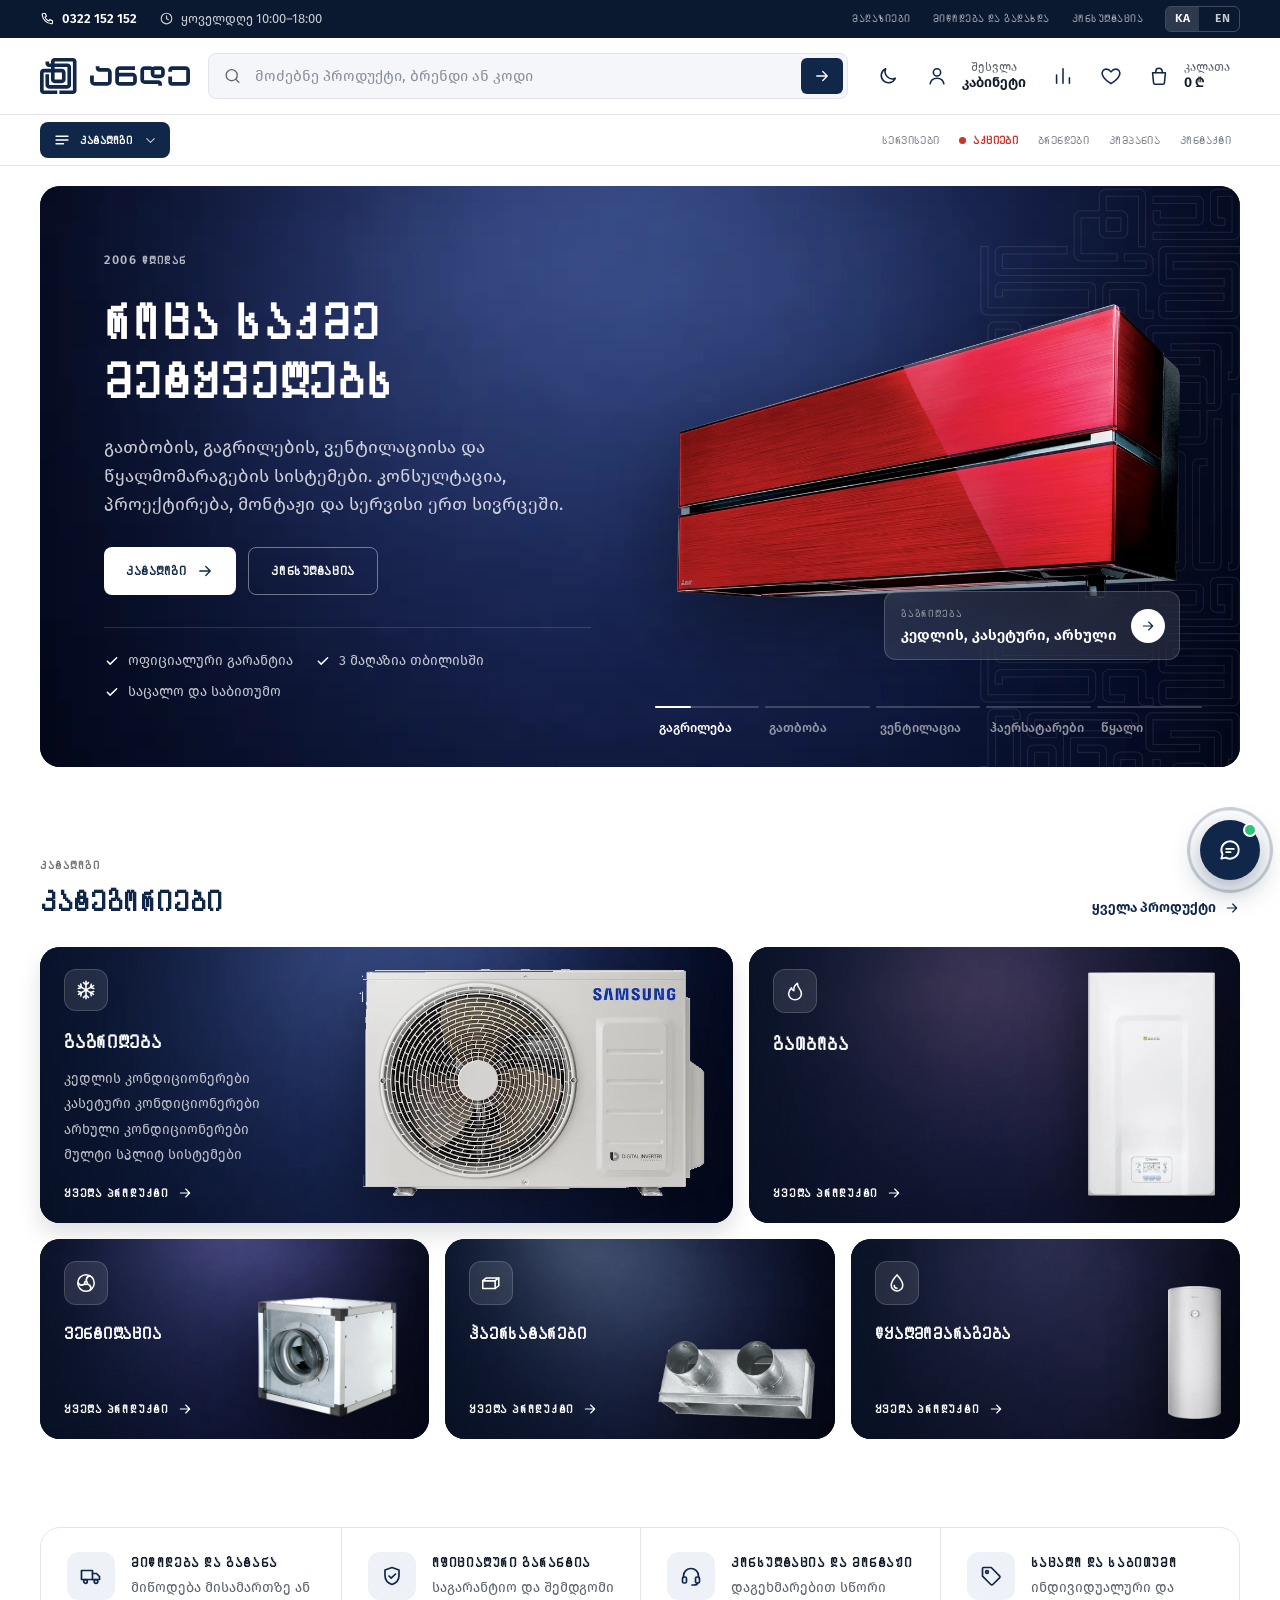
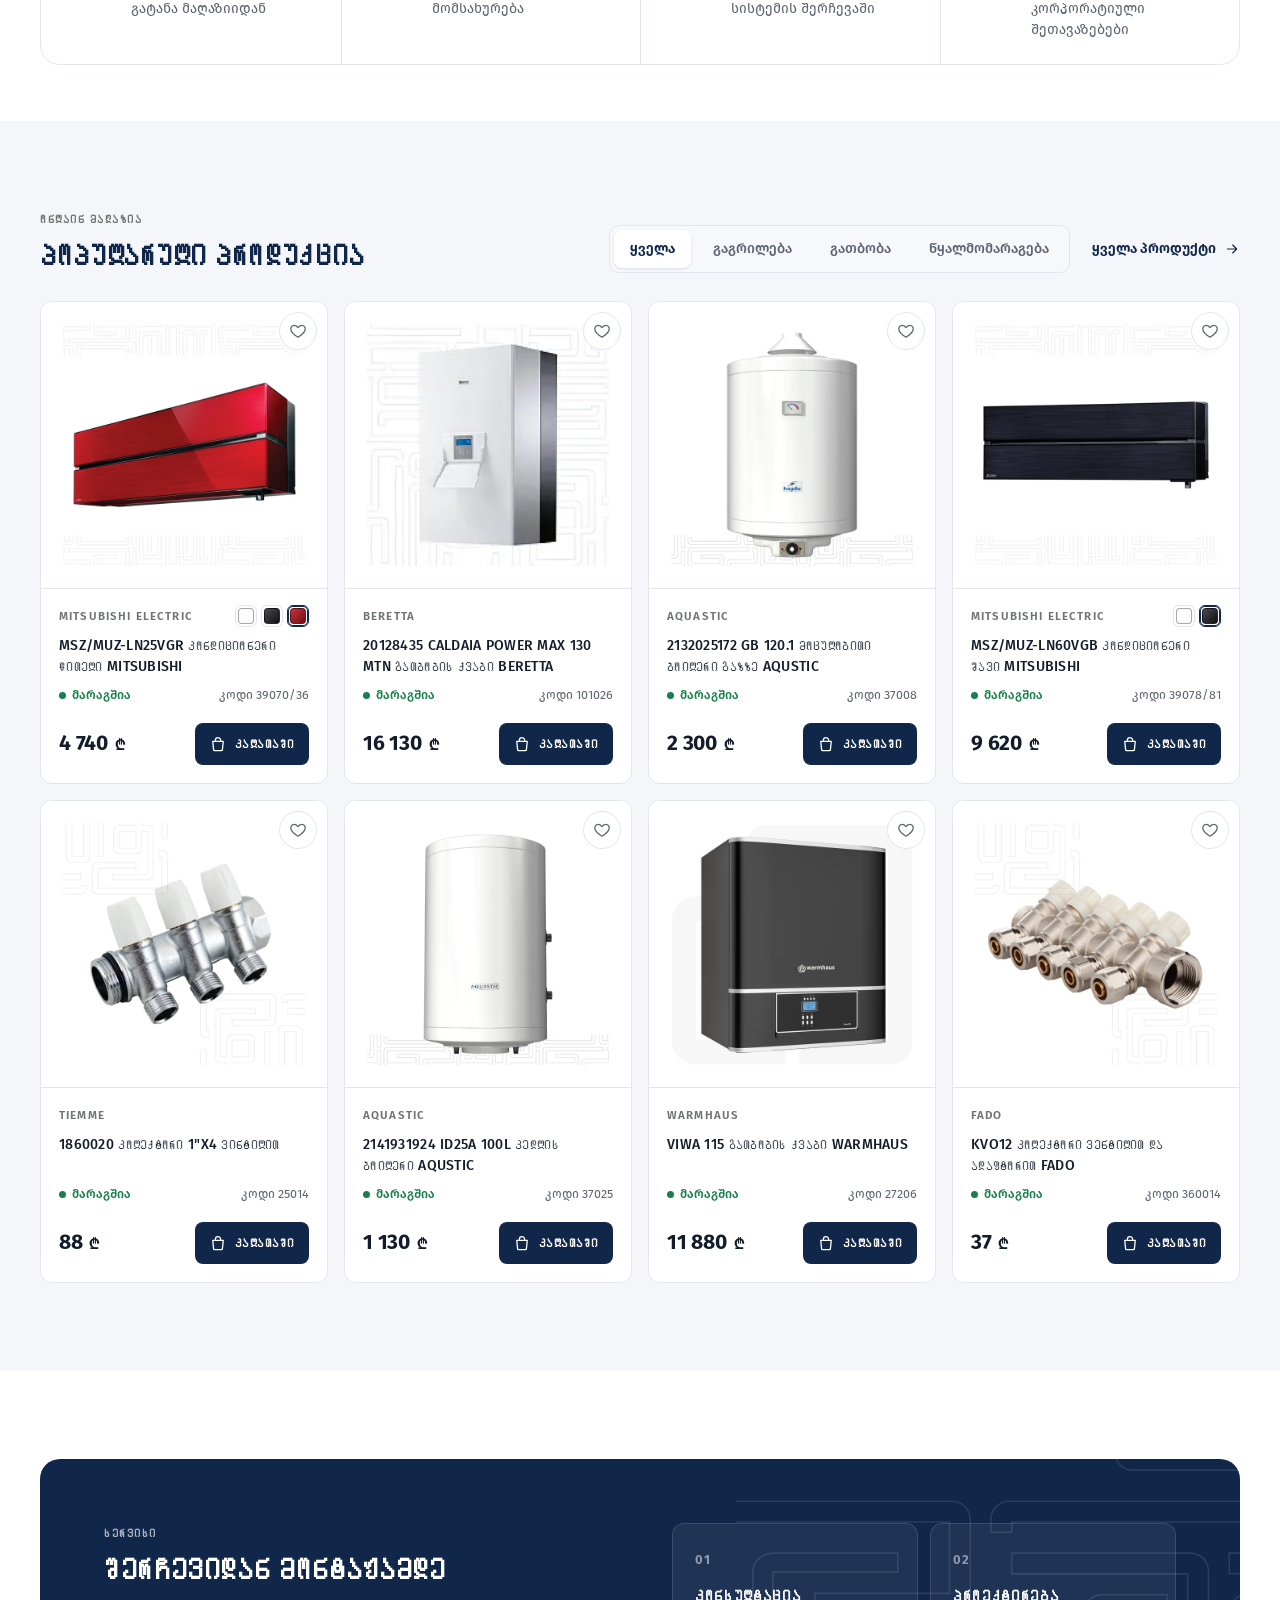
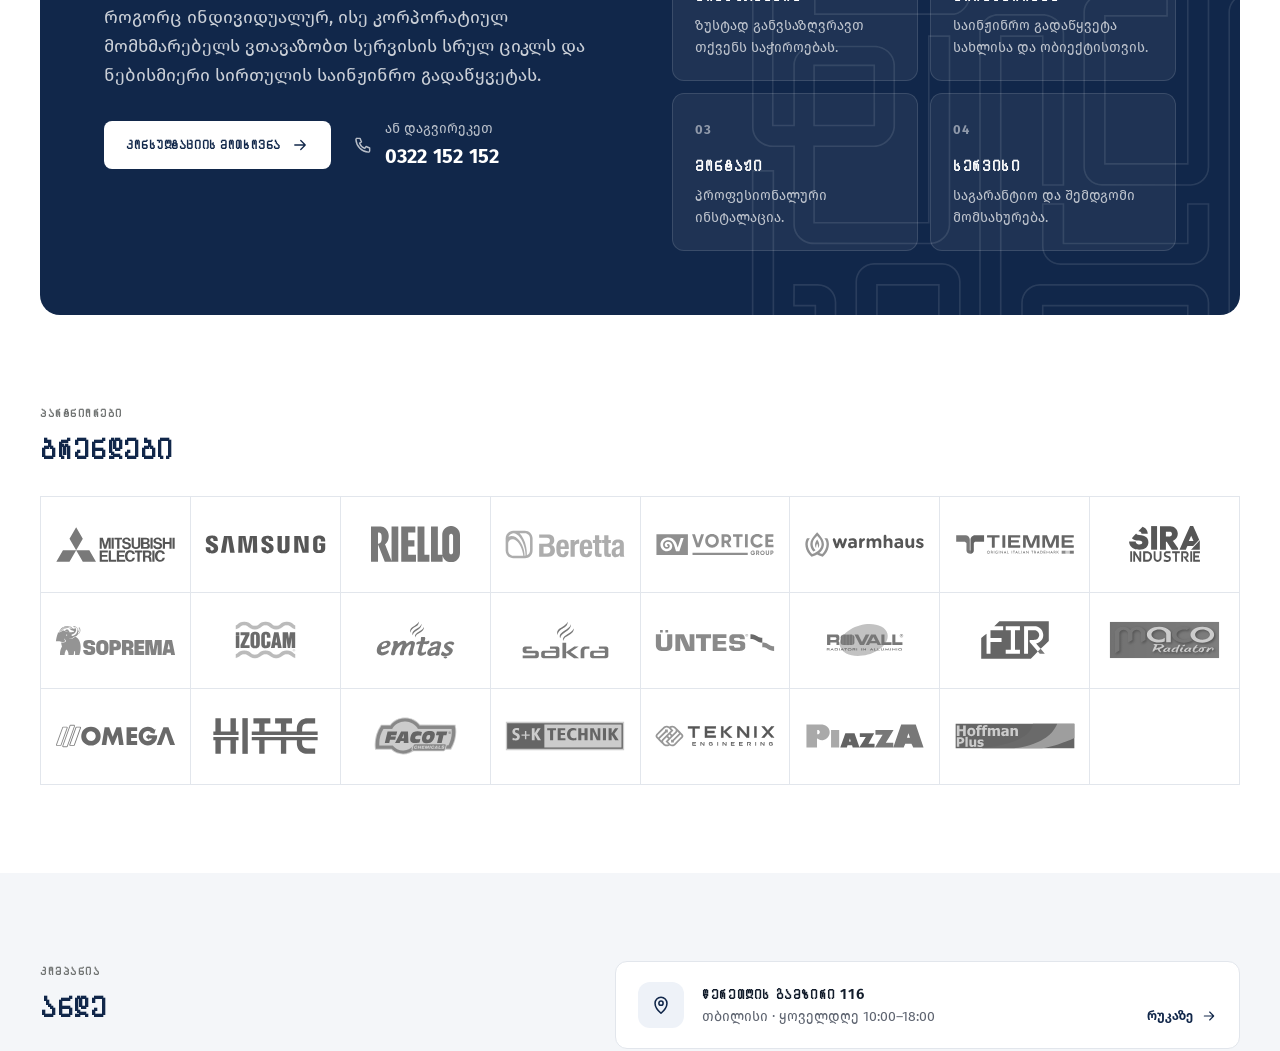
<file: index.html>
<!doctype html>
<html lang="ka">
<head>
<meta charset="utf-8">
<meta name="viewport" content="width=device-width,initial-scale=1">
<title>ანდე · ახალი საიტის პროტოტიპი</title>
<meta name="robots" content="noindex">
<meta http-equiv="refresh" content="0; url=prototype/">
<link rel="icon" href="brand/logo/ande-symbol.svg" type="image/svg+xml">
</head>
<body>
<p><a href="prototype/">ანდე · ახალი საიტის პროტოტიპი</a></p>
</body>
</html>
</file>
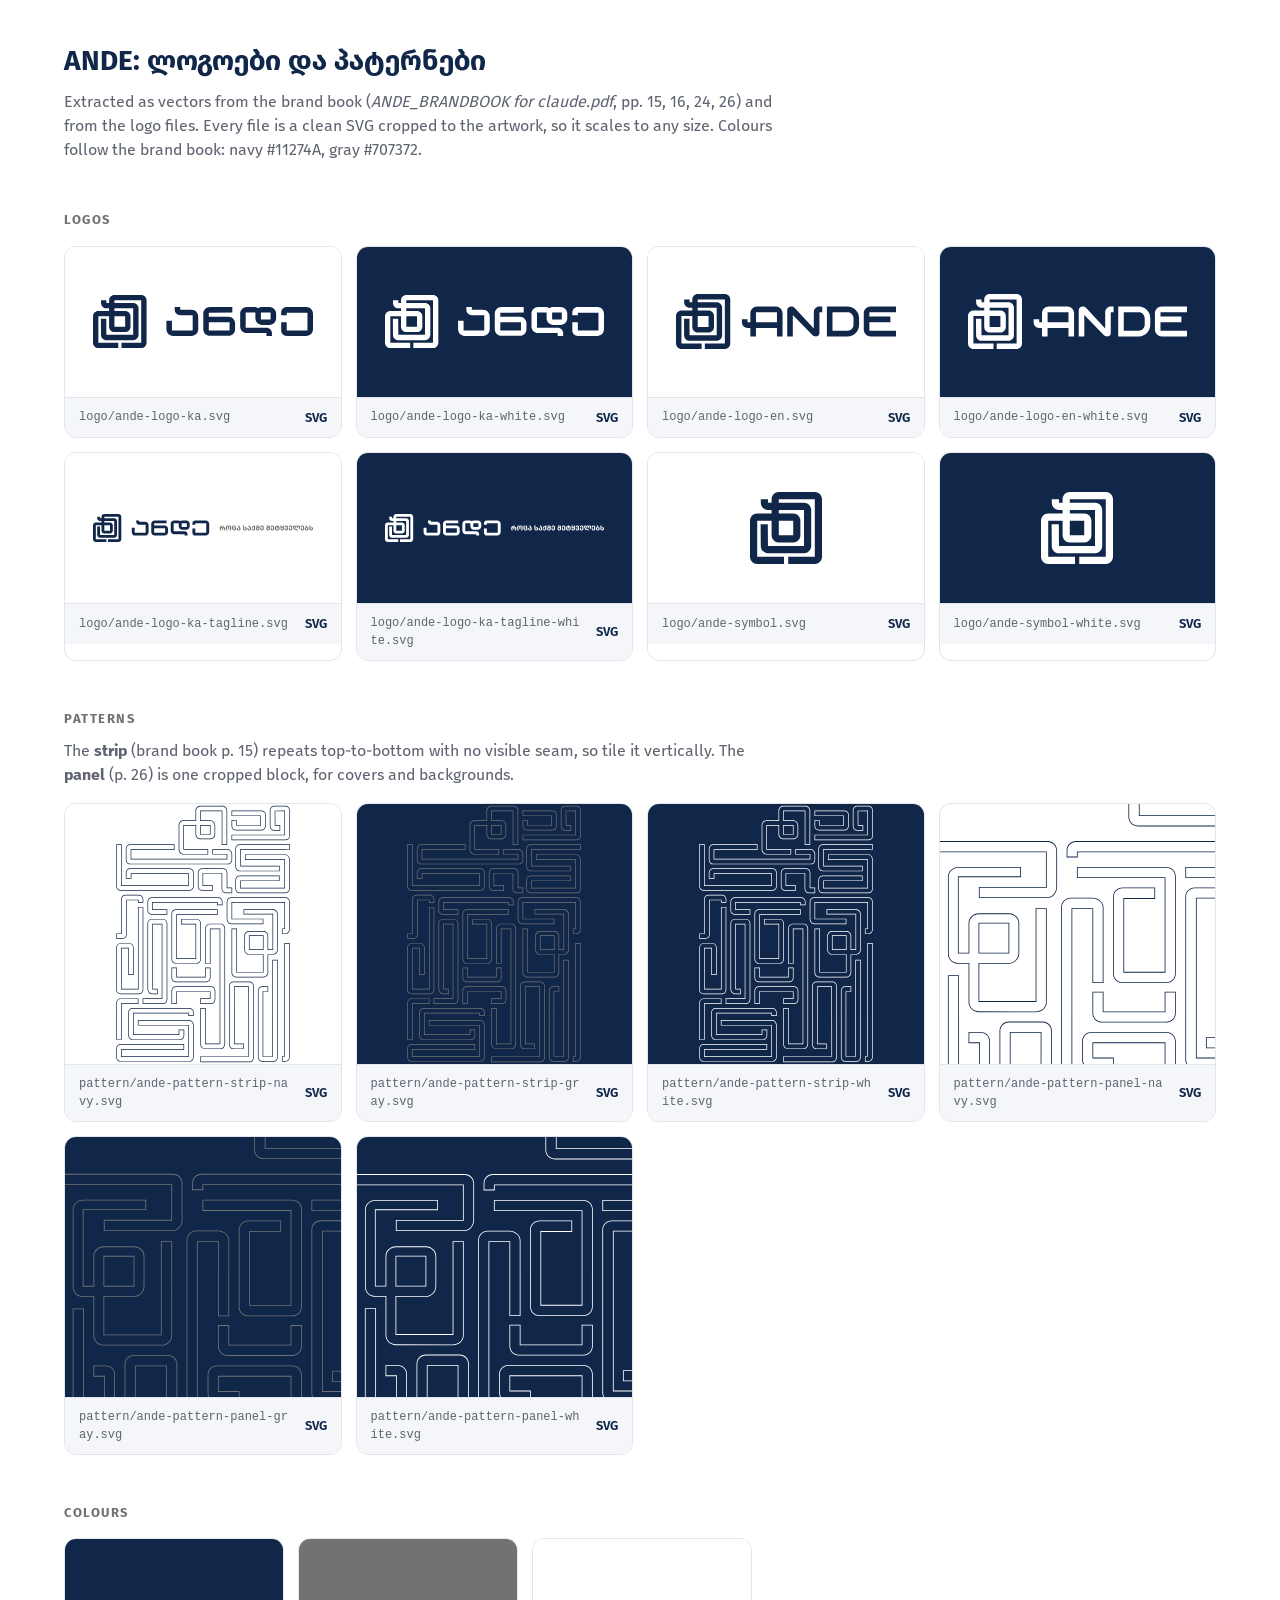
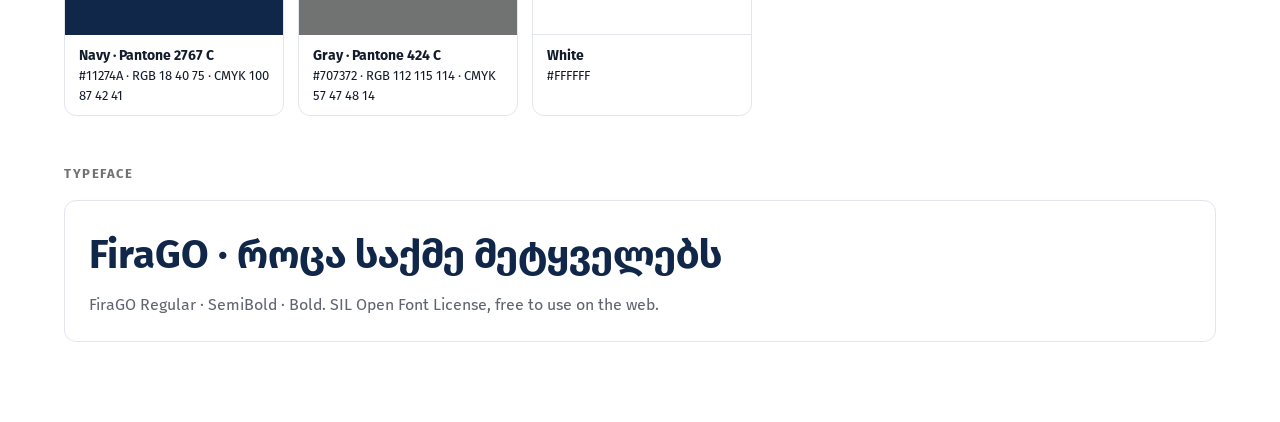
<file: brand/index.html>
<!doctype html>
<html lang="ka">
<head>
<meta charset="utf-8">
<meta name="viewport" content="width=device-width,initial-scale=1">
<title>ANDE · brand files</title>
<meta name="robots" content="noindex">
<style>
  @font-face{font-family:"FiraGO";src:url("../prototype/assets/fonts/FiraGO-Regular.ttf");font-weight:400}
  @font-face{font-family:"FiraGO";src:url("../prototype/assets/fonts/FiraGO-SemiBold.ttf");font-weight:600}
  @font-face{font-family:"FiraGO";src:url("../prototype/assets/fonts/FiraGO-Bold.ttf");font-weight:700}
  :root{--navy:#11274A;--gray:#707372;--line:#E2E6EC;--soft:#F4F6F9}
  *{box-sizing:border-box}
  body{margin:0;font-family:"FiraGO",system-ui,sans-serif;color:#121C2B;background:#fff;line-height:1.5}
  .wrap{max-width:1200px;margin:0 auto;padding:40px 24px 80px}
  h1{margin:0;font-size:28px;color:var(--navy)}
  h2{margin:48px 0 16px;font-size:13px;letter-spacing:.12em;text-transform:uppercase;color:var(--gray)}
  p.lead{margin:8px 0 0;color:#5E6470;max-width:720px}
  .grid{display:grid;grid-template-columns:repeat(auto-fill,minmax(260px,1fr));gap:14px}
  .card{border:1px solid var(--line);border-radius:12px;overflow:hidden;background:#fff}
  .card__art{height:150px;display:grid;place-items:center;padding:28px;background:#fff}
  .card__art.dark{background:var(--navy)}
  .card__art.pat{height:260px;padding:0;background-repeat:repeat-y;background-position:center top;background-size:auto 260px}
  .card__art img{max-width:100%;max-height:72px}
  .card__meta{display:flex;justify-content:space-between;align-items:center;gap:10px;padding:10px 14px;border-top:1px solid var(--line);background:var(--soft);font-size:13px}
  .card__meta code{font-size:12px;color:#5E6470;word-break:break-all}
  .card__meta a{flex:none;color:var(--navy);font-weight:600;text-decoration:none}
  .sw{display:flex;gap:14px;flex-wrap:wrap}
  .sw div{width:220px;border:1px solid var(--line);border-radius:12px;overflow:hidden}
  .sw i{display:block;height:96px}
  .sw p{margin:0;padding:10px 14px;font-size:13px}
  .sw b{display:block;font-size:14px}
  .type{padding:24px;border:1px solid var(--line);border-radius:12px}
  .type .big{font-size:40px;font-weight:700;color:var(--navy)}
</style>
</head>
<body>
<div class="wrap">
  <h1>ANDE: ლოგოები და პატერნები</h1>
  <p class="lead">Extracted as vectors from the brand book (<i>ANDE_BRANDBOOK for claude.pdf</i>, pp. 15, 16, 24, 26) and from the logo files. Every file is a clean SVG cropped to the artwork, so it scales to any size. Colours follow the brand book: navy #11274A, gray #707372.</p>

  <h2>Logos</h2>
  <div class="grid">
    <div class="card"><div class="card__art"><img src="logo/ande-logo-ka.svg" alt=""></div><div class="card__meta"><code>logo/ande-logo-ka.svg</code><a href="logo/ande-logo-ka.svg" download>SVG</a></div></div>
    <div class="card"><div class="card__art dark"><img src="logo/ande-logo-ka-white.svg" alt=""></div><div class="card__meta"><code>logo/ande-logo-ka-white.svg</code><a href="logo/ande-logo-ka-white.svg" download>SVG</a></div></div>
    <div class="card"><div class="card__art"><img src="logo/ande-logo-en.svg" alt=""></div><div class="card__meta"><code>logo/ande-logo-en.svg</code><a href="logo/ande-logo-en.svg" download>SVG</a></div></div>
    <div class="card"><div class="card__art dark"><img src="logo/ande-logo-en-white.svg" alt=""></div><div class="card__meta"><code>logo/ande-logo-en-white.svg</code><a href="logo/ande-logo-en-white.svg" download>SVG</a></div></div>
    <div class="card"><div class="card__art"><img src="logo/ande-logo-ka-tagline.svg" alt=""></div><div class="card__meta"><code>logo/ande-logo-ka-tagline.svg</code><a href="logo/ande-logo-ka-tagline.svg" download>SVG</a></div></div>
    <div class="card"><div class="card__art dark"><img src="logo/ande-logo-ka-tagline-white.svg" alt=""></div><div class="card__meta"><code>logo/ande-logo-ka-tagline-white.svg</code><a href="logo/ande-logo-ka-tagline-white.svg" download>SVG</a></div></div>
    <div class="card"><div class="card__art"><img src="logo/ande-symbol.svg" alt=""></div><div class="card__meta"><code>logo/ande-symbol.svg</code><a href="logo/ande-symbol.svg" download>SVG</a></div></div>
    <div class="card"><div class="card__art dark"><img src="logo/ande-symbol-white.svg" alt=""></div><div class="card__meta"><code>logo/ande-symbol-white.svg</code><a href="logo/ande-symbol-white.svg" download>SVG</a></div></div>
  </div>

  <h2>Patterns</h2>
  <p class="lead" style="margin:-6px 0 16px">The <b>strip</b> (brand book p. 15) repeats top-to-bottom with no visible seam, so tile it vertically. The <b>panel</b> (p. 26) is one cropped block, for covers and backgrounds.</p>
  <div class="grid">
    <div class="card"><div class="card__art pat" style="background-image:url(pattern/ande-pattern-strip-navy.svg)"></div><div class="card__meta"><code>pattern/ande-pattern-strip-navy.svg</code><a href="pattern/ande-pattern-strip-navy.svg" download>SVG</a></div></div>
    <div class="card"><div class="card__art pat dark" style="background-image:url(pattern/ande-pattern-strip-gray.svg)"></div><div class="card__meta"><code>pattern/ande-pattern-strip-gray.svg</code><a href="pattern/ande-pattern-strip-gray.svg" download>SVG</a></div></div>
    <div class="card"><div class="card__art pat dark" style="background-image:url(pattern/ande-pattern-strip-white.svg)"></div><div class="card__meta"><code>pattern/ande-pattern-strip-white.svg</code><a href="pattern/ande-pattern-strip-white.svg" download>SVG</a></div></div>
    <div class="card"><div class="card__art pat" style="background:url(pattern/ande-pattern-panel-navy.svg) center/cover no-repeat"></div><div class="card__meta"><code>pattern/ande-pattern-panel-navy.svg</code><a href="pattern/ande-pattern-panel-navy.svg" download>SVG</a></div></div>
    <div class="card"><div class="card__art pat dark" style="background:var(--navy) url(pattern/ande-pattern-panel-gray.svg) center/cover no-repeat"></div><div class="card__meta"><code>pattern/ande-pattern-panel-gray.svg</code><a href="pattern/ande-pattern-panel-gray.svg" download>SVG</a></div></div>
    <div class="card"><div class="card__art pat dark" style="background:var(--navy) url(pattern/ande-pattern-panel-white.svg) center/cover no-repeat"></div><div class="card__meta"><code>pattern/ande-pattern-panel-white.svg</code><a href="pattern/ande-pattern-panel-white.svg" download>SVG</a></div></div>
  </div>

  <h2>Colours</h2>
  <div class="sw">
    <div><i style="background:#11274A"></i><p><b>Navy · Pantone 2767 C</b>#11274A · RGB 18 40 75 · CMYK 100 87 42 41</p></div>
    <div><i style="background:#707372"></i><p><b>Gray · Pantone 424 C</b>#707372 · RGB 112 115 114 · CMYK 57 47 48 14</p></div>
    <div><i style="background:#fff;border-bottom:1px solid var(--line)"></i><p><b>White</b>#FFFFFF</p></div>
  </div>

  <h2>Typeface</h2>
  <div class="type"><div class="big">FiraGO · როცა საქმე მეტყველებს</div><p style="margin:8px 0 0;color:#5E6470">FiraGO Regular · SemiBold · Bold. SIL Open Font License, free to use on the web.</p></div>
</div>
</body>
</html>
</file>
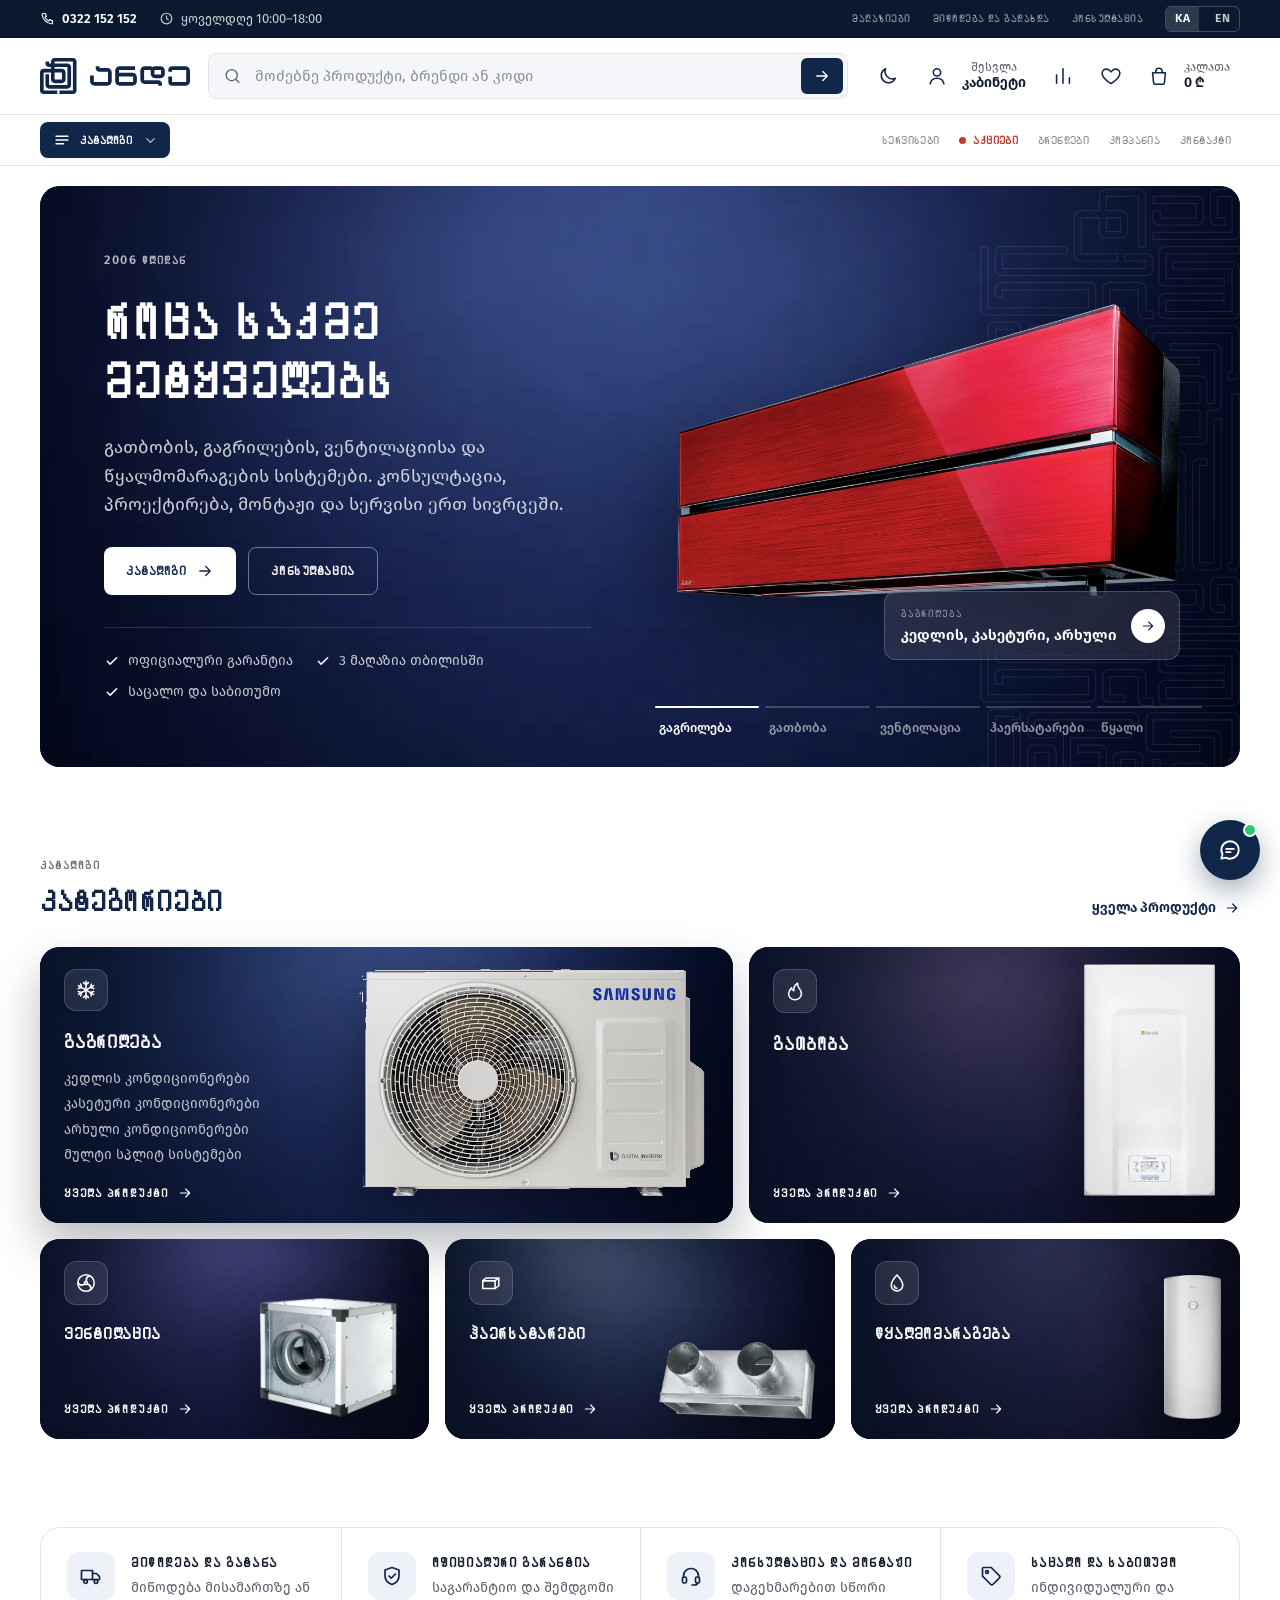
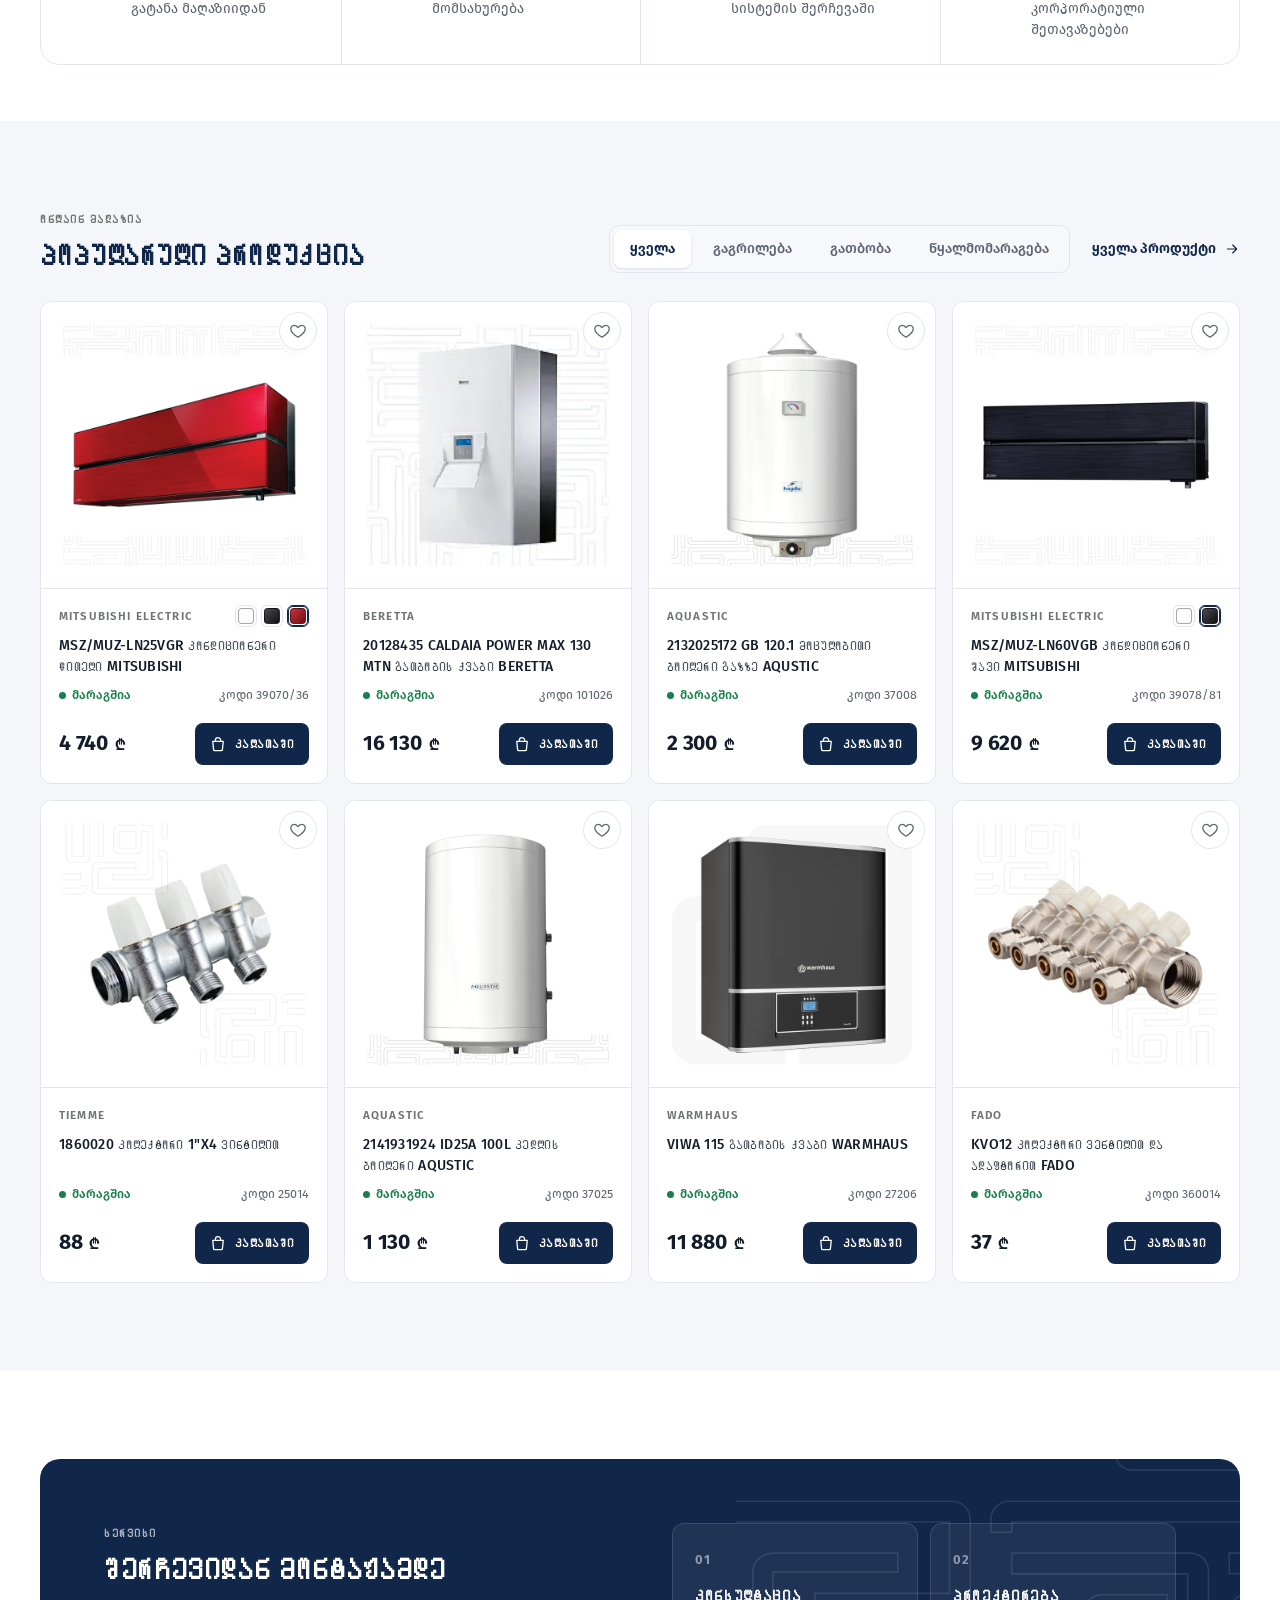
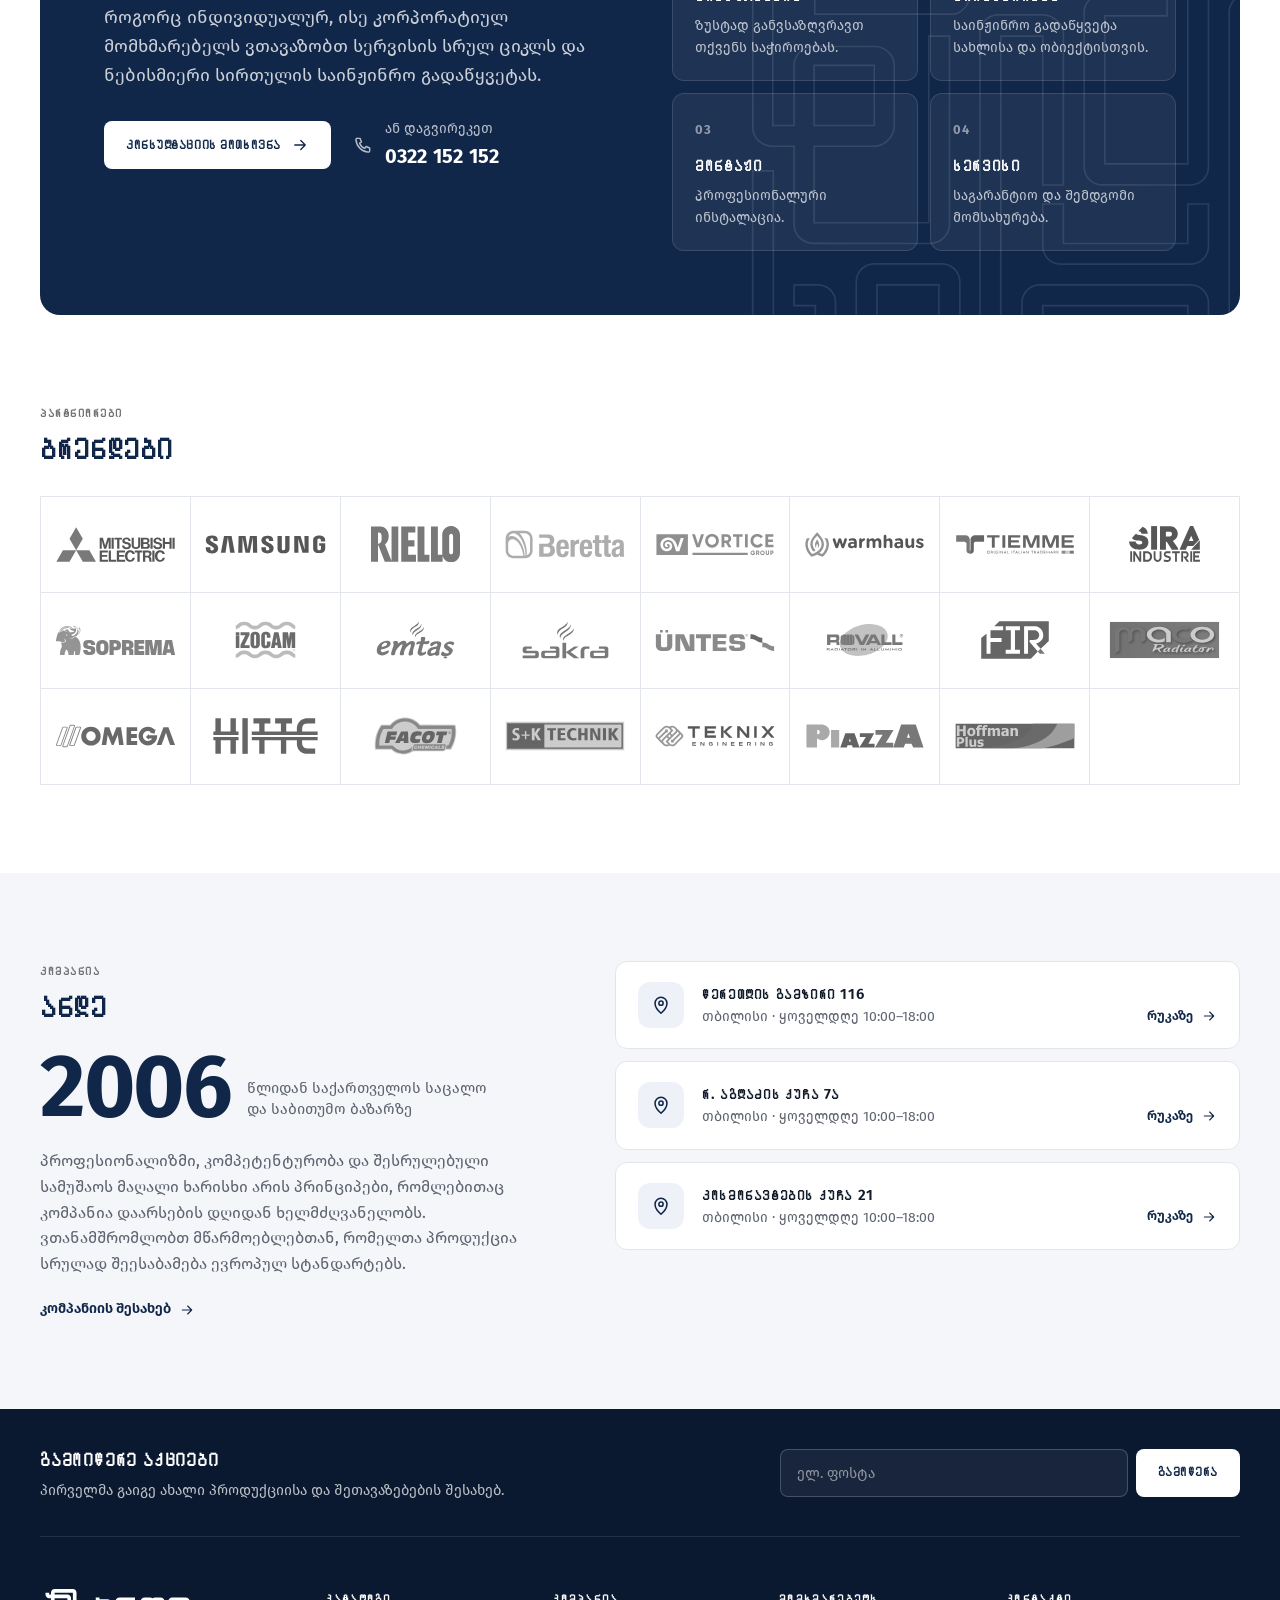
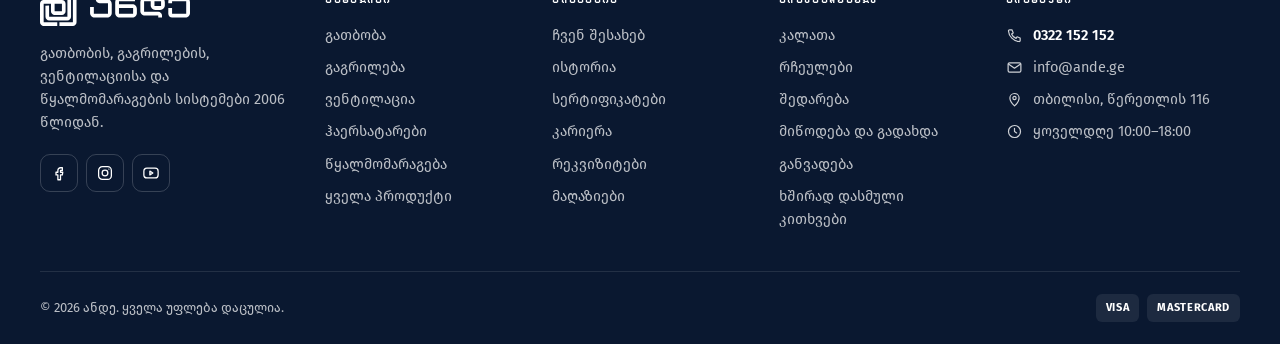
<file: prototype/index.html>
<!doctype html>
<html lang="ka">
<head>
<meta charset="utf-8">
<meta name="viewport" content="width=device-width,initial-scale=1">
<title>ანდე · გათბობა, გაგრილება, ვენტილაცია, წყალმომარაგება</title>
<meta name="description" content="ანდე: გათბობის, გაგრილების, ვენტილაციისა და წყალმომარაგების სისტემები 2006 წლიდან. კონსულტაცია, პროექტირება, მონტაჟი და საგარანტიო მომსახურება.">
<meta name="robots" content="noindex">
<meta name="theme-color" content="#11274A">
<script>try{var t=localStorage.getItem('ande-theme');if(!t)t=matchMedia('(prefers-color-scheme: dark)').matches?'dark':'light';document.documentElement.setAttribute('data-theme',t)}catch(e){}</script>
<link rel="icon" href="../brand/logo/ande-symbol.svg" type="image/svg+xml">
<link rel="stylesheet" href="assets/css/ande.css">
</head>
<body data-page="home">
<div data-layout="header"></div>

<main id="main">

<!-- ============ HERO ============ -->
<section class="hero" aria-label="ანდე">
  <div class="wrap">
    <div class="hero__card">
      <div class="hero__bg" aria-hidden="true">
        <img class="is-on" src="assets/img/categories/bg-cooling.webp" alt="">
        <img src="assets/img/categories/bg-heating.webp" alt="">
        <img src="assets/img/categories/bg-ventilation.webp" alt="">
        <img src="assets/img/categories/bg-air-ducts.webp" alt="">
        <img src="assets/img/categories/bg-water.webp" alt="">
      </div>
      <div class="hero__copy">
        <p class="eyebrow">2006 წლიდან</p>
        <h1>როცა საქმე მეტყველებს</h1>
        <p class="hero__lead">გათბობის, გაგრილების, ვენტილაციისა და წყალმომარაგების სისტემები. კონსულტაცია, პროექტირება, მონტაჟი და სერვისი ერთ სივრცეში.</p>
        <div class="hero__ctas">
          <a class="btn btn--light" href="catalog.html">კატალოგი<svg class="ico"><use href="#i-arrow"/></svg></a>
          <button class="btn btn--ghost" type="button" data-chat-open>კონსულტაცია</button>
        </div>
        <ul class="hero__trust">
          <li><svg class="ico"><use href="#i-check"/></svg>ოფიციალური გარანტია</li>
          <li><svg class="ico"><use href="#i-check"/></svg>3 მაღაზია თბილისში</li>
          <li><svg class="ico"><use href="#i-check"/></svg>საცალო და საბითუმო</li>
        </ul>
      </div>
      <div class="hero__stage">
        <div class="hero__shots">
          <a class="shot is-on" href="catalog.html?cat=cooling" id="shot-0">
            <img src="assets/img/categories/cooling-wall.webp" alt="Mitsubishi Electric კედლის კონდიციონერი" width="900" height="526">
            <span class="shot__tag"><span><small>გაგრილება</small><b>კედლის, კასეტური, არხული</b></span><span class="go"><svg class="ico"><use href="#i-arrow"/></svg></span></span>
          </a>
          <a class="shot" href="catalog.html?cat=heating" id="shot-1">
            <img src="assets/img/categories/heating-burner.webp" alt="Riello სანთურა" width="900" height="856" loading="lazy">
            <span class="shot__tag"><span><small>გათბობა</small><b>ქვაბები და სანთურები</b></span><span class="go"><svg class="ico"><use href="#i-arrow"/></svg></span></span>
          </a>
          <a class="shot" href="catalog.html?cat=ventilation" id="shot-2">
            <img src="assets/img/categories/vent-recovery.webp" alt="Vortice რეკუპერატორი" width="825" height="900" loading="lazy">
            <span class="shot__tag"><span><small>ვენტილაცია</small><b>რეკუპერაცია და ვენტილატორები</b></span><span class="go"><svg class="ico"><use href="#i-arrow"/></svg></span></span>
          </a>
          <a class="shot" href="catalog.html?cat=ducts" id="shot-3">
            <img src="assets/img/categories/ducts-duct.webp" alt="მართკუთხა ჰაერსატარი" width="900" height="649" loading="lazy">
            <span class="shot__tag"><span><small>ჰაერსატარები</small><b>ჰაერსატარები და ცხაურები</b></span><span class="go"><svg class="ico"><use href="#i-arrow"/></svg></span></span>
          </a>
          <a class="shot" href="catalog.html?cat=water" id="shot-4">
            <img src="assets/img/categories/heating-underfloor.webp" alt="კოლექტორი" width="900" height="493" loading="lazy">
            <span class="shot__tag"><span><small>წყალმომარაგება</small><b>მილები, ფიტინგები, ბოილერები</b></span><span class="go"><svg class="ico"><use href="#i-arrow"/></svg></span></span>
          </a>
        </div>
        <div class="hero__tabs" role="tablist" aria-label="კატეგორიები">
          <button class="htab" id="htab-0" role="tab" aria-selected="true" aria-controls="shot-0">გაგრილება</button>
          <button class="htab" id="htab-1" role="tab" aria-selected="false" aria-controls="shot-1">გათბობა</button>
          <button class="htab" id="htab-2" role="tab" aria-selected="false" aria-controls="shot-2">ვენტილაცია</button>
          <button class="htab" id="htab-3" role="tab" aria-selected="false" aria-controls="shot-3">ჰაერსატარები</button>
          <button class="htab" id="htab-4" role="tab" aria-selected="false" aria-controls="shot-4">წყალი</button>
        </div>
      </div>
    </div>
  </div>
</section>

<!-- ============ CATEGORIES ============ -->
<section class="section" id="categories" aria-labelledby="cat-h">
  <div class="wrap">
    <div class="shead">
      <div><p class="eyebrow">კატალოგი</p><h2 class="h2" id="cat-h">კატეგორიები</h2></div>
      <a class="link-arrow" href="catalog.html">ყველა პროდუქტი<svg class="ico"><use href="#i-arrow"/></svg></a>
    </div>
    <div class="bento" data-bento>
      <article class="tile tile--w7">
        <img class="tile__bg" src="assets/img/categories/bg-cooling.webp" alt="" loading="lazy">
        <img class="tile__img" src="assets/img/categories/cooling-outdoor.webp" alt="" loading="lazy">
        <span class="tile__icon"><svg class="ico"><use href="#i-snow"/></svg></span>
        <h3><a href="catalog.html?cat=cooling">გაგრილება</a></h3>
        <div class="tile__subs"><a href="catalog.html?cat=cooling&amp;sub=wall">კედლის კონდიციონერები</a><a href="catalog.html?cat=cooling&amp;sub=cassette">კასეტური კონდიციონერები</a><a href="catalog.html?cat=cooling&amp;sub=ducted">არხული კონდიციონერები</a><a href="catalog.html?cat=cooling&amp;sub=multi">მულტი სპლიტ სისტემები</a></div>
        <span class="tile__more">ყველა პროდუქტი<svg class="ico"><use href="#i-arrow"/></svg></span>
      </article>
      <article class="tile tile--w5">
        <img class="tile__bg" src="assets/img/categories/bg-heating.webp" alt="" loading="lazy">
        <img class="tile__img" src="assets/img/categories/heating-boiler.webp" alt="" loading="lazy">
        <span class="tile__icon"><svg class="ico"><use href="#i-flame"/></svg></span>
        <h3><a href="catalog.html?cat=heating">გათბობა</a></h3>
        <div class="tile__subs"><a href="catalog.html?cat=heating&amp;sub=boilers">ქვაბები</a><a href="catalog.html?cat=heating&amp;sub=burners">სანთურები</a><a href="catalog.html?cat=heating&amp;sub=radiators">რადიატორები</a><a href="catalog.html?cat=heating&amp;sub=underfloor">იატაკის გათბობა</a></div>
        <span class="tile__more">ყველა პროდუქტი<svg class="ico"><use href="#i-arrow"/></svg></span>
      </article>
      <article class="tile">
        <img class="tile__bg" src="assets/img/categories/bg-ventilation.webp" alt="" loading="lazy">
        <img class="tile__img" src="assets/img/categories/vent-commercial.webp" alt="" loading="lazy">
        <span class="tile__icon"><svg class="ico"><use href="#i-fan"/></svg></span>
        <h3><a href="catalog.html?cat=ventilation">ვენტილაცია</a></h3>
        <div class="tile__subs"><a href="catalog.html?cat=ventilation&amp;sub=vent-residential">საყოფაცხოვრებო</a><a href="catalog.html?cat=ventilation&amp;sub=vent-commercial">კომერციული</a><a href="catalog.html?cat=ventilation&amp;sub=vent-recovery">რეკუპერატორები</a></div>
        <span class="tile__more">ყველა პროდუქტი<svg class="ico"><use href="#i-arrow"/></svg></span>
      </article>
      <article class="tile">
        <img class="tile__bg" src="assets/img/categories/bg-air-ducts.webp" alt="" loading="lazy">
        <img class="tile__img" src="assets/img/categories/ducts-plenum.webp" alt="" loading="lazy">
        <span class="tile__icon"><svg class="ico"><use href="#i-duct"/></svg></span>
        <h3><a href="catalog.html?cat=ducts">ჰაერსატარები</a></h3>
        <div class="tile__subs"><a href="catalog.html?cat=ducts&amp;sub=duct-ducts">ჰაერსატარები</a><a href="catalog.html?cat=ducts&amp;sub=duct-grilles">ცხაურები</a><a href="catalog.html?cat=ducts&amp;sub=duct-acc">აქსესუარები</a></div>
        <span class="tile__more">ყველა პროდუქტი<svg class="ico"><use href="#i-arrow"/></svg></span>
      </article>
      <article class="tile">
        <img class="tile__bg" src="assets/img/categories/bg-water.webp" alt="" loading="lazy">
        <img class="tile__img" src="assets/img/categories/heating-water-heater.webp" alt="" loading="lazy">
        <span class="tile__icon"><svg class="ico"><use href="#i-drop"/></svg></span>
        <h3><a href="catalog.html?cat=water">წყალმომარაგება</a></h3>
        <div class="tile__subs"><a href="catalog.html?cat=water&amp;sub=pipes">მილები და ფიტინგები</a><a href="catalog.html?cat=water&amp;sub=heaters">წყლის გამაცხელებლები</a><a href="catalog.html?cat=water&amp;sub=filters">ფილტრები</a></div>
        <span class="tile__more">ყველა პროდუქტი<svg class="ico"><use href="#i-arrow"/></svg></span>
      </article>
    </div>
  </div>
</section>

<!-- ============ PERKS ============ -->
<section class="section--tight" aria-label="რატომ ანდე" style="padding-top:0">
  <div class="wrap">
    <ul class="perks">
      <li class="perk"><span class="perk__ico"><svg class="ico"><use href="#i-truck"/></svg></span><div><h3>მიწოდება და გატანა</h3><p>მიწოდება მისამართზე ან გატანა მაღაზიიდან</p></div></li>
      <li class="perk"><span class="perk__ico"><svg class="ico"><use href="#i-shield"/></svg></span><div><h3>ოფიციალური გარანტია</h3><p>საგარანტიო და შემდგომი მომსახურება</p></div></li>
      <li class="perk"><span class="perk__ico"><svg class="ico"><use href="#i-headset"/></svg></span><div><h3>კონსულტაცია და მონტაჟი</h3><p>დაგეხმარებით სწორი სისტემის შერჩევაში</p></div></li>
      <li class="perk"><span class="perk__ico"><svg class="ico"><use href="#i-tag"/></svg></span><div><h3>საცალო და საბითუმო</h3><p>ინდივიდუალური და კორპორატიული შეთავაზებები</p></div></li>
    </ul>
  </div>
</section>

<!-- ============ POPULAR ============ -->
<section class="section section--soft" aria-labelledby="pop-h">
  <div class="wrap">
    <div class="shead">
      <div><p class="eyebrow">ონლაინ მაღაზია</p><h2 class="h2" id="pop-h">პოპულარული პროდუქცია</h2></div>
      <div class="shead__end">
        <div class="ptabs" role="tablist" aria-label="ფილტრი">
          <button class="ptab" role="tab" aria-selected="true" data-filter="all">ყველა</button>
          <button class="ptab" role="tab" aria-selected="false" data-filter="cooling">გაგრილება</button>
          <button class="ptab" role="tab" aria-selected="false" data-filter="heating">გათბობა</button>
          <button class="ptab" role="tab" aria-selected="false" data-filter="water">წყალმომარაგება</button>
        </div>
        <a class="link-arrow" href="catalog.html">ყველა პროდუქტი<svg class="ico"><use href="#i-arrow"/></svg></a>
      </div>
    </div>
    <div class="pgrid" data-pgrid></div>
  </div>
</section>

<!-- ============ SERVICE ============ -->
<section class="section" id="service" aria-labelledby="svc-h">
  <div class="wrap">
    <div class="service on-dark">
      <div>
        <p class="eyebrow">სერვისი</p>
        <h2 class="h2" id="svc-h">შერჩევიდან მონტაჟამდე</h2>
        <p class="service__lead">როგორც ინდივიდუალურ, ისე კორპორატიულ მომხმარებელს ვთავაზობთ სერვისის სრულ ციკლს და ნებისმიერი სირთულის საინჟინრო გადაწყვეტას.</p>
        <div class="service__ctas">
          <button class="btn btn--light" type="button" data-chat-open>კონსულტაციის მოთხოვნა<svg class="ico"><use href="#i-arrow"/></svg></button>
          <a class="service__phone" href="tel:+995322152152"><svg class="ico"><use href="#i-phone"/></svg><span>ან დაგვირეკეთ<b>0322 152 152</b></span></a>
        </div>
      </div>
      <ol class="steps">
        <li class="step"><span class="step__n">01</span><h3>კონსულტაცია</h3><p>ზუსტად განვსაზღვრავთ თქვენს საჭიროებას.</p></li>
        <li class="step"><span class="step__n">02</span><h3>პროექტირება</h3><p>საინჟინრო გადაწყვეტა სახლისა და ობიექტისთვის.</p></li>
        <li class="step"><span class="step__n">03</span><h3>მონტაჟი</h3><p>პროფესიონალური ინსტალაცია.</p></li>
        <li class="step"><span class="step__n">04</span><h3>სერვისი</h3><p>საგარანტიო და შემდგომი მომსახურება.</p></li>
      </ol>
    </div>
  </div>
</section>

<!-- ============ RECENTLY VIEWED (shown once there is history) ============ -->
<section class="section" aria-labelledby="rec-h" style="padding-top:0" data-recent hidden>
  <div class="wrap">
    <div class="shead"><div><p class="eyebrow">თქვენთვის</p><h2 class="h2" id="rec-h">ბოლოს ნანახი</h2></div></div>
    <div class="pgrid" data-recent-grid></div>
  </div>
</section>

<!-- ============ BRANDS ============ -->
<section class="section" id="brands" aria-labelledby="br-h" style="padding-top:0">
  <div class="wrap">
    <div class="shead"><div><p class="eyebrow">პარტნიორები</p><h2 class="h2" id="br-h">ბრენდები</h2></div></div>
    <div class="brands" data-brands="../brand/partners/"></div>
  </div>
</section>

<!-- ============ ABOUT + STORES ============ -->
<section class="section section--soft" id="about" aria-labelledby="ab-h">
  <div class="wrap about">
    <div>
      <p class="eyebrow">კომპანია</p>
      <h2 class="h2" id="ab-h">ანდე</h2>
      <div class="about__since"><b>2006</b><span>წლიდან საქართველოს საცალო<br>და საბითუმო ბაზარზე</span></div>
      <p class="about__text">პროფესიონალიზმი, კომპეტენტურობა და შესრულებული სამუშაოს მაღალი ხარისხი არის პრინციპები, რომლებითაც კომპანია დაარსების დღიდან ხელმძღვანელობს. ვთანამშრომლობთ მწარმოებლებთან, რომელთა პროდუქცია სრულად შეესაბამება ევროპულ სტანდარტებს.</p>
      <a class="link-arrow" href="about.html">კომპანიის შესახებ<svg class="ico"><use href="#i-arrow"/></svg></a>
    </div>
    <div id="stores">
      <ul class="stores" aria-label="მაღაზიები">
        <li class="store"><span class="store__pin"><svg class="ico"><use href="#i-pin"/></svg></span><div><h3>წერეთლის გამზირი 116</h3><p>თბილისი · ყოველდღე 10:00–18:00</p></div><a class="link-arrow store__map" href="https://www.google.com/maps/search/?api=1&amp;query=Tsereteli+Ave+116+Tbilisi" target="_blank" rel="noopener">რუკაზე<svg class="ico"><use href="#i-arrow"/></svg></a></li>
        <li class="store"><span class="store__pin"><svg class="ico"><use href="#i-pin"/></svg></span><div><h3>რ. აგლაძის ქუჩა 7ა</h3><p>თბილისი · ყოველდღე 10:00–18:00</p></div><a class="link-arrow store__map" href="https://www.google.com/maps/search/?api=1&amp;query=R.+Agladze+St+7a+Tbilisi" target="_blank" rel="noopener">რუკაზე<svg class="ico"><use href="#i-arrow"/></svg></a></li>
        <li class="store"><span class="store__pin"><svg class="ico"><use href="#i-pin"/></svg></span><div><h3>კოსმონავტების ქუჩა 21</h3><p>თბილისი · ყოველდღე 10:00–18:00</p></div><a class="link-arrow store__map" href="https://www.google.com/maps/search/?api=1&amp;query=Kosmonavtebi+St+21+Tbilisi" target="_blank" rel="noopener">რუკაზე<svg class="ico"><use href="#i-arrow"/></svg></a></li>
      </ul>
    </div>
  </div>
</section>

</main>

<div data-layout="footer"></div>
<script src="assets/js/data.js"></script>
<script src="assets/js/layout.js"></script>
<script src="assets/js/ande.js"></script>
<script src="assets/js/page-home.js"></script>
</body>
</html>
</file>
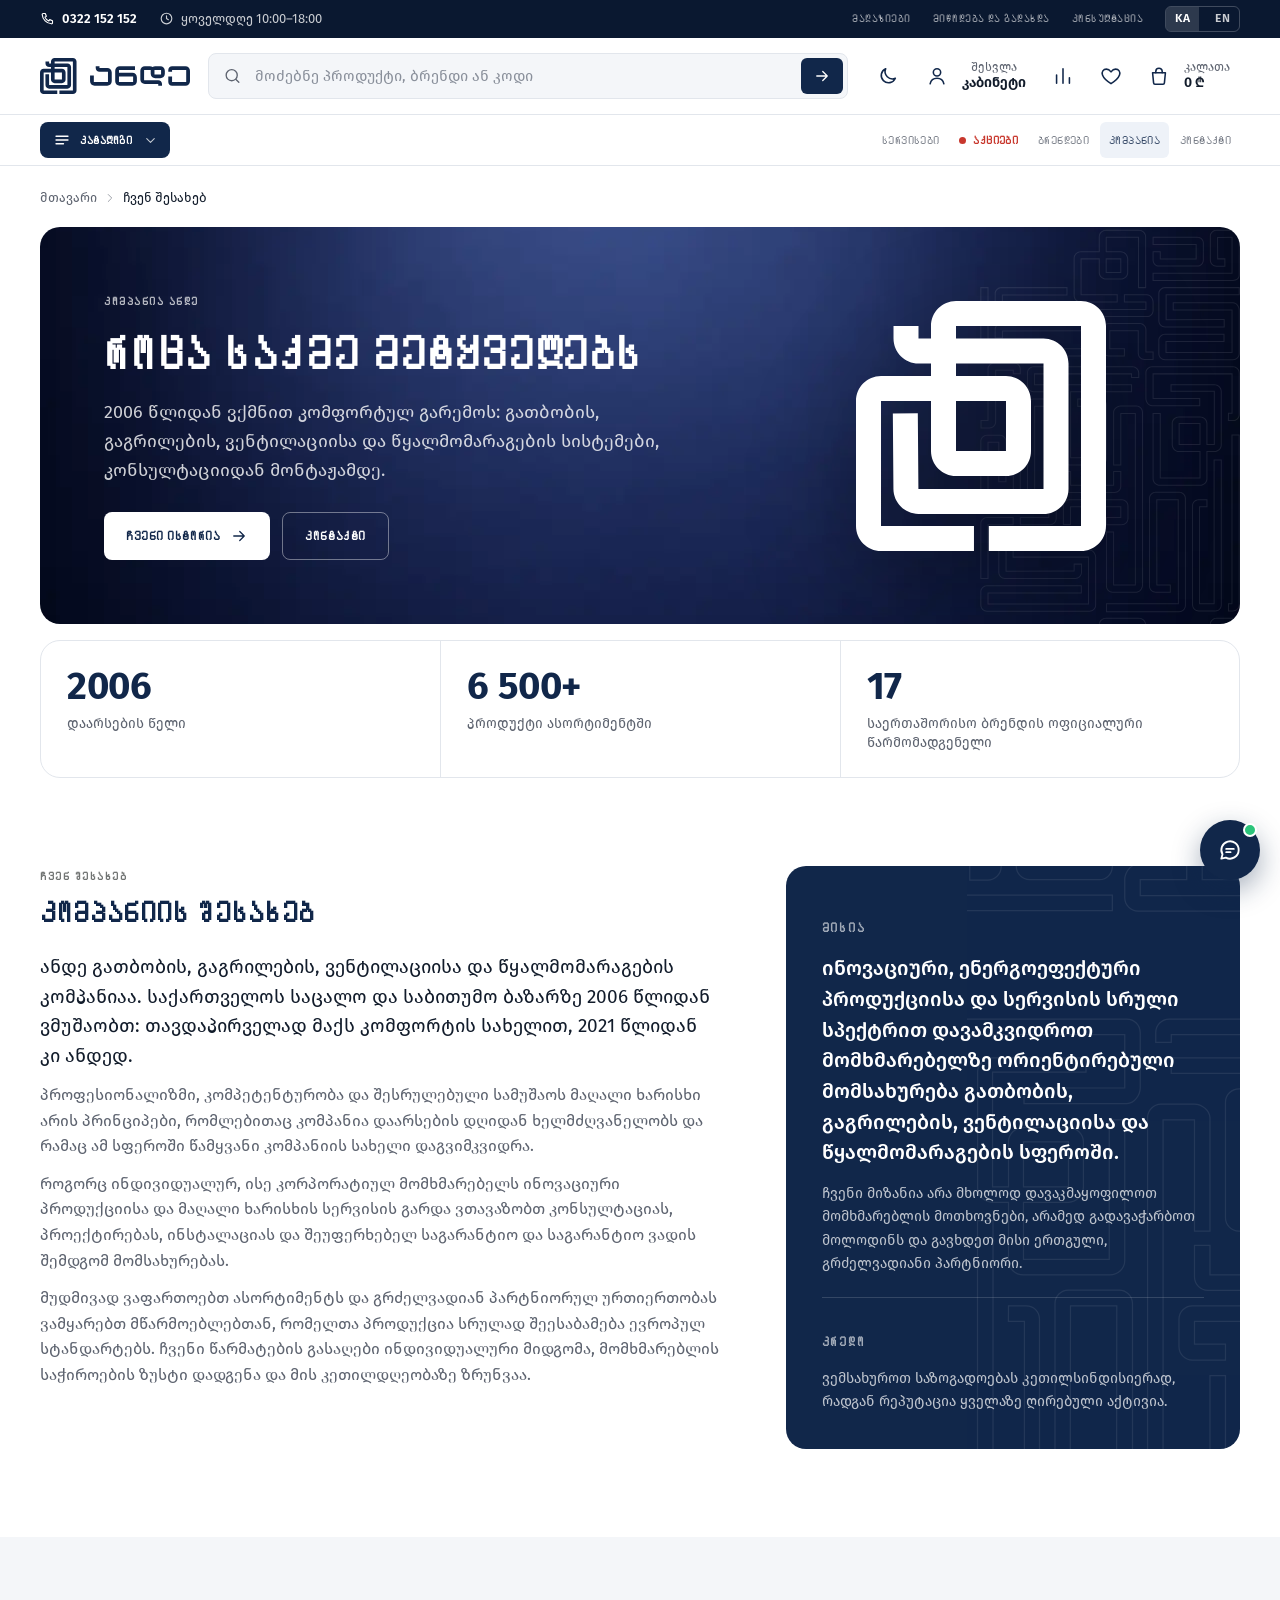
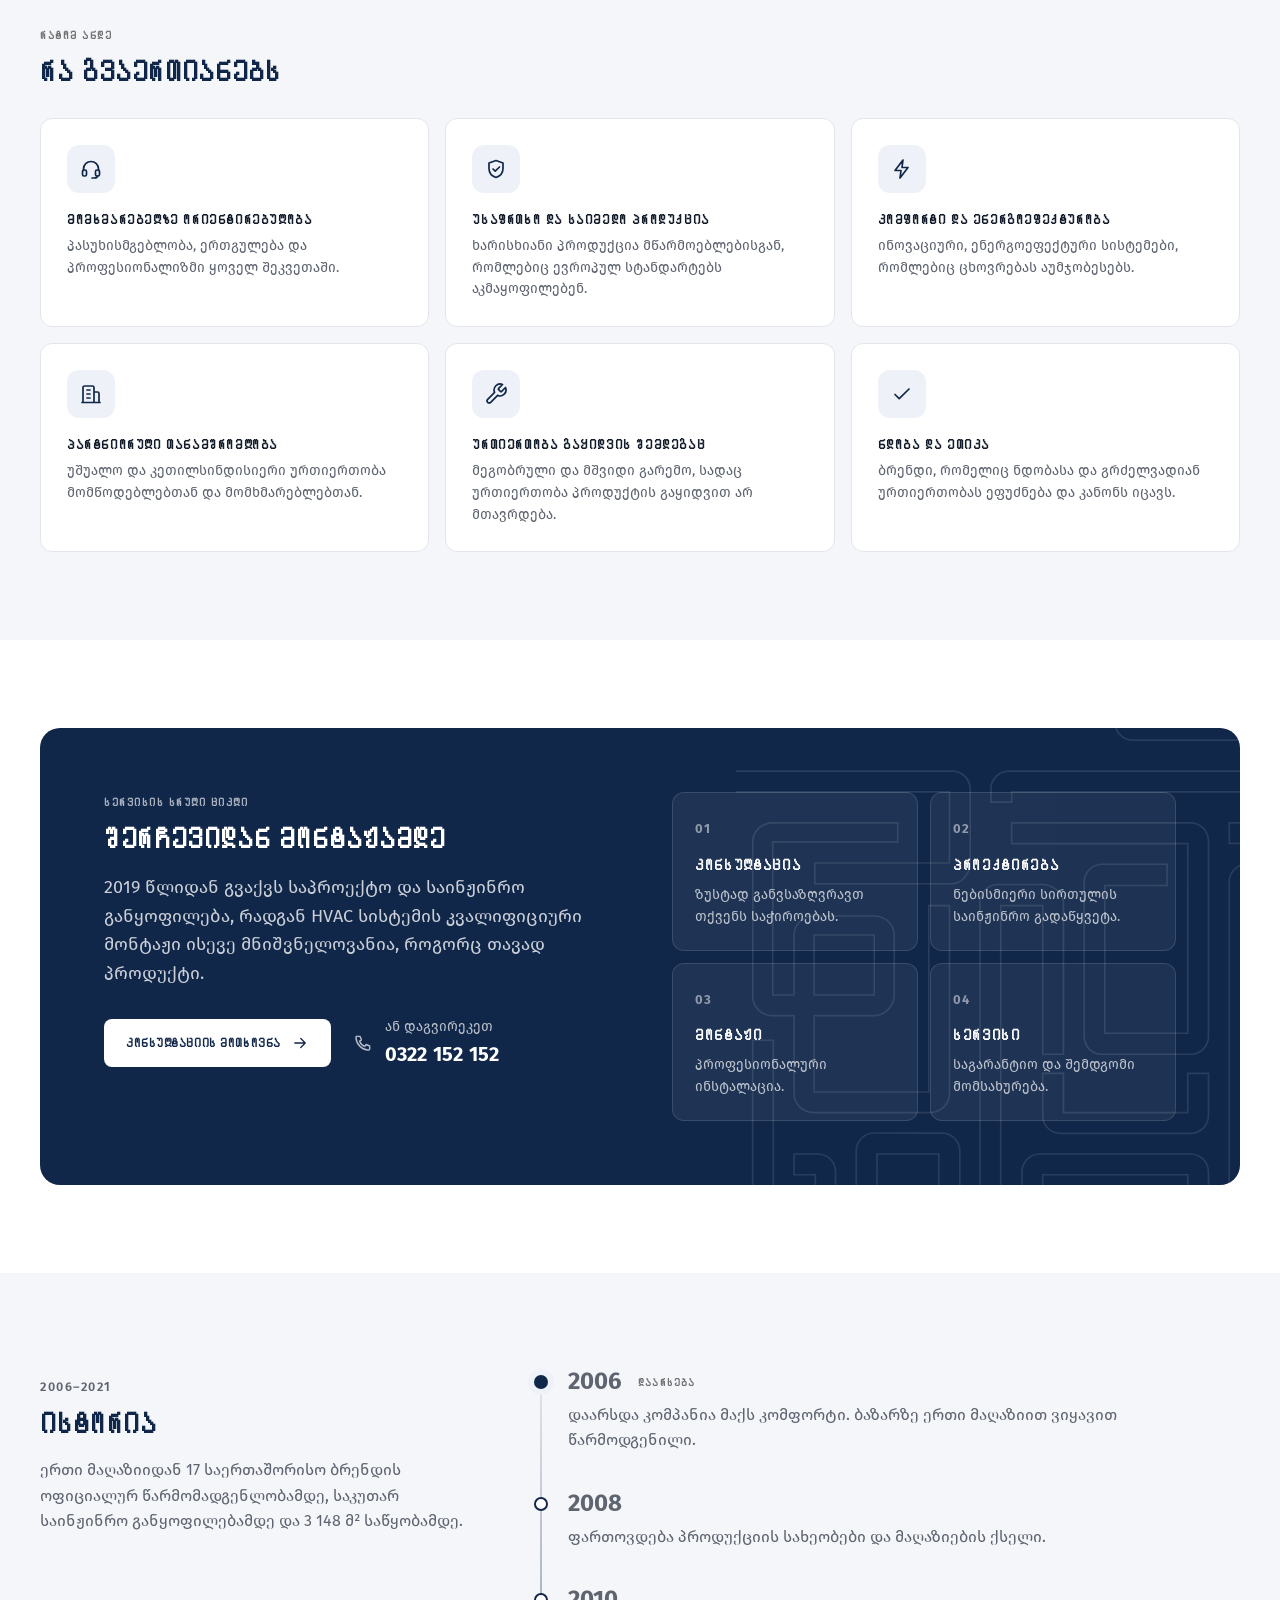
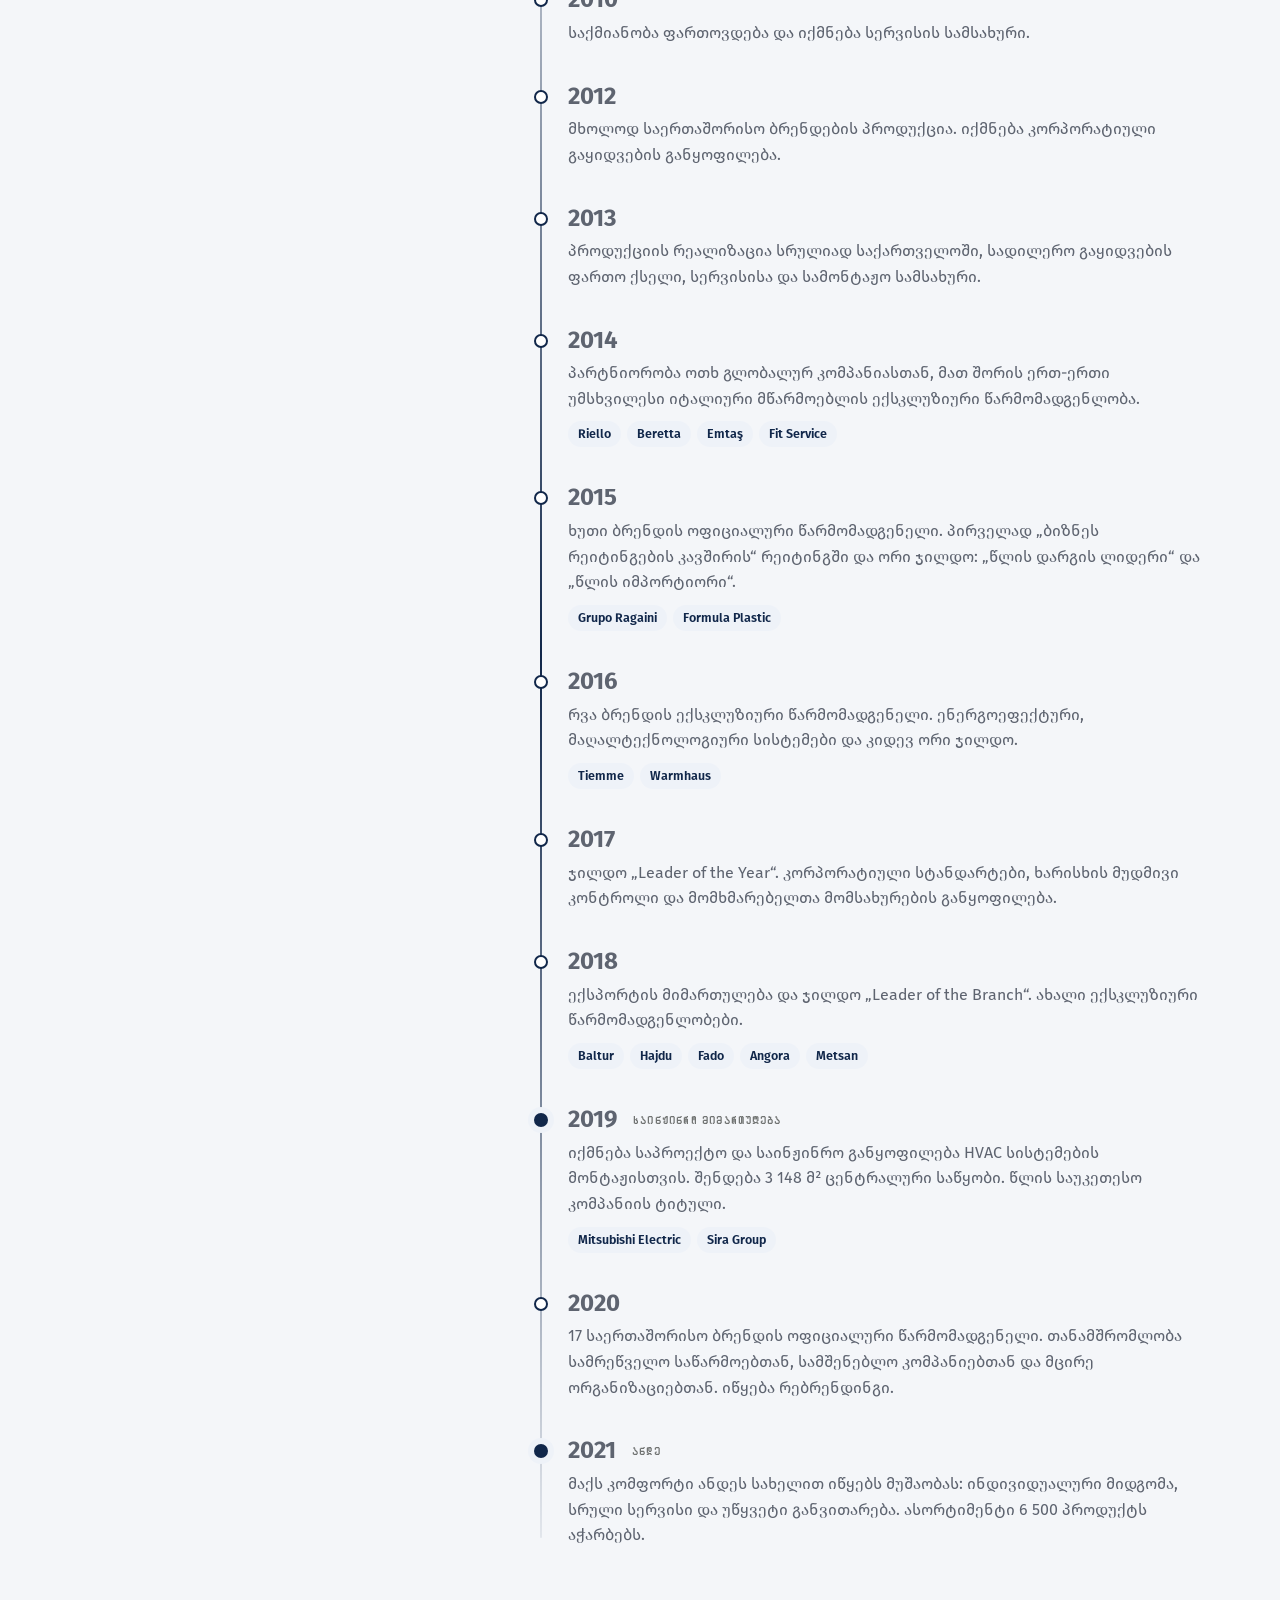
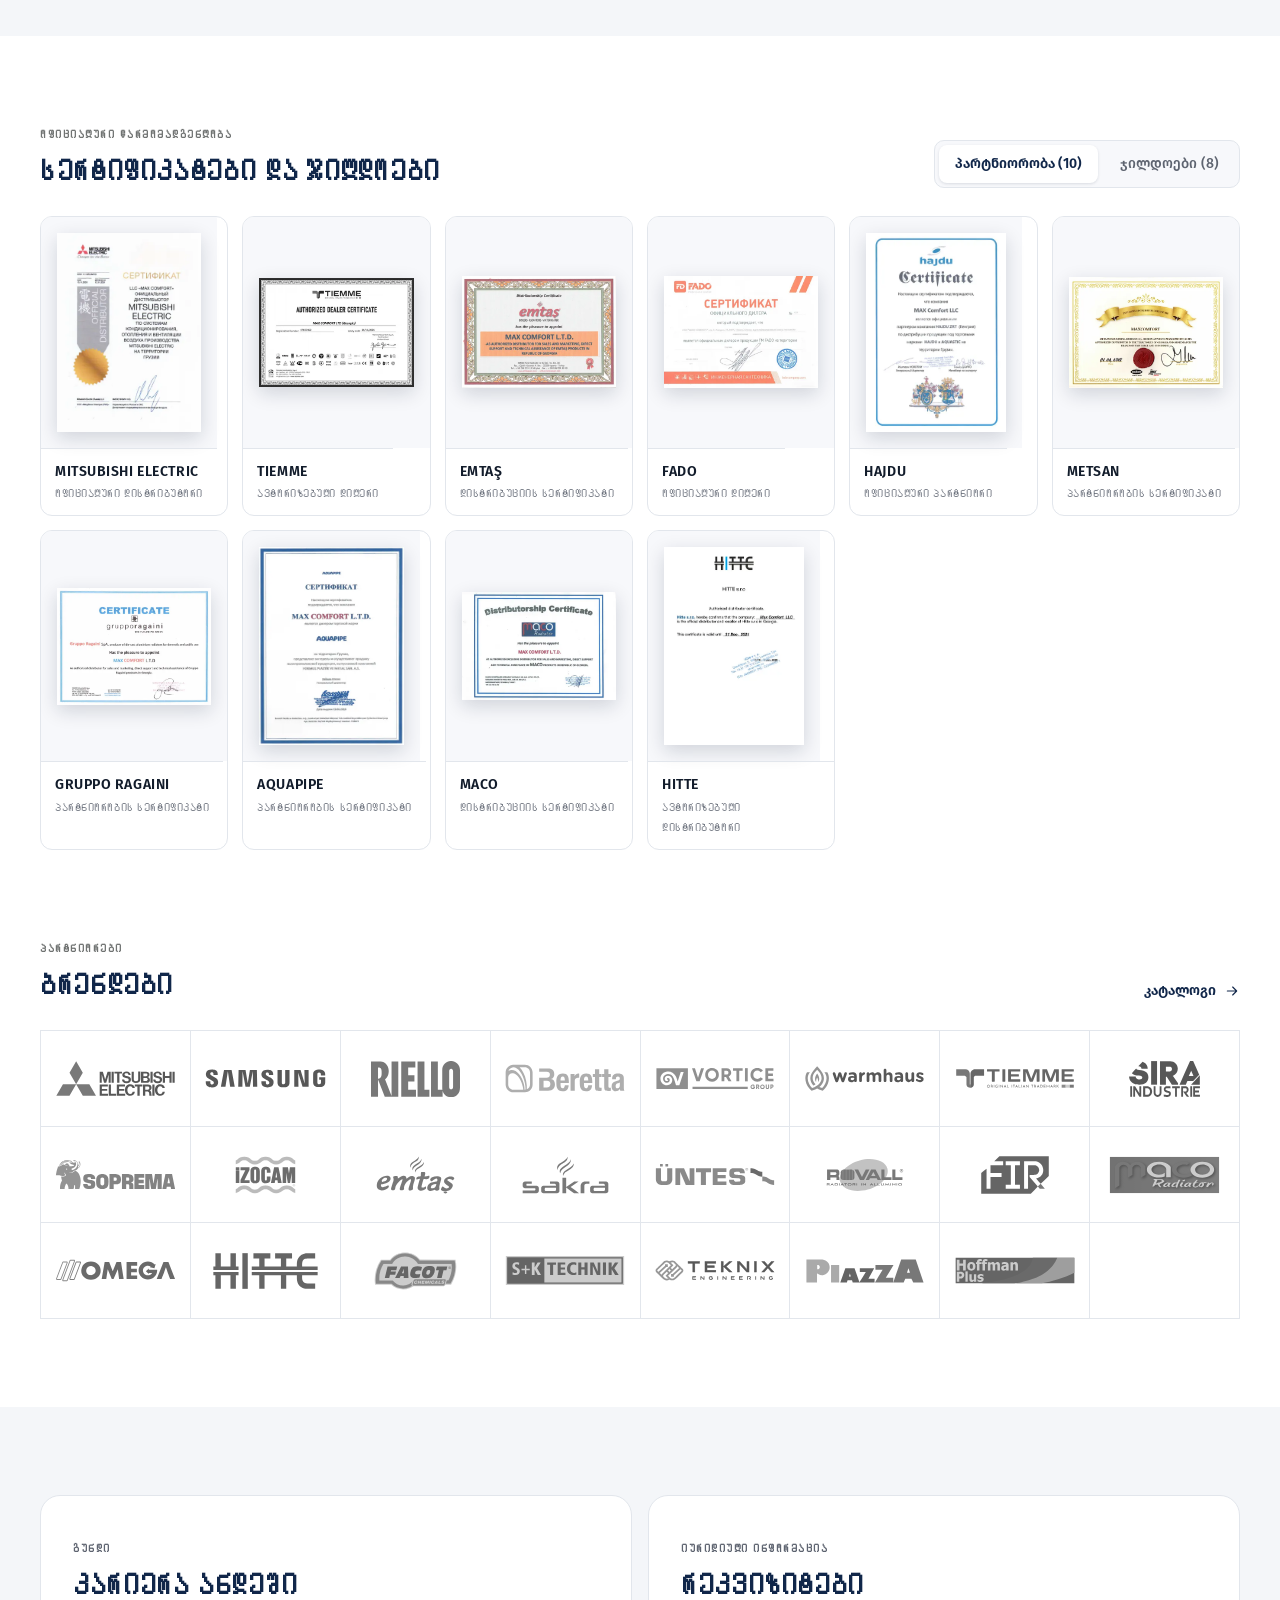
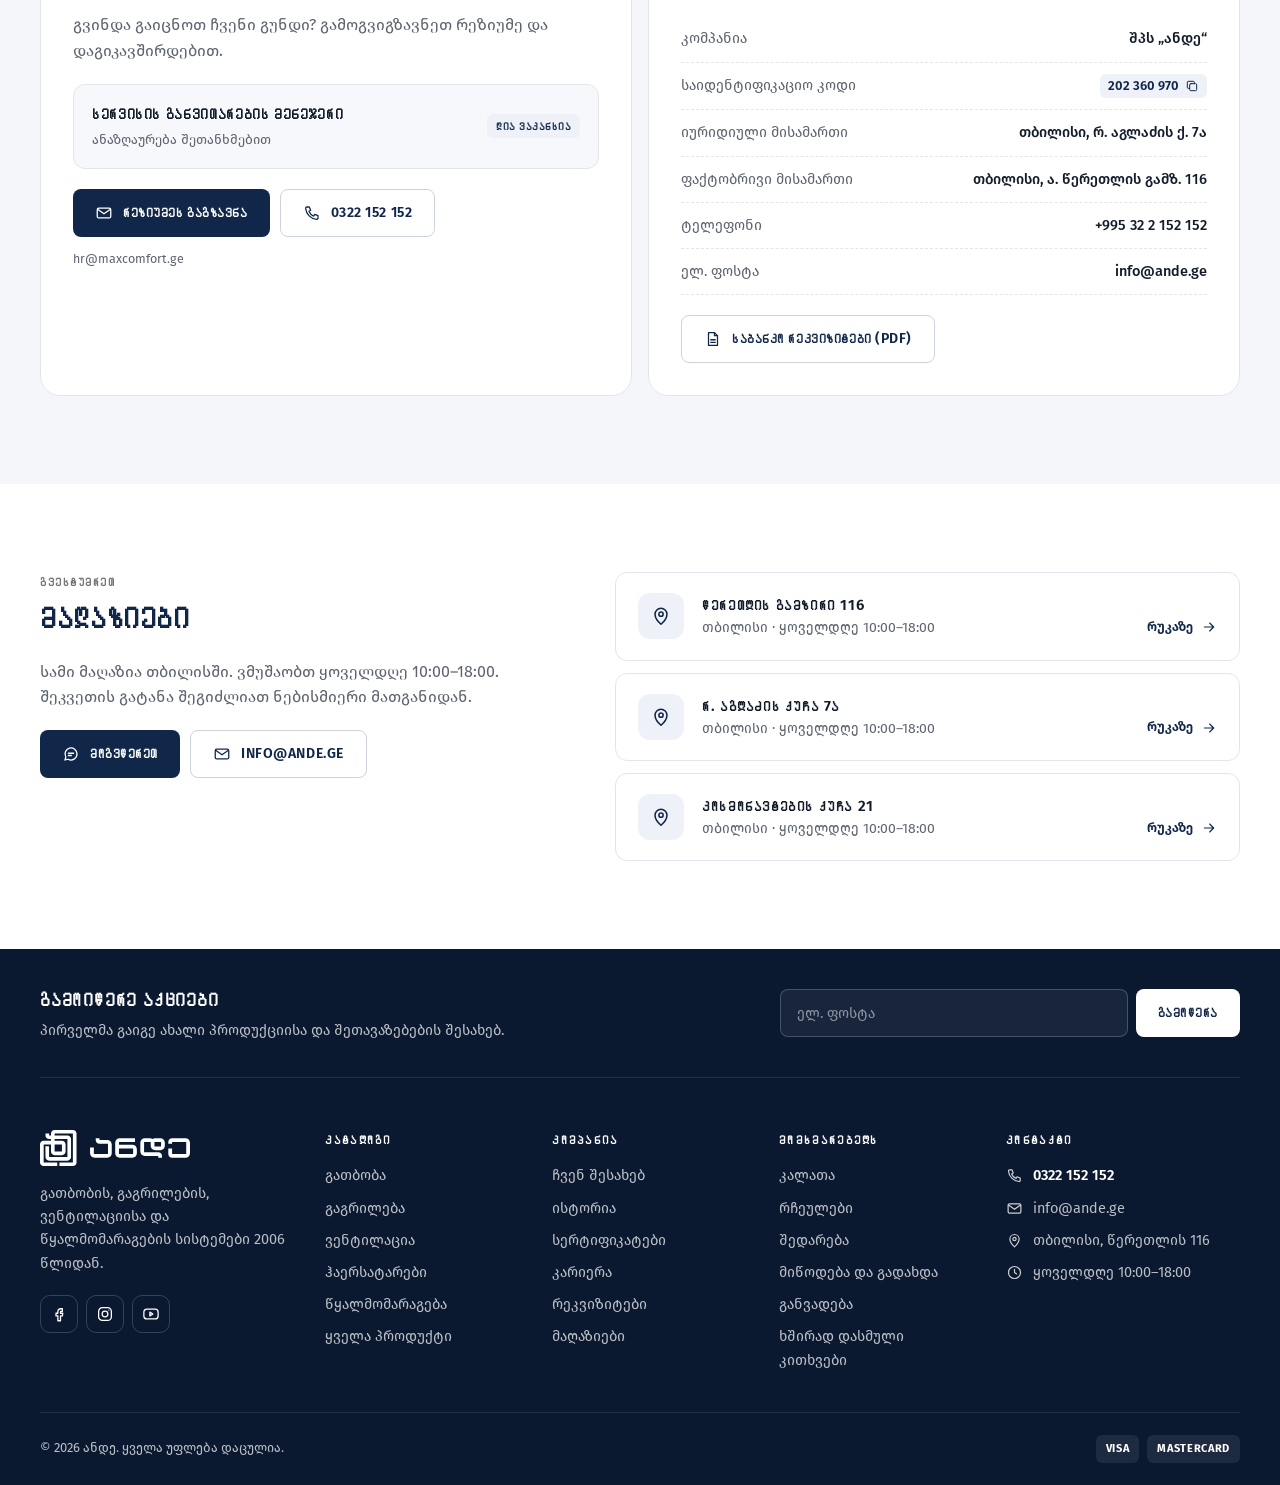
<file: prototype/about.html>
<!doctype html>
<html lang="ka">
<head>
<meta charset="utf-8">
<meta name="viewport" content="width=device-width,initial-scale=1">
<title>ჩვენ შესახებ · ანდე</title>
<meta name="description" content="ანდე: გათბობის, გაგრილების, ვენტილაციისა და წყალმომარაგების კომპანია 2006 წლიდან. ისტორია, მისია, სერტიფიკატები, კარიერა და რეკვიზიტები.">
<meta name="robots" content="noindex">
<meta name="theme-color" content="#11274A">
<script>try{var t=localStorage.getItem('ande-theme');if(!t)t=matchMedia('(prefers-color-scheme: dark)').matches?'dark':'light';document.documentElement.setAttribute('data-theme',t)}catch(e){}</script>
<link rel="icon" href="../brand/logo/ande-symbol.svg" type="image/svg+xml">
<link rel="stylesheet" href="assets/css/ande.css">
</head>
<body data-page="about">
<div data-layout="header"></div>

<main id="main">

<!-- ============ HERO ============ -->
<div class="wrap">
  <nav class="crumbs" aria-label="ნავიგაცია"><a href="index.html">მთავარი</a><svg class="ico"><use href="#i-chev-r"/></svg><span aria-current="page">ჩვენ შესახებ</span></nav>
  <section class="ahero on-dark" aria-labelledby="about-h1">
    <div>
      <p class="eyebrow">კომპანია ანდე</p>
      <h1 id="about-h1">როცა საქმე მეტყველებს</h1>
      <p class="ahero__lead">2006 წლიდან ვქმნით კომფორტულ გარემოს: გათბობის, გაგრილების, ვენტილაციისა და წყალმომარაგების სისტემები, კონსულტაციიდან მონტაჟამდე.</p>
      <div class="ahero__ctas">
        <a class="btn btn--light" href="#history">ჩვენი ისტორია<svg class="ico"><use href="#i-arrow"/></svg></a>
        <a class="btn btn--ghost" href="#contact">კონტაქტი</a>
      </div>
    </div>
    <img class="ahero__mark" src="../brand/logo/ande-symbol-white.svg" alt="" width="250" height="250">
  </section>

  <ul class="stats" aria-label="ანდე ციფრებში">
    <li class="stat"><b>2006</b><span>დაარსების წელი</span></li>
    <li class="stat"><b>6 500+</b><span>პროდუქტი ასორტიმენტში</span></li>
    <li class="stat"><b>17</b><span>საერთაშორისო ბრენდის ოფიციალური წარმომადგენელი</span></li>
  </ul>
</div>

<!-- ============ STORY + MISSION ============ -->
<section class="section" aria-labelledby="story-h">
  <div class="wrap story">
    <div>
      <p class="eyebrow">ჩვენ შესახებ</p>
      <h2 class="h2" id="story-h">კომპანიის შესახებ</h2>
      <div class="prose">
        <p>ანდე გათბობის, გაგრილების, ვენტილაციისა და წყალმომარაგების კომპანიაა. საქართველოს საცალო და საბითუმო ბაზარზე 2006 წლიდან ვმუშაობთ: თავდაპირველად მაქს კომფორტის სახელით, 2021 წლიდან კი ანდედ.</p>
        <p>პროფესიონალიზმი, კომპეტენტურობა და შესრულებული სამუშაოს მაღალი ხარისხი არის პრინციპები, რომლებითაც კომპანია დაარსების დღიდან ხელმძღვანელობს და რამაც ამ სფეროში წამყვანი კომპანიის სახელი დაგვიმკვიდრა.</p>
        <p>როგორც ინდივიდუალურ, ისე კორპორატიულ მომხმარებელს ინოვაციური პროდუქციისა და მაღალი ხარისხის სერვისის გარდა ვთავაზობთ კონსულტაციას, პროექტირებას, ინსტალაციას და შეუფერხებელ საგარანტიო და საგარანტიო ვადის შემდგომ მომსახურებას.</p>
        <p>მუდმივად ვაფართოებთ ასორტიმენტს და გრძელვადიან პარტნიორულ ურთიერთობას ვამყარებთ მწარმოებლებთან, რომელთა პროდუქცია სრულად შეესაბამება ევროპულ სტანდარტებს. ჩვენი წარმატების გასაღები ინდივიდუალური მიდგომა, მომხმარებლის საჭიროების ზუსტი დადგენა და მის კეთილდღეობაზე ზრუნვაა.</p>
      </div>
    </div>
    <aside class="mission on-dark" aria-label="მისია">
      <p class="eyebrow">მისია</p>
      <blockquote>ინოვაციური, ენერგოეფექტური პროდუქციისა და სერვისის სრული სპექტრით დავამკვიდროთ მომხმარებელზე ორიენტირებული მომსახურება გათბობის, გაგრილების, ვენტილაციისა და წყალმომარაგების სფეროში.</blockquote>
      <p>ჩვენი მიზანია არა მხოლოდ დავაკმაყოფილოთ მომხმარებლის მოთხოვნები, არამედ გადავაჭარბოთ მოლოდინს და გავხდეთ მისი ერთგული, გრძელვადიანი პარტნიორი.</p>
      <div class="mission__credo"><p class="eyebrow">კრედო</p><p>ვემსახუროთ საზოგადოებას კეთილსინდისიერად, რადგან რეპუტაცია ყველაზე ღირებული აქტივია.</p></div>
    </aside>
  </div>
</section>

<!-- ============ VALUES ============ -->
<section class="section section--soft" aria-labelledby="val-h">
  <div class="wrap">
    <div class="shead"><div><p class="eyebrow">რატომ ანდე</p><h2 class="h2" id="val-h">რა გვაერთიანებს</h2></div></div>
    <ul class="values">
      <li class="value"><span class="perk__ico"><svg class="ico"><use href="#i-headset"/></svg></span><h3>მომხმარებელზე ორიენტირებულობა</h3><p>პასუხისმგებლობა, ერთგულება და პროფესიონალიზმი ყოველ შეკვეთაში.</p></li>
      <li class="value"><span class="perk__ico"><svg class="ico"><use href="#i-shield"/></svg></span><h3>უსაფრთხო და საიმედო პროდუქცია</h3><p>ხარისხიანი პროდუქცია მწარმოებლებისგან, რომლებიც ევროპულ სტანდარტებს აკმაყოფილებენ.</p></li>
      <li class="value"><span class="perk__ico"><svg class="ico"><use href="#i-bolt"/></svg></span><h3>კომფორტი და ენერგოეფექტურობა</h3><p>ინოვაციური, ენერგოეფექტური სისტემები, რომლებიც ცხოვრებას აუმჯობესებს.</p></li>
      <li class="value"><span class="perk__ico"><svg class="ico"><use href="#i-building"/></svg></span><h3>პარტნიორული თანამშრომლობა</h3><p>უშუალო და კეთილსინდისიერი ურთიერთობა მომწოდებლებთან და მომხმარებლებთან.</p></li>
      <li class="value"><span class="perk__ico"><svg class="ico"><use href="#i-tool"/></svg></span><h3>ურთიერთობა გაყიდვის შემდეგაც</h3><p>მეგობრული და მშვიდი გარემო, სადაც ურთიერთობა პროდუქტის გაყიდვით არ მთავრდება.</p></li>
      <li class="value"><span class="perk__ico"><svg class="ico"><use href="#i-check"/></svg></span><h3>ნდობა და ეთიკა</h3><p>ბრენდი, რომელიც ნდობასა და გრძელვადიან ურთიერთობას ეფუძნება და კანონს იცავს.</p></li>
    </ul>
  </div>
</section>

<!-- ============ SERVICE ============ -->
<section class="section" aria-labelledby="svc-h">
  <div class="wrap">
    <div class="service on-dark">
      <div>
        <p class="eyebrow">სერვისის სრული ციკლი</p>
        <h2 class="h2" id="svc-h">შერჩევიდან მონტაჟამდე</h2>
        <p class="service__lead">2019 წლიდან გვაქვს საპროექტო და საინჟინრო განყოფილება, რადგან HVAC სისტემის კვალიფიციური მონტაჟი ისევე მნიშვნელოვანია, როგორც თავად პროდუქტი.</p>
        <div class="service__ctas">
          <button class="btn btn--light" type="button" data-chat-open>კონსულტაციის მოთხოვნა<svg class="ico"><use href="#i-arrow"/></svg></button>
          <a class="service__phone" href="tel:+995322152152"><svg class="ico"><use href="#i-phone"/></svg><span>ან დაგვირეკეთ<b>0322 152 152</b></span></a>
        </div>
      </div>
      <ol class="steps">
        <li class="step"><span class="step__n">01</span><h3>კონსულტაცია</h3><p>ზუსტად განვსაზღვრავთ თქვენს საჭიროებას.</p></li>
        <li class="step"><span class="step__n">02</span><h3>პროექტირება</h3><p>ნებისმიერი სირთულის საინჟინრო გადაწყვეტა.</p></li>
        <li class="step"><span class="step__n">03</span><h3>მონტაჟი</h3><p>პროფესიონალური ინსტალაცია.</p></li>
        <li class="step"><span class="step__n">04</span><h3>სერვისი</h3><p>საგარანტიო და შემდგომი მომსახურება.</p></li>
      </ol>
    </div>
  </div>
</section>

<!-- ============ HISTORY ============ -->
<section class="section section--soft" id="history" aria-labelledby="hist-h" style="scroll-margin-top:90px">
  <div class="wrap history">
    <div class="history__intro">
      <p class="eyebrow">2006–2021</p>
      <h2 class="h2" id="hist-h">ისტორია</h2>
      <p>ერთი მაღაზიიდან 17 საერთაშორისო ბრენდის ოფიციალურ წარმომადგენლობამდე, საკუთარ საინჟინრო განყოფილებამდე და 3 148 მ² საწყობამდე.</p>
    </div>
    <ol class="timeline" data-timeline>
      <li class="tl tl--key"><p class="tl__year">2006 <small>დაარსება</small></p><p>დაარსდა კომპანია მაქს კომფორტი. ბაზარზე ერთი მაღაზიით ვიყავით წარმოდგენილი.</p></li>
      <li class="tl"><p class="tl__year">2008</p><p>ფართოვდება პროდუქციის სახეობები და მაღაზიების ქსელი.</p></li>
      <li class="tl"><p class="tl__year">2010</p><p>საქმიანობა ფართოვდება და იქმნება სერვისის სამსახური.</p></li>
      <li class="tl"><p class="tl__year">2012</p><p>მხოლოდ საერთაშორისო ბრენდების პროდუქცია. იქმნება კორპორატიული გაყიდვების განყოფილება.</p></li>
      <li class="tl"><p class="tl__year">2013</p><p>პროდუქციის რეალიზაცია სრულიად საქართველოში, სადილერო გაყიდვების ფართო ქსელი, სერვისისა და სამონტაჟო სამსახური.</p></li>
      <li class="tl"><p class="tl__year">2014</p><p>პარტნიორობა ოთხ გლობალურ კომპანიასთან, მათ შორის ერთ-ერთი უმსხვილესი იტალიური მწარმოებლის ექსკლუზიური წარმომადგენლობა.</p><div class="tl__tags"><span>Riello</span><span>Beretta</span><span>Emtaş</span><span>Fit Service</span></div></li>
      <li class="tl"><p class="tl__year">2015</p><p>ხუთი ბრენდის ოფიციალური წარმომადგენელი. პირველად „ბიზნეს რეიტინგების კავშირის“ რეიტინგში და ორი ჯილდო: „წლის დარგის ლიდერი“ და „წლის იმპორტიორი“.</p><div class="tl__tags"><span>Grupo Ragaini</span><span>Formula Plastic</span></div></li>
      <li class="tl"><p class="tl__year">2016</p><p>რვა ბრენდის ექსკლუზიური წარმომადგენელი. ენერგოეფექტური, მაღალტექნოლოგიური სისტემები და კიდევ ორი ჯილდო.</p><div class="tl__tags"><span>Tiemme</span><span>Warmhaus</span></div></li>
      <li class="tl"><p class="tl__year">2017</p><p>ჯილდო „Leader of the Year“. კორპორატიული სტანდარტები, ხარისხის მუდმივი კონტროლი და მომხმარებელთა მომსახურების განყოფილება.</p></li>
      <li class="tl"><p class="tl__year">2018</p><p>ექსპორტის მიმართულება და ჯილდო „Leader of the Branch“. ახალი ექსკლუზიური წარმომადგენლობები.</p><div class="tl__tags"><span>Baltur</span><span>Hajdu</span><span>Fado</span><span>Angora</span><span>Metsan</span></div></li>
      <li class="tl tl--key"><p class="tl__year">2019 <small>საინჟინრო მიმართულება</small></p><p>იქმნება საპროექტო და საინჟინრო განყოფილება HVAC სისტემების მონტაჟისთვის. შენდება 3 148 მ² ცენტრალური საწყობი. წლის საუკეთესო კომპანიის ტიტული.</p><div class="tl__tags"><span>Mitsubishi Electric</span><span>Sira Group</span></div></li>
      <li class="tl"><p class="tl__year">2020</p><p>17 საერთაშორისო ბრენდის ოფიციალური წარმომადგენელი. თანამშრომლობა სამრეწველო საწარმოებთან, სამშენებლო კომპანიებთან და მცირე ორგანიზაციებთან. იწყება რებრენდინგი.</p></li>
      <li class="tl tl--key"><p class="tl__year">2021 <small>ანდე</small></p><p>მაქს კომფორტი ანდეს სახელით იწყებს მუშაობას: ინდივიდუალური მიდგომა, სრული სერვისი და უწყვეტი განვითარება. ასორტიმენტი 6 500 პროდუქტს აჭარბებს.</p></li>
    </ol>
  </div>
</section>

<!-- ============ CERTIFICATES ============ -->
<section class="section" id="certificates" aria-labelledby="cert-h" style="scroll-margin-top:90px">
  <div class="wrap">
    <div class="shead">
      <div><p class="eyebrow">ოფიციალური წარმომადგენლობა</p><h2 class="h2" id="cert-h">სერტიფიკატები და ჯილდოები</h2></div>
      <div class="ptabs" role="tablist" aria-label="ფილტრი">
        <button class="ptab" role="tab" type="button" aria-selected="true" data-cert-tab="partner">პარტნიორობა (10)</button>
        <button class="ptab" role="tab" type="button" aria-selected="false" data-cert-tab="award">ჯილდოები (8)</button>
      </div>
    </div>
    <div class="certs" data-certs></div>
  </div>
</section>

<!-- ============ BRANDS ============ -->
<section class="section" aria-labelledby="br-h" style="padding-top:0">
  <div class="wrap">
    <div class="shead"><div><p class="eyebrow">პარტნიორები</p><h2 class="h2" id="br-h">ბრენდები</h2></div><a class="link-arrow" href="catalog.html">კატალოგი<svg class="ico"><use href="#i-arrow"/></svg></a></div>
    <div class="brands" data-brands="../brand/partners/"></div>
  </div>
</section>

<!-- ============ CAREERS + REQUISITES ============ -->
<section class="section section--soft" id="contact" aria-label="კარიერა და რეკვიზიტები" style="scroll-margin-top:90px">
  <div class="wrap duo">
    <div class="panel" id="careers">
      <p class="eyebrow">გუნდი</p>
      <h2 class="h2">კარიერა ანდეში</h2>
      <p>გვინდა გაიცნოთ ჩვენი გუნდი? გამოგვიგზავნეთ რეზიუმე და დაგიკავშირდებით.</p>
      <div class="job"><div><b>სერვისის განვითარების მენეჯერი</b><small>ანაზღაურება შეთანხმებით</small></div><span class="badge">ღია ვაკანსია</span></div>
      <div class="panel__acts">
        <a class="btn btn--primary" href="mailto:hr@maxcomfort.ge?subject=%E1%83%A0%E1%83%94%E1%83%96%E1%83%98%E1%83%A3%E1%83%9B%E1%83%94"><svg class="ico"><use href="#i-mail"/></svg>რეზიუმეს გაგზავნა</a>
        <a class="btn btn--outline" href="tel:+995322152152"><svg class="ico"><use href="#i-phone"/></svg>0322 152 152</a>
      </div>
      <p class="field__hint" style="margin-top:12px">hr@maxcomfort.ge</p>
    </div>
    <div class="panel" id="requisites">
      <p class="eyebrow">იურიდიული ინფორმაცია</p>
      <h2 class="h2">რეკვიზიტები</h2>
      <dl class="req">
        <div><dt>კომპანია</dt><dd>შპს „ანდე“</dd></div>
        <div><dt>საიდენტიფიკაციო კოდი</dt><dd><button class="copy" type="button" data-copy="202360970">202 360 970<svg class="ico"><use href="#i-copy"/></svg></button></dd></div>
        <div><dt>იურიდიული მისამართი</dt><dd>თბილისი, რ. აგლაძის ქ. 7ა</dd></div>
        <div><dt>ფაქტობრივი მისამართი</dt><dd>თბილისი, ა. წერეთლის გამზ. 116</dd></div>
        <div><dt>ტელეფონი</dt><dd><a href="tel:+995322152152">+995 32 2 152 152</a></dd></div>
        <div><dt>ელ. ფოსტა</dt><dd><a href="mailto:info@ande.ge">info@ande.ge</a></dd></div>
      </dl>
      <div class="panel__acts"><a class="btn btn--outline" href="https://crm.ande.ge/docs/pub/requisites.pdf" target="_blank" rel="noopener"><svg class="ico"><use href="#i-doc"/></svg>საბანკო რეკვიზიტები (PDF)</a></div>
    </div>
  </div>
</section>

<!-- ============ STORES ============ -->
<section class="section" id="stores" aria-labelledby="st-h">
  <div class="wrap about">
    <div>
      <p class="eyebrow">გვესტუმრეთ</p>
      <h2 class="h2" id="st-h">მაღაზიები</h2>
      <p class="about__text">სამი მაღაზია თბილისში. ვმუშაობთ ყოველდღე 10:00–18:00. შეკვეთის გატანა შეგიძლიათ ნებისმიერი მათგანიდან.</p>
      <div class="panel__acts"><button class="btn btn--primary" type="button" data-chat-open><svg class="ico"><use href="#i-chat"/></svg>მოგვწერეთ</button><a class="btn btn--outline" href="mailto:info@ande.ge"><svg class="ico"><use href="#i-mail"/></svg>info@ande.ge</a></div>
    </div>
    <ul class="stores" aria-label="მაღაზიები">
      <li class="store"><span class="store__pin"><svg class="ico"><use href="#i-pin"/></svg></span><div><h3>წერეთლის გამზირი 116</h3><p>თბილისი · ყოველდღე 10:00–18:00</p></div><a class="link-arrow store__map" href="https://www.google.com/maps/search/?api=1&amp;query=Tsereteli+Ave+116+Tbilisi" target="_blank" rel="noopener">რუკაზე<svg class="ico"><use href="#i-arrow"/></svg></a></li>
      <li class="store"><span class="store__pin"><svg class="ico"><use href="#i-pin"/></svg></span><div><h3>რ. აგლაძის ქუჩა 7ა</h3><p>თბილისი · ყოველდღე 10:00–18:00</p></div><a class="link-arrow store__map" href="https://www.google.com/maps/search/?api=1&amp;query=R.+Agladze+St+7a+Tbilisi" target="_blank" rel="noopener">რუკაზე<svg class="ico"><use href="#i-arrow"/></svg></a></li>
      <li class="store"><span class="store__pin"><svg class="ico"><use href="#i-pin"/></svg></span><div><h3>კოსმონავტების ქუჩა 21</h3><p>თბილისი · ყოველდღე 10:00–18:00</p></div><a class="link-arrow store__map" href="https://www.google.com/maps/search/?api=1&amp;query=Kosmonavtebi+St+21+Tbilisi" target="_blank" rel="noopener">რუკაზე<svg class="ico"><use href="#i-arrow"/></svg></a></li>
    </ul>
  </div>
</section>

</main>

<div data-layout="footer"></div>
<script src="assets/js/data.js"></script>
<script src="assets/js/layout.js"></script>
<script src="assets/js/ande.js"></script>
<script src="assets/js/page-about.js"></script>
</body>
</html>
</file>
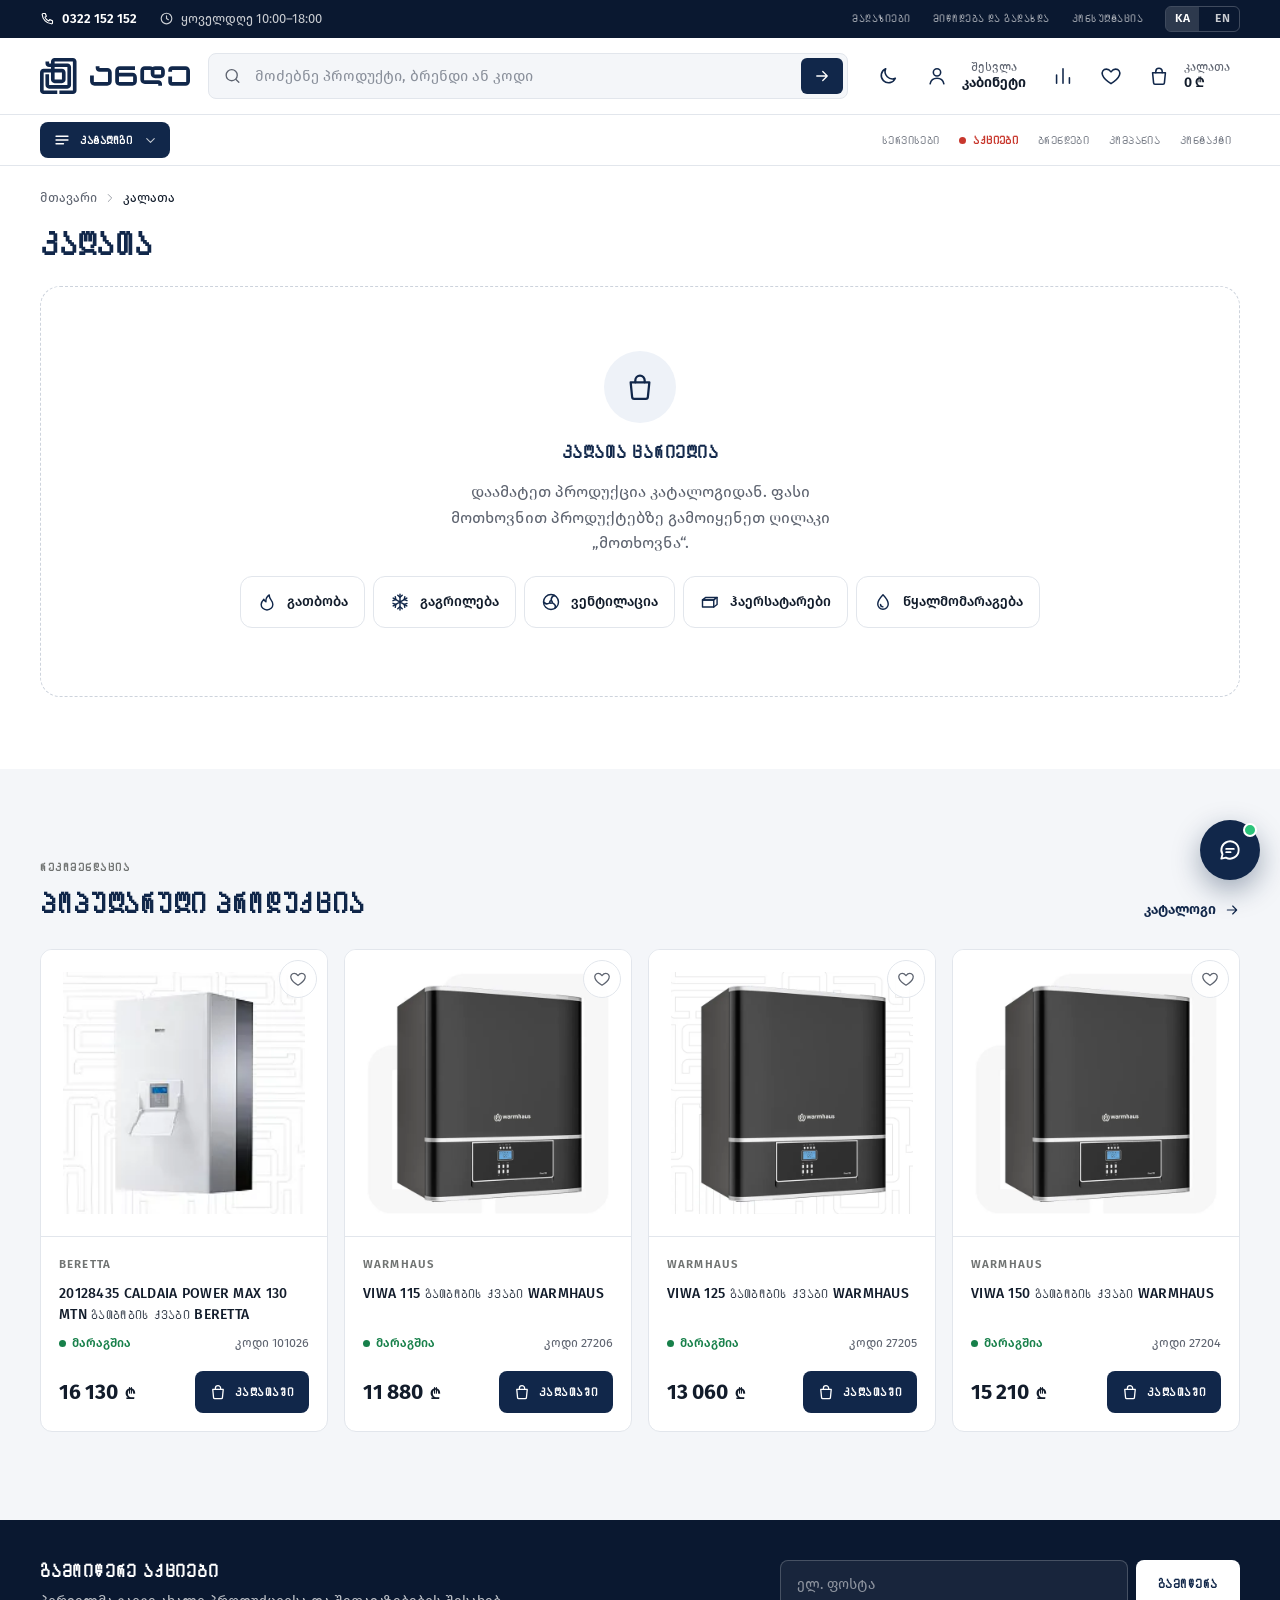
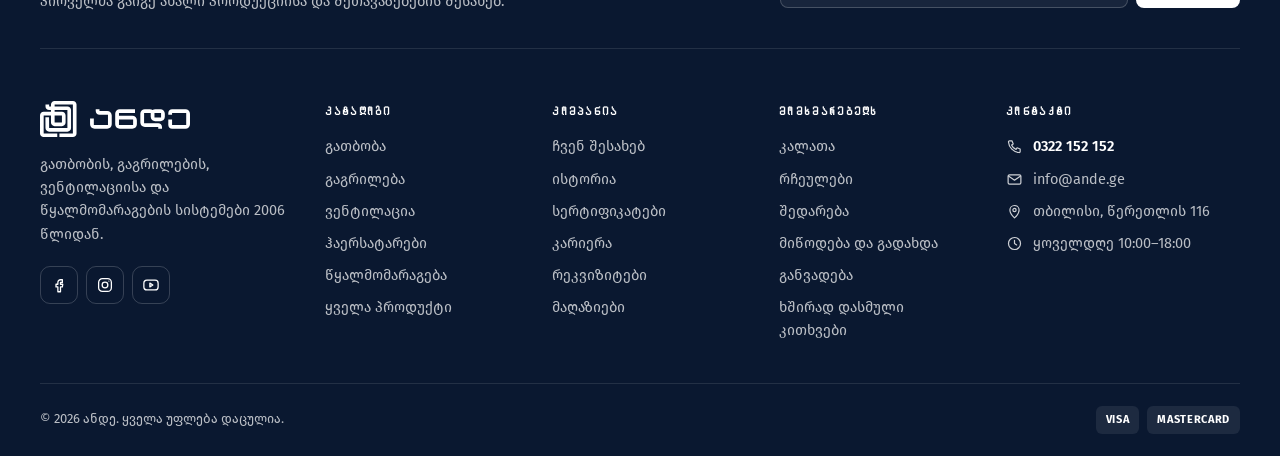
<file: prototype/cart.html>
<!doctype html>
<html lang="ka">
<head>
<meta charset="utf-8">
<meta name="viewport" content="width=device-width,initial-scale=1">
<title>კალათა · ანდე</title>
<meta name="robots" content="noindex">
<meta name="theme-color" content="#11274A">
<script>try{var t=localStorage.getItem('ande-theme');if(!t)t=matchMedia('(prefers-color-scheme: dark)').matches?'dark':'light';document.documentElement.setAttribute('data-theme',t)}catch(e){}</script>
<link rel="icon" href="../brand/logo/ande-symbol.svg" type="image/svg+xml">
<link rel="stylesheet" href="assets/css/ande.css">
</head>
<body data-page="cart">
<div data-layout="header"></div>

<main id="main">
  <div class="wrap">
    <nav class="crumbs" aria-label="ნავიგაცია"><a href="index.html">მთავარი</a><svg class="ico"><use href="#i-chev-r"/></svg><span aria-current="page">კალათა</span></nav>
    <div class="phead"><h1>კალათა</h1><p class="phead__count" data-count></p></div>
    <ol class="checksteps" data-steps>
      <li class="is-on"><b>1</b>კალათა</li>
      <li><b>2</b>შეკვეთის გაფორმება</li>
      <li><b>3</b>დადასტურება</li>
    </ol>
    <div data-cart></div>
  </div>

  <section class="section section--soft" data-upsell>
    <div class="wrap">
      <div class="shead"><div><p class="eyebrow">რეკომენდაცია</p><h2 class="h2" data-upsell-title>შეიძლება დაგჭირდეთ</h2></div><a class="link-arrow" href="catalog.html">კატალოგი<svg class="ico"><use href="#i-arrow"/></svg></a></div>
      <div class="pgrid"></div>
    </div>
  </section>
</main>

<div data-layout="footer"></div>
<script src="assets/js/data.js"></script>
<script src="assets/js/layout.js"></script>
<script src="assets/js/ande.js"></script>
<script src="assets/js/page-cart.js"></script>
</body>
</html>
</file>
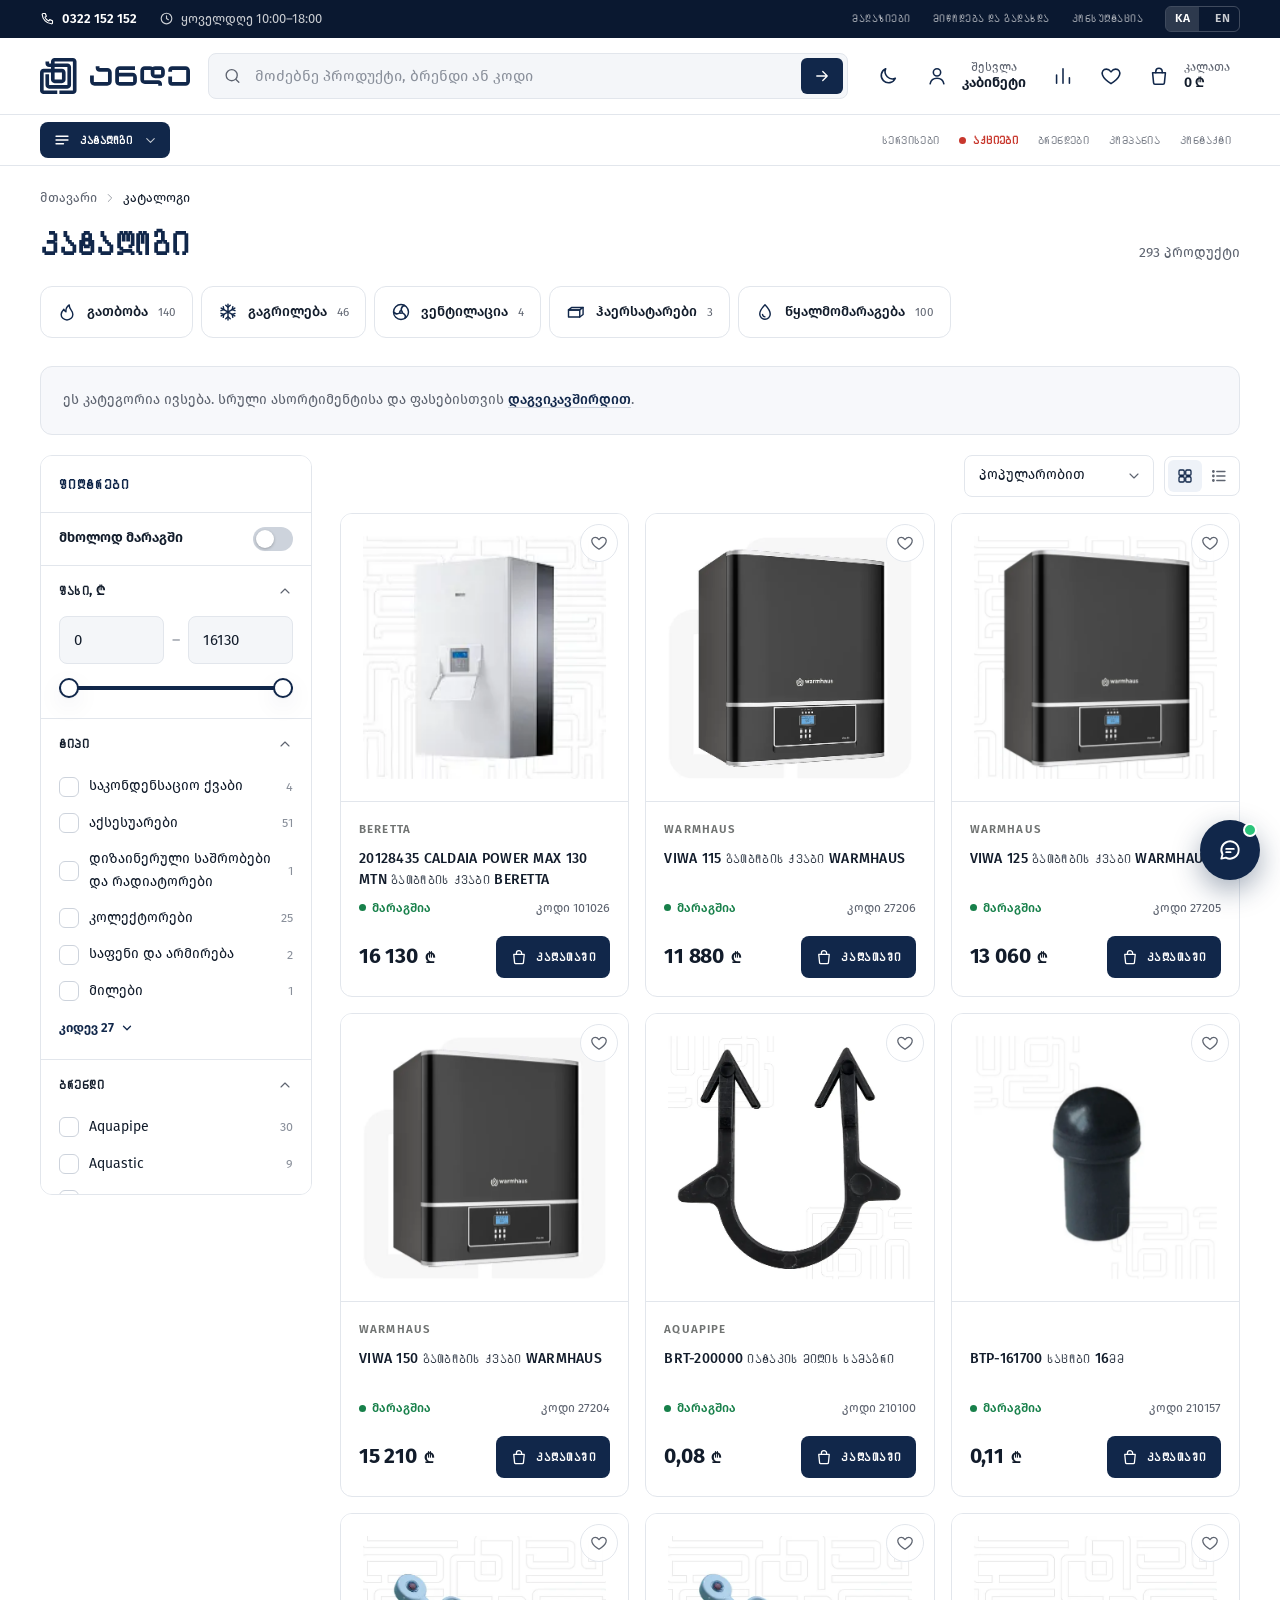
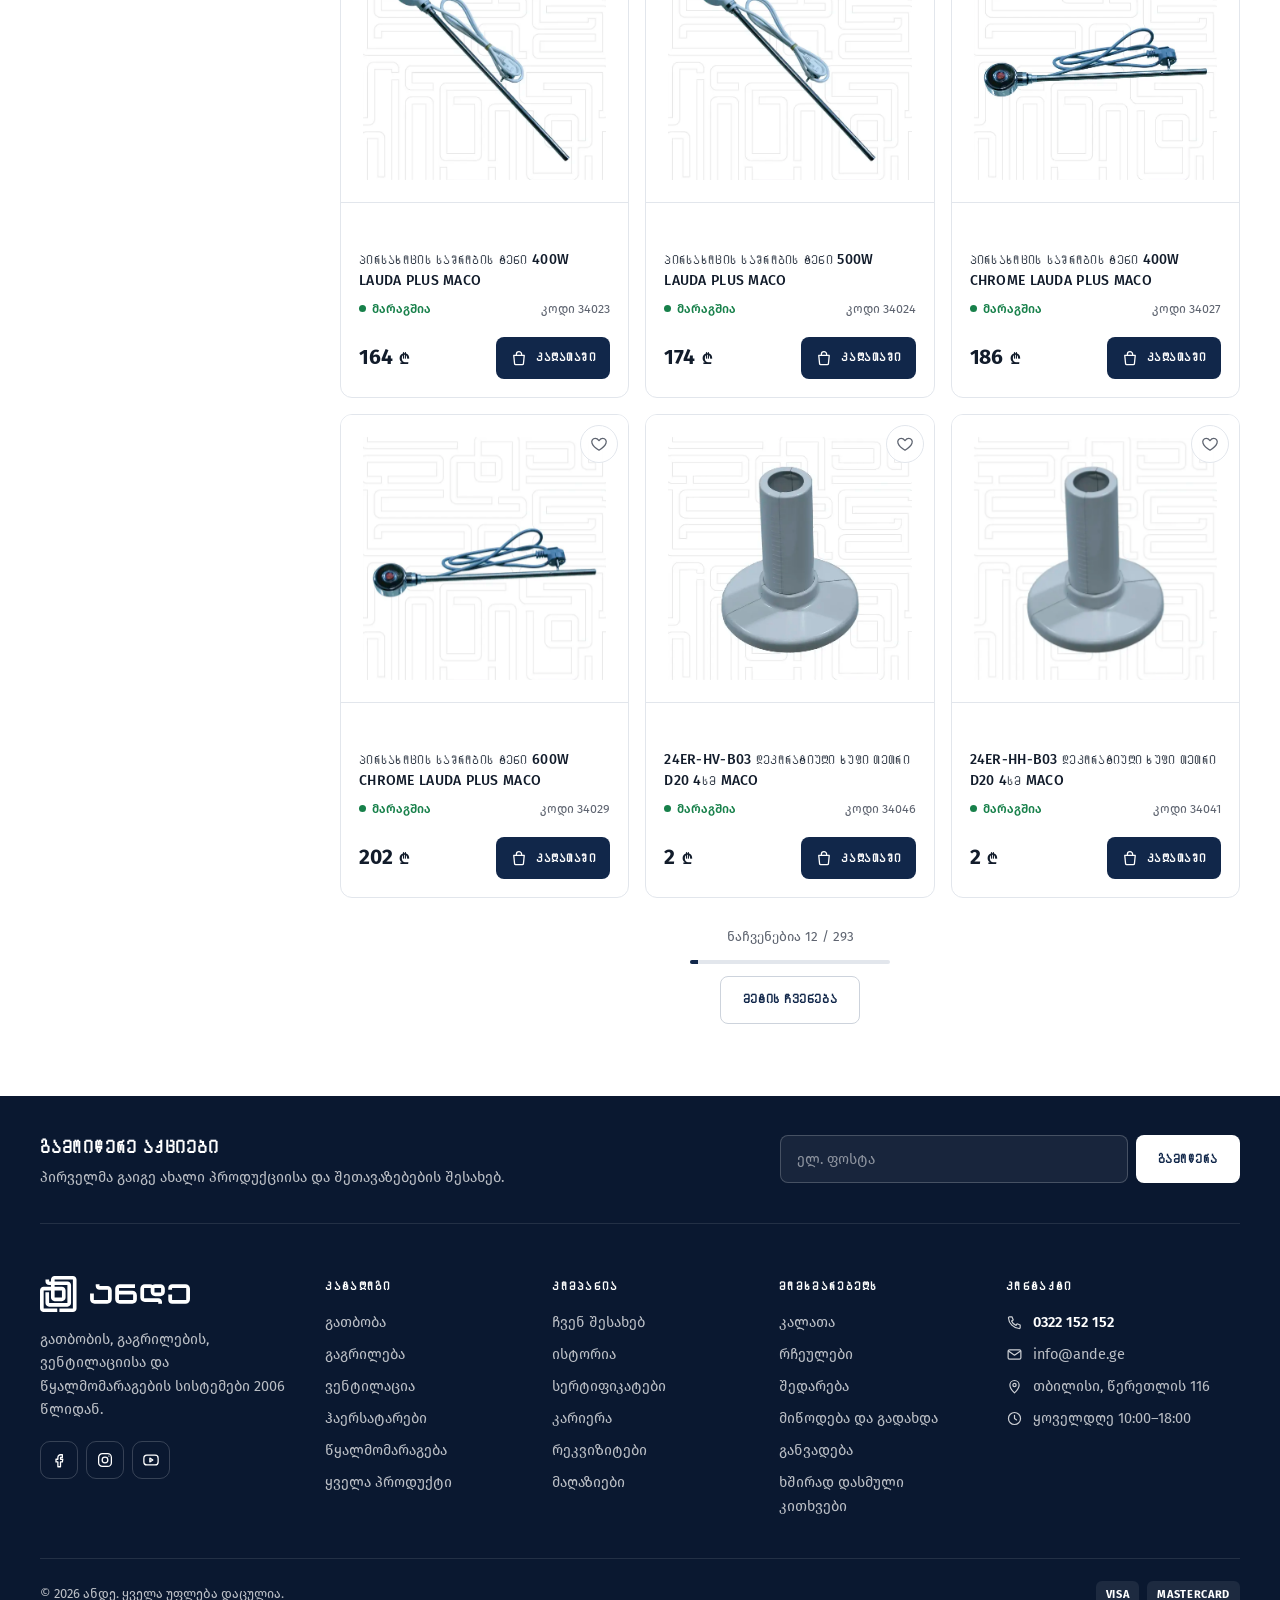
<file: prototype/catalog.html>
<!doctype html>
<html lang="ka">
<head>
<meta charset="utf-8">
<meta name="viewport" content="width=device-width,initial-scale=1">
<title>კატალოგი · ანდე</title>
<meta name="robots" content="noindex">
<meta name="theme-color" content="#11274A">
<script>try{var t=localStorage.getItem('ande-theme');if(!t)t=matchMedia('(prefers-color-scheme: dark)').matches?'dark':'light';document.documentElement.setAttribute('data-theme',t)}catch(e){}</script>
<link rel="icon" href="../brand/logo/ande-symbol.svg" type="image/svg+xml">
<link rel="stylesheet" href="assets/css/ande.css">
</head>
<body data-page="catalog">
<div data-layout="header"></div>

<main id="main">
  <div class="wrap">
    <nav class="crumbs" aria-label="ნავიგაცია" data-crumbs></nav>
    <div class="phead">
      <h1 data-title>კატალოგი</h1>
      <p class="phead__count" data-count></p>
    </div>
    <div class="subchips" data-subchips></div>
    <p class="speccard" data-demo-note hidden style="margin-bottom:20px">ეს კატეგორია ივსება. სრული ასორტიმენტისა და ფასებისთვის <button class="textlink" type="button" data-chat-open>დაგვიკავშირდით</button>.</p>

    <div class="catlayout">
      <aside class="filters" aria-label="ფილტრები" data-filters></aside>

      <div>
        <div class="toolbar">
          <div class="toolbar__left">
            <button class="btn btn--outline btn--sm filtersbtn" type="button" data-sheet-open><svg class="ico"><use href="#i-sliders"/></svg>ფილტრები <span class="act__count" style="position:static;border:0" data-fcount data-n="0">0</span></button>
          </div>
          <div class="toolbar__right">
            <label class="sr-only" for="sort">დალაგება</label>
            <span class="select"><select id="sort" data-sort>
              <option value="popular">პოპულარობით</option>
              <option value="price-asc">ფასი: ზრდადობით</option>
              <option value="price-desc">ფასი: კლებადობით</option>
              <option value="name">დასახელებით</option>
            </select><svg class="ico"><use href="#i-chev"/></svg></span>
            <div class="viewtoggle" role="group" aria-label="ხედი">
              <button type="button" data-view="grid" aria-pressed="true" aria-label="ბადე"><svg class="ico"><use href="#i-grid"/></svg></button>
              <button type="button" data-view="list" aria-pressed="false" aria-label="სია"><svg class="ico"><use href="#i-list"/></svg></button>
            </div>
          </div>
        </div>
        <div class="activechips" data-active hidden></div>

        <div class="pgrid pgrid--3" data-results></div>

        <div class="empty" data-empty hidden>
          <span class="empty__ico"><svg class="ico"><use href="#i-search"/></svg></span>
          <h2>ვერაფერი მოიძებნა</h2>
          <p>სცადეთ ფილტრების შეცვლა ან გასუფთავება. თუ ვერ პოულობთ საჭირო პროდუქტს, ჩვენი კონსულტანტი დაგეხმარებათ.</p>
          <div style="display:flex;gap:10px;flex-wrap:wrap;justify-content:center"><button class="btn btn--primary" type="button" data-reset>ფილტრების გასუფთავება</button><button class="btn btn--outline" type="button" data-chat-open>კონსულტაცია</button></div>
        </div>

        <div class="more" data-more hidden>
          <p data-more-text></p>
          <div class="more__bar"><i></i></div>
          <button class="btn btn--outline" type="button" data-more-btn>მეტის ჩვენება</button>
        </div>
      </div>
    </div>
  </div>

  <!-- mobile filters -->
  <div class="sheet" data-sheet aria-hidden="true">
    <div class="sheet__scrim" data-sheet-close></div>
    <div class="sheet__panel" role="dialog" aria-modal="true" aria-label="ფილტრები">
      <div class="sheet__grab"></div>
      <div class="sheet__body" data-sheet-body></div>
      <div class="sheet__foot"><button class="btn btn--outline" type="button" data-reset>გასუფთავება</button><button class="btn btn--primary" type="button" data-sheet-close data-sheet-apply>ნახვა</button></div>
    </div>
  </div>
</main>

<div data-layout="footer"></div>
<script src="assets/js/data.js"></script>
<script src="assets/js/layout.js"></script>
<script src="assets/js/ande.js"></script>
<script src="assets/js/page-catalog.js"></script>
</body>
</html>
</file>
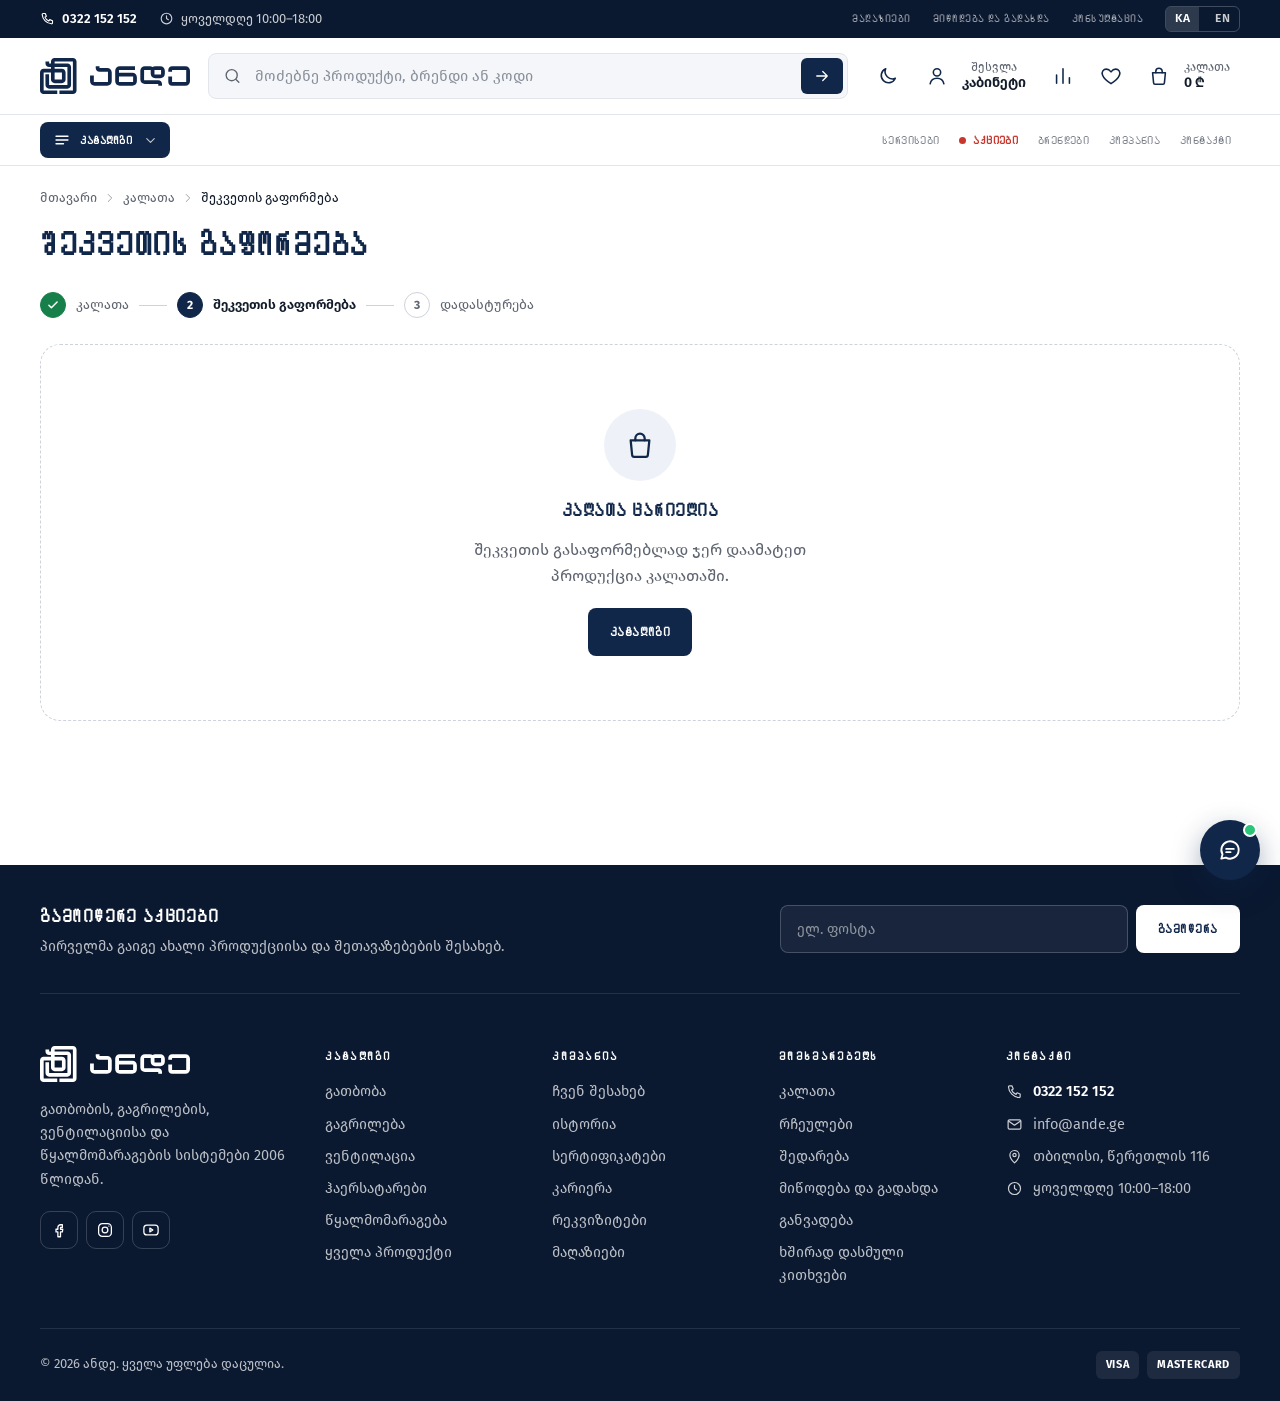
<file: prototype/checkout.html>
<!doctype html>
<html lang="ka">
<head>
<meta charset="utf-8">
<meta name="viewport" content="width=device-width,initial-scale=1">
<title>შეკვეთის გაფორმება · ანდე</title>
<meta name="robots" content="noindex">
<meta name="theme-color" content="#11274A">
<script>try{var t=localStorage.getItem('ande-theme');if(!t)t=matchMedia('(prefers-color-scheme: dark)').matches?'dark':'light';document.documentElement.setAttribute('data-theme',t)}catch(e){}</script>
<link rel="icon" href="../brand/logo/ande-symbol.svg" type="image/svg+xml">
<link rel="stylesheet" href="assets/css/ande.css">
</head>
<body data-page="checkout">
<div data-layout="header"></div>

<main id="main">
  <div class="wrap">
    <nav class="crumbs" aria-label="ნავიგაცია"><a href="index.html">მთავარი</a><svg class="ico"><use href="#i-chev-r"/></svg><a href="cart.html">კალათა</a><svg class="ico"><use href="#i-chev-r"/></svg><span aria-current="page">შეკვეთის გაფორმება</span></nav>
    <div class="phead" data-phead><h1>შეკვეთის გაფორმება</h1></div>
    <ol class="checksteps" data-steps>
      <li class="is-done"><b><svg class="ico" style="width:14px;height:14px"><use href="#i-check"/></svg></b>კალათა</li>
      <li class="is-on"><b>2</b>შეკვეთის გაფორმება</li>
      <li><b>3</b>დადასტურება</li>
    </ol>
    <div data-checkout style="padding-bottom:72px"></div>
  </div>
</main>

<div data-layout="footer"></div>
<script src="assets/js/data.js"></script>
<script src="assets/js/layout.js"></script>
<script src="assets/js/ande.js"></script>
<script src="assets/js/page-checkout.js"></script>
</body>
</html>
</file>
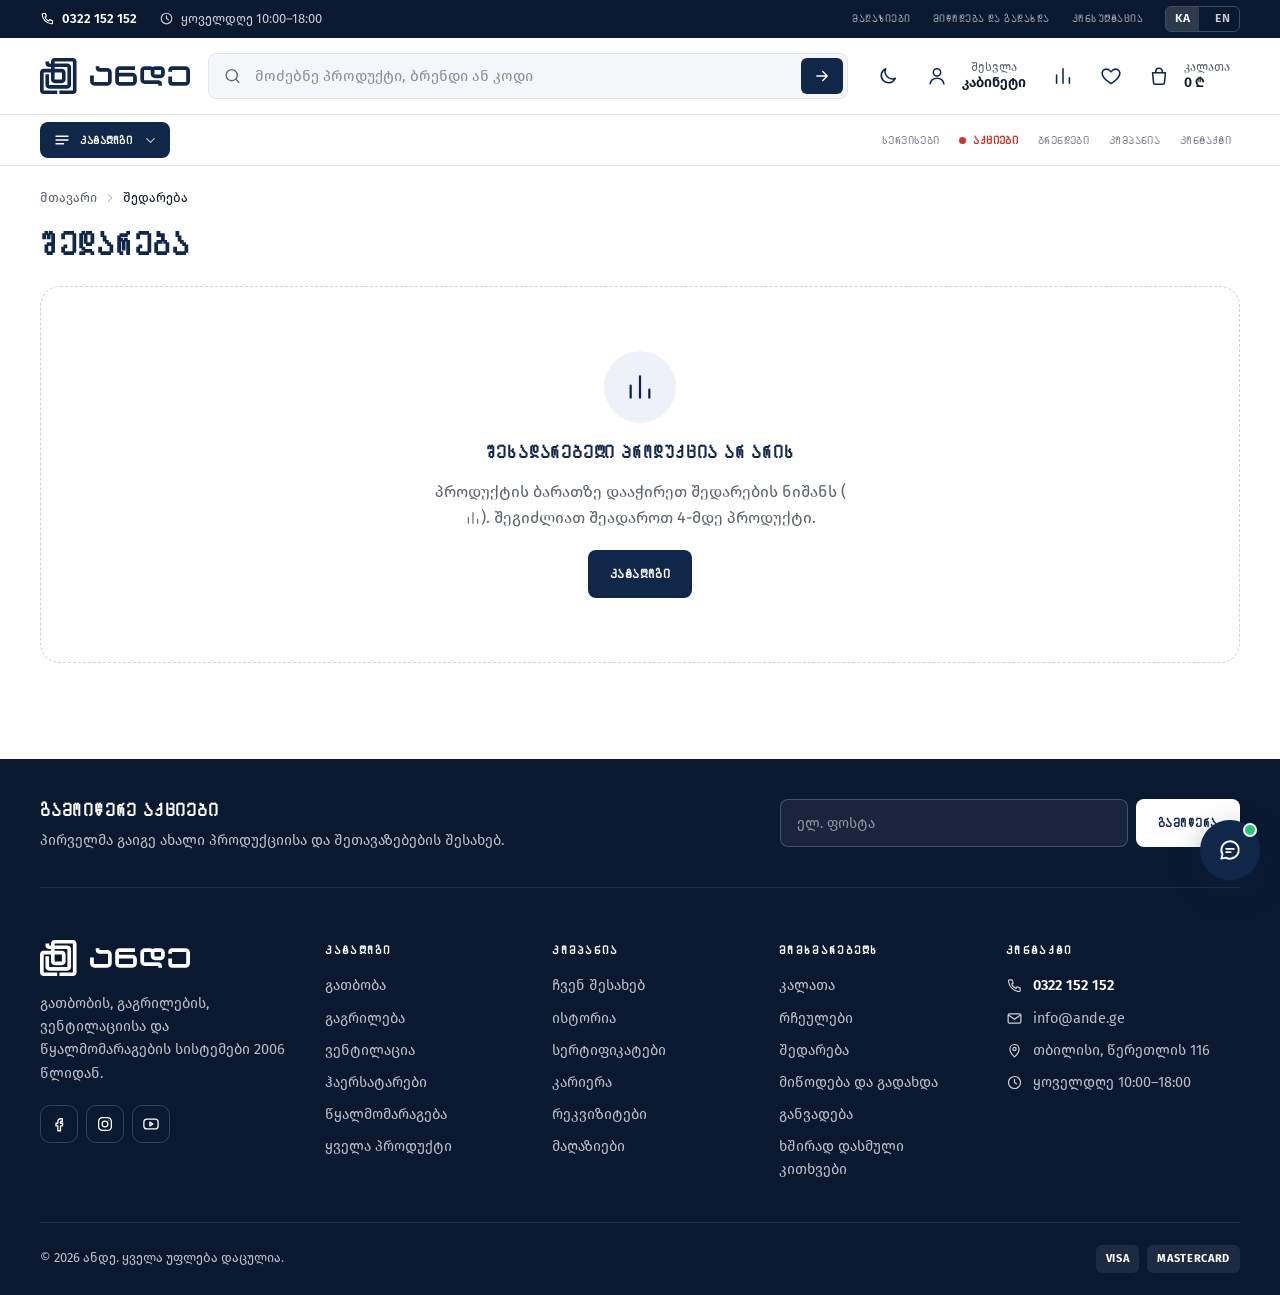
<file: prototype/compare.html>
<!doctype html>
<html lang="ka">
<head>
<meta charset="utf-8">
<meta name="viewport" content="width=device-width,initial-scale=1">
<title>შედარება · ანდე</title>
<meta name="robots" content="noindex">
<meta name="theme-color" content="#11274A">
<script>try{var t=localStorage.getItem('ande-theme');if(!t)t=matchMedia('(prefers-color-scheme: dark)').matches?'dark':'light';document.documentElement.setAttribute('data-theme',t)}catch(e){}</script>
<link rel="icon" href="../brand/logo/ande-symbol.svg" type="image/svg+xml">
<link rel="stylesheet" href="assets/css/ande.css">
</head>
<body data-page="compare">
<div data-layout="header"></div>

<main id="main">
  <div class="wrap">
    <nav class="crumbs" aria-label="ნავიგაცია"><a href="index.html">მთავარი</a><svg class="ico"><use href="#i-chev-r"/></svg><span aria-current="page">შედარება</span></nav>
    <div class="phead"><h1>შედარება</h1><p class="phead__count" data-count></p></div>
    <div data-compare-page style="padding-bottom:24px"></div>
  </div>
</main>

<div data-layout="footer"></div>
<script src="assets/js/data.js"></script>
<script src="assets/js/layout.js"></script>
<script src="assets/js/ande.js"></script>
<script src="assets/js/page-compare.js"></script>
</body>
</html>
</file>
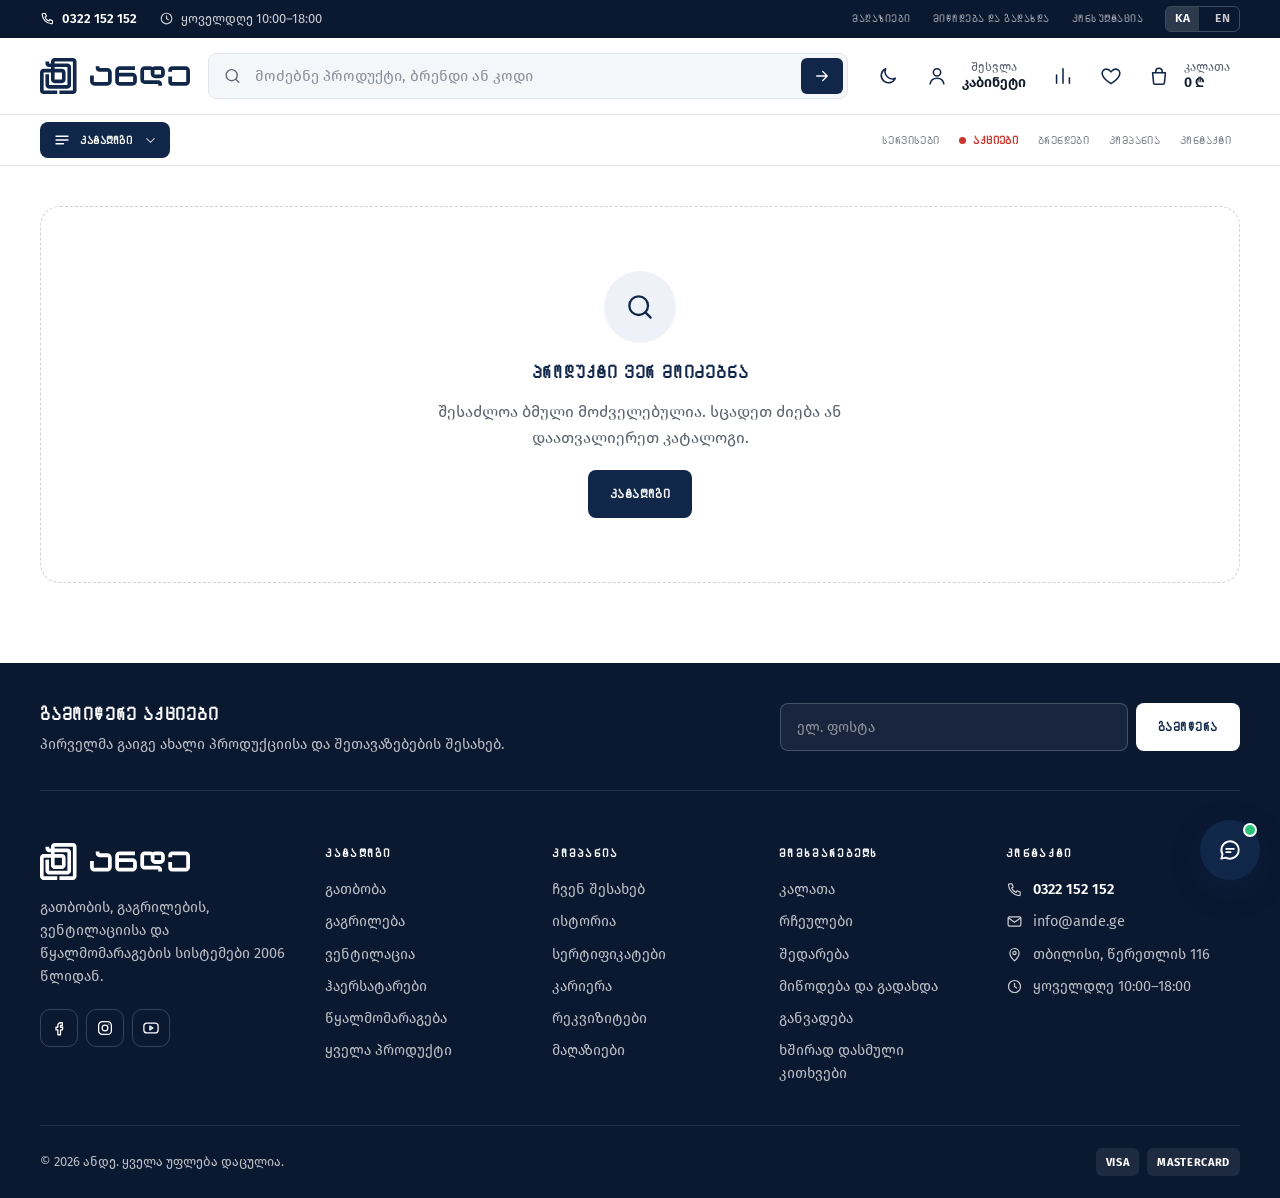
<file: prototype/product.html>
<!doctype html>
<html lang="ka">
<head>
<meta charset="utf-8">
<meta name="viewport" content="width=device-width,initial-scale=1">
<title>პროდუქტი · ანდე</title>
<meta name="robots" content="noindex">
<meta name="theme-color" content="#11274A">
<script>try{var t=localStorage.getItem('ande-theme');if(!t)t=matchMedia('(prefers-color-scheme: dark)').matches?'dark':'light';document.documentElement.setAttribute('data-theme',t)}catch(e){}</script>
<link rel="icon" href="../brand/logo/ande-symbol.svg" type="image/svg+xml">
<link rel="stylesheet" href="assets/css/ande.css">
</head>
<body data-page="product">
<div data-layout="header"></div>

<main id="main" data-product>
  <div class="wrap">
    <nav class="crumbs" aria-label="ნავიგაცია" data-crumbs></nav>
    <div class="pd" style="margin-top:18px">
      <div class="gallery" data-gallery></div>
      <div class="pinfo" data-info></div>
    </div>
  </div>

  <div class="ptabbox" data-ptabs>
    <div class="pnav">
      <div class="wrap" role="tablist" aria-label="პროდუქტის ინფორმაცია">
        <button class="pnav__tab" type="button" role="tab" id="tab-about" aria-controls="about" aria-selected="true">აღწერა</button>
        <button class="pnav__tab" type="button" role="tab" id="tab-specs" aria-controls="specs" aria-selected="false" tabindex="-1">მახასიათებლები</button>
        <button class="pnav__tab" type="button" role="tab" id="tab-delivery" aria-controls="delivery" aria-selected="false" tabindex="-1">მიწოდება და გადახდა</button>
        <button class="pnav__tab" type="button" role="tab" id="tab-downloads" aria-controls="downloads" aria-selected="false" tabindex="-1" hidden>ჩამოტვირთვები</button>
      </div>
    </div>

    <div class="wrap">
      <section class="ppanel" id="about" role="tabpanel" aria-labelledby="tab-about">
        <h2 class="sr-only">აღწერა</h2>
        <div class="prose" data-desc></div>
      </section>

      <section class="ppanel" id="specs" role="tabpanel" aria-labelledby="tab-specs" hidden>
        <h2 class="sr-only">მახასიათებლები</h2>
        <div class="psec__grid">
          <div data-specs></div>
          <aside>
            <div class="speccard">
              <h3>არ ხართ დარწმუნებული?</h3>
              <p>ჩვენი ინჟინრები დაგეხმარებიან სწორი სიმძლავრისა და მოდელის შერჩევაში თქვენი ფართისა და ობიექტისთვის.</p>
              <button class="btn btn--primary btn--sm" type="button" data-chat-open>კონსულტაცია</button>
            </div>
          </aside>
        </div>
      </section>

      <section class="ppanel" id="delivery" role="tabpanel" aria-labelledby="tab-delivery" hidden>
        <h2 class="sr-only">მიწოდება და გადახდა</h2>
        <div class="infolist">
          <div class="infocard"><svg class="ico"><use href="#i-headset"/></svg><h3>შეკვეთა</h3><p>გააფორმეთ შეკვეთა საიტზე. მომდევნო სამუშაო დღეს დაგიკავშირდებათ კომპანიის წარმომადგენელი და გაგიწევთ კონსულტაციას.</p></div>
          <div class="infocard"><svg class="ico"><use href="#i-truck"/></svg><h3>მიწოდება ან გატანა</h3><p>მიწოდების დეტალებს შეგითანხმებთ. პროდუქციის გატანა ასევე შეგიძლიათ ჩვენი სამი მაღაზიიდან თბილისში.</p></div>
          <div class="infocard"><svg class="ico"><use href="#i-card"/></svg><h3>გადახდა</h3><p>გადახდა შესაძლებელია საბანკო გადარიცხვით ან ნაღდი ანგარიშსწორებით.</p></div>
        </div>
      </section>

      <section class="ppanel" id="downloads" role="tabpanel" aria-labelledby="tab-downloads" hidden>
        <h2 class="sr-only">ჩამოტვირთვები</h2>
        <div data-downloads></div>
      </section>
    </div>
  </div>

  <div class="wrap">
    <section class="psec" id="similar" aria-labelledby="sim-h">
      <div class="shead"><div><p class="eyebrow">იმავე კატეგორიიდან</p><h2 class="h2" id="sim-h">მსგავსი პროდუქცია</h2></div>
        <div class="rail__btns"><button class="prev" type="button" aria-label="წინა"><svg class="ico"><use href="#i-arrow"/></svg></button><button class="next" type="button" aria-label="შემდეგი"><svg class="ico"><use href="#i-arrow"/></svg></button></div></div>
      <div class="rail" data-similar><div class="rail__track"></div></div>
    </section>

    <section class="psec" aria-labelledby="rec-h">
      <div class="shead"><div><p class="eyebrow">თქვენთვის</p><h2 class="h2" id="rec-h">ბოლოს ნანახი</h2></div>
        <div class="rail__btns"><button class="prev" type="button" aria-label="წინა"><svg class="ico"><use href="#i-arrow"/></svg></button><button class="next" type="button" aria-label="შემდეგი"><svg class="ico"><use href="#i-arrow"/></svg></button></div></div>
      <div class="rail" data-recent><div class="rail__track"></div></div>
    </section>
  </div>

  <div class="buybar" data-buybar></div>
</main>

<div data-layout="footer"></div>
<script src="assets/js/data.js"></script>
<script src="assets/js/layout.js"></script>
<script src="assets/js/ande.js"></script>
<script src="assets/js/page-product.js"></script>
</body>
</html>
</file>
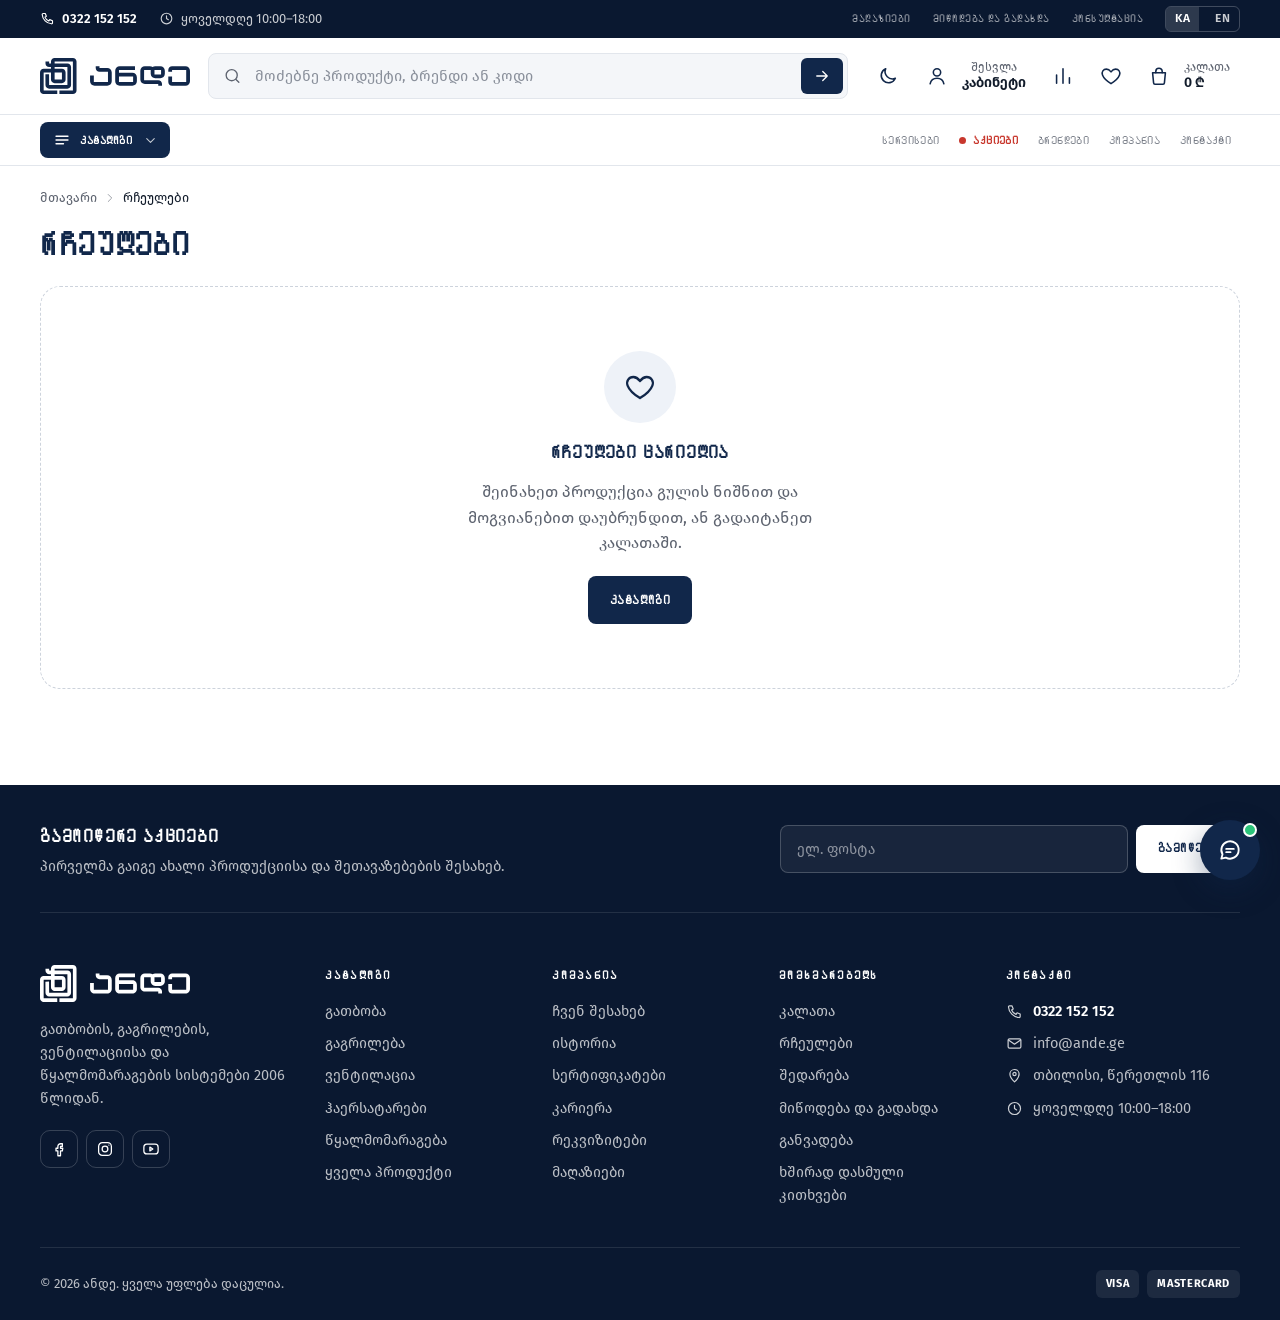
<file: prototype/wishlist.html>
<!doctype html>
<html lang="ka">
<head>
<meta charset="utf-8">
<meta name="viewport" content="width=device-width,initial-scale=1">
<title>რჩეულები · ანდე</title>
<meta name="robots" content="noindex">
<meta name="theme-color" content="#11274A">
<script>try{var t=localStorage.getItem('ande-theme');if(!t)t=matchMedia('(prefers-color-scheme: dark)').matches?'dark':'light';document.documentElement.setAttribute('data-theme',t)}catch(e){}</script>
<link rel="icon" href="../brand/logo/ande-symbol.svg" type="image/svg+xml">
<link rel="stylesheet" href="assets/css/ande.css">
</head>
<body data-page="wishlist">
<div data-layout="header"></div>

<main id="main">
  <div class="wrap">
    <nav class="crumbs" aria-label="ნავიგაცია"><a href="index.html">მთავარი</a><svg class="ico"><use href="#i-chev-r"/></svg><span aria-current="page">რჩეულები</span></nav>
    <div class="phead"><h1>რჩეულები</h1><p class="phead__count" data-count></p></div>
    <div data-wish-page style="padding-bottom:24px"></div>
  </div>
</main>

<div data-layout="footer"></div>
<script src="assets/js/data.js"></script>
<script src="assets/js/layout.js"></script>
<script src="assets/js/ande.js"></script>
<script src="assets/js/page-wishlist.js"></script>
</body>
</html>
</file>
<file: prototype/assets/css/ande.css>
/* ==========================================================================
   ANDE storefront design system (prototype)
   Brand book: navy Pantone 2767 C #11274A, gray Pantone 424 C #707372,
   FiraGO, the maze pattern. Colours live in the tokens below; dark mode only
   swaps tokens, so a component never needs its own dark rule.
   ========================================================================== */

@font-face{font-family:"FiraGO";src:url("../fonts/FiraGO-Regular.ttf") format("truetype");font-weight:400;font-style:normal;font-display:swap}
@font-face{font-family:"FiraGO";src:url("../fonts/FiraGO-Medium.ttf") format("truetype");font-weight:500;font-style:normal;font-display:swap}
@font-face{font-family:"FiraGO";src:url("../fonts/FiraGO-SemiBold.ttf") format("truetype");font-weight:600;font-style:normal;font-display:swap}
@font-face{font-family:"FiraGO";src:url("../fonts/FiraGO-Bold.ttf") format("truetype");font-weight:700;font-style:normal;font-display:swap}

/* ---------- tokens: light ---------- */
:root{
  color-scheme:light;
  /* brand, fixed in both themes */
  --navy:#11274A; --navy-900:#0A1830; --navy-800:#0E2140; --navy-700:#1A3766; --gray:#707372;

  --bg:#FFFFFF;          /* page */
  --bg-soft:#F4F6F9;     /* alternate sections */
  --surface:#FFFFFF;     /* cards, panels */
  --surface-2:#F7F8FB;   /* inner fills */
  --input:#F4F6F9;
  --media:#FFFFFF;       /* product photo well (photos have white backgrounds) */
  --text:#121C2B; --heading:#11274A; --muted:#5E6470; --faint:#8A909B;
  --line:#E2E6EC; --line-strong:#CDD3DC;
  --brand:#11274A; --brand-hover:#1A3766; --on-brand:#FFFFFF;   /* primary buttons */
  --tint:#EEF2F8; --tint-2:#DDE5F1; --ink:#11274A;                /* soft fills, accent text */
  --sale:#C8372D; --ok:#17804A; --warn:#A35F00;
  --topbar:#0A1830; --band:#11274A; --footer:#0A1830;
  --shadow:0 1px 2px rgba(17,39,74,.06),0 8px 24px rgba(17,39,74,.08);
  --shadow-lg:0 24px 60px rgba(10,24,48,.18);
  --scrim:rgba(10,24,48,.42);
  --logo-light:block; --logo-dark:none;

  --ff:"FiraGO","Noto Sans Georgian","Segoe UI",system-ui,sans-serif;
  --r-sm:8px; --r:12px; --r-lg:20px;
  --wrap:1320px; --gutter:clamp(16px,4vw,40px); --hdr-h:76px; --catnav-h:51px;
  --ease:cubic-bezier(.2,.7,.2,1);
}
/* ---------- tokens: dark ---------- */
[data-theme="dark"]{
  color-scheme:dark;
  --bg:#0A1324; --bg-soft:#0D182C; --surface:#111D34; --surface-2:#15233D; --input:#0D182C;
  --media:#E9EDF3;
  --text:#E4E9F2; --heading:#FFFFFF; --muted:#9AA6B9; --faint:#78849A;
  --line:rgba(255,255,255,.09); --line-strong:rgba(255,255,255,.18);
  --brand:#E6ECF6; --brand-hover:#FFFFFF; --on-brand:#11274A;
  --tint:rgba(255,255,255,.07); --tint-2:rgba(255,255,255,.12); --ink:#BCCDEB;
  --sale:#F0675B; --ok:#47C186; --warn:#F2B04A;
  --topbar:#060D1A; --band:#13274B; --footer:#060D1A;
  --shadow:0 1px 2px rgba(0,0,0,.3),0 10px 28px rgba(0,0,0,.35);
  --shadow-lg:0 24px 60px rgba(0,0,0,.5);
  --scrim:rgba(0,0,0,.55);
  --logo-light:none; --logo-dark:block;
}

/* ---------- scrollbars: thin, rounded, no arrow buttons, both themes ---------- */
:root{--sb-thumb:#C5CCD7;--sb-thumb-hover:#11274A}
[data-theme="dark"]{--sb-thumb:rgba(255,255,255,.18);--sb-thumb-hover:rgba(255,255,255,.42)}
::-webkit-scrollbar{width:12px;height:12px}
::-webkit-scrollbar-track{background:transparent}
::-webkit-scrollbar-thumb{background-color:var(--sb-thumb);border:3px solid transparent;border-radius:12px;background-clip:padding-box;min-height:48px}
::-webkit-scrollbar-thumb:hover{background-color:var(--sb-thumb-hover)}
::-webkit-scrollbar-button,::-webkit-scrollbar-corner{display:none;background:transparent}
html::-webkit-scrollbar-track{background:var(--bg)}
.filters::-webkit-scrollbar,.chat__log::-webkit-scrollbar,.suggest::-webkit-scrollbar,.minilines::-webkit-scrollbar{width:8px}
.filters::-webkit-scrollbar-thumb,.chat__log::-webkit-scrollbar-thumb,.suggest::-webkit-scrollbar-thumb,.minilines::-webkit-scrollbar-thumb{border-width:2px}
@supports not selector(::-webkit-scrollbar){
  html,.filters,.chat__log,.suggest,.minilines,.drawer__body,.sheet__body,.cmp{scrollbar-width:thin;scrollbar-color:var(--sb-thumb) transparent}
}

/* ---------- base ---------- */
*,*::before,*::after{box-sizing:border-box}
html{-webkit-text-size-adjust:100%;scroll-behavior:smooth;background:var(--bg)}
body{margin:0;font-family:var(--ff);font-size:16px;line-height:1.6;color:var(--text);background:var(--bg);
  -webkit-font-smoothing:antialiased;text-rendering:optimizeLegibility;transition:background-color .3s,color .3s}
img,svg{display:block;max-width:100%}
img{height:auto}
a{color:inherit;text-decoration:none}
button,input,select,textarea{font:inherit;color:inherit}
button{cursor:pointer;border:0;background:none;padding:0}
h1,h2,h3,h4,p,ul,ol,figure,dl,dd{margin:0}
ul,ol{padding:0;list-style:none}
:focus-visible{outline:2px solid var(--ink);outline-offset:3px;border-radius:4px}
.on-dark :focus-visible{outline-color:#fff}
.sr-only{position:absolute;width:1px;height:1px;overflow:hidden;clip-path:inset(50%);white-space:nowrap}
.wrap{max-width:var(--wrap);margin-inline:auto;padding-inline:var(--gutter)}
.ico{width:22px;height:22px;flex:none;fill:none;stroke:currentColor;stroke-width:1.7;stroke-linecap:round;stroke-linejoin:round}
.ico--sm{width:18px;height:18px}
.logo-l{display:var(--logo-light)}
.logo-d{display:var(--logo-dark)}
[hidden]{display:none!important}

/* Georgian capitals (Mtavruli). Browsers do not uppercase Georgian with CSS,
   so ande.js draws the caps for anything styled uppercase, the same method as
   the Biomi site: .gk shows the Mtavruli, .gt keeps the ordinary text for
   translators, screen readers and search engines. */
.caps{text-transform:uppercase;letter-spacing:.04em}
.gk{position:relative}
.gk::before{content:attr(data-c);content:attr(data-c) / "";text-transform:none}
.gt{position:absolute;width:1px;height:1px;overflow:hidden;clip-path:inset(50%);white-space:nowrap}
.gk.is-tr::before,.translated-ltr .gk::before,.translated-rtl .gk::before{content:none}
.gk.is-tr .gt,.translated-ltr .gt,.translated-rtl .gt{position:static;width:auto;height:auto;overflow:visible;clip-path:none;white-space:normal}
.gk.gk{font:inherit;color:inherit;letter-spacing:inherit;text-transform:inherit;opacity:1;margin:0;padding:0;border:0;background:none}

/* ---------- buttons ---------- */
.btn{display:inline-flex;align-items:center;justify-content:center;gap:10px;height:48px;padding:0 22px;border-radius:var(--r-sm);
  font-size:14px;font-weight:600;letter-spacing:.04em;text-transform:uppercase;white-space:nowrap;
  transition:background-color .2s,color .2s,border-color .2s,transform .2s var(--ease),opacity .2s}
.btn:active{transform:translateY(1px)}
.btn .ico{width:18px;height:18px}
.btn--primary{background:var(--brand);color:var(--on-brand)}
.btn--primary:hover{background:var(--brand-hover)}
.btn--light{background:#fff;color:var(--navy)}             /* on navy bands, both themes */
.btn--light:hover{background:#E9EEF7}
.btn--ghost{border:1.5px solid rgba(255,255,255,.4);color:#fff}
.btn--ghost:hover{border-color:#fff;background:rgba(255,255,255,.08)}
.btn--outline{border:1.5px solid var(--line-strong);color:var(--ink);background:var(--surface)}
.btn--outline:hover{border-color:var(--ink)}
.btn--soft{background:var(--tint);color:var(--ink)}
.btn--soft:hover{background:var(--tint-2)}
.btn--sm{height:40px;padding:0 16px;font-size:13px}
.btn--block{width:100%}
.btn[disabled]{opacity:.45;pointer-events:none}
.iconbtn{display:grid;place-items:center;width:44px;height:44px;border-radius:10px;color:var(--ink);transition:background-color .2s}
.iconbtn:hover{background:var(--tint)}
.link-arrow{display:inline-flex;align-items:center;gap:8px;font-size:14px;font-weight:600;color:var(--ink)}
.link-arrow .ico{width:16px;height:16px;transition:transform .25s var(--ease)}
.link-arrow:hover .ico{transform:translateX(4px)}
.textlink{color:var(--ink);font-weight:500;text-decoration:underline;text-underline-offset:3px;text-decoration-color:var(--line-strong)}
.textlink:hover{text-decoration-color:currentColor}

/* ---------- top bar ---------- */
.topbar{background:var(--topbar);color:rgba(255,255,255,.78);font-size:13px}
.topbar .wrap{display:flex;align-items:center;justify-content:space-between;gap:24px;height:38px}
.topbar__group{display:flex;align-items:center;gap:22px}
.topbar a,.topbar span{display:inline-flex;align-items:center;gap:7px}
.topbar a{transition:color .2s}
.topbar a:hover{color:#fff}
.topbar .ico{width:15px;height:15px;stroke-width:1.8}
.topbar__phone{color:#fff;font-weight:600}
.lang{display:inline-flex;border:1px solid rgba(255,255,255,.22);border-radius:6px;overflow:hidden}
.lang a{padding:2px 9px;font-size:12px;font-weight:600}
.lang a[aria-current]{background:rgba(255,255,255,.14);color:#fff}

/* ---------- header ---------- */
.hdr{position:sticky;top:0;z-index:50;background:var(--surface);border-bottom:1px solid var(--line);transition:box-shadow .25s,background-color .3s}
.hdr.is-stuck{box-shadow:0 6px 24px rgba(10,24,48,.1)}
.hdr__row{display:flex;align-items:center;gap:18px;height:var(--hdr-h)}
.hdr__logo{flex:none;display:block;width:150px}
.hdr__logo img{width:100%;height:auto}
.hdr .hdr__burger,.hdr .hdr__search-toggle{display:none}

.search{position:relative;flex:1;min-width:0}
.search input{width:100%;height:46px;padding:0 54px 0 46px;border:1.5px solid var(--line);border-radius:var(--r-sm);background:var(--input);
  font-size:15px;transition:border-color .2s,background-color .2s}
.search input::placeholder{color:var(--faint)}
.search input:focus{outline:none;border-color:var(--ink);background:var(--surface)}
.search input::-webkit-search-cancel-button{display:none}
.search > .ico{position:absolute;left:15px;top:23px;transform:translateY(-50%);width:19px;height:19px;color:var(--muted);pointer-events:none}
.search__go{position:absolute;right:5px;top:5px;width:42px;height:36px;border-radius:6px;background:var(--brand);color:var(--on-brand);display:grid;place-items:center}
.search__go .ico{width:18px;height:18px}
.suggest{position:absolute;left:0;right:0;top:calc(100% + 8px);z-index:60;max-height:min(70vh,560px);overflow-y:auto;padding:8px;
  background:var(--surface);border:1px solid var(--line);border-radius:var(--r);box-shadow:var(--shadow-lg)}
.suggest__label{padding:8px 10px 4px;font-size:11.5px;font-weight:600;letter-spacing:.1em;text-transform:uppercase;color:var(--faint)}
.suggest__item{display:flex;align-items:center;gap:12px;padding:8px 10px;border-radius:8px}
.suggest__item[aria-selected="true"],.suggest__item:hover{background:var(--tint)}
.suggest__item img{width:44px;height:44px;border-radius:8px;object-fit:contain;background:var(--media);padding:3px;mix-blend-mode:normal}
.suggest__item .ico{width:20px;height:20px;color:var(--ink)}
.suggest__name{flex:1;min-width:0;font-size:14px;line-height:1.35}
.suggest__name small{display:block;color:var(--muted);font-size:12.5px}
.suggest__name mark,.suggest__name b{background:none;color:var(--ink);font-weight:700}
.suggest__price{font-size:14px;font-weight:700;white-space:nowrap}
.suggest__all{display:flex;justify-content:center;margin-top:4px;padding:10px;border-top:1px solid var(--line);font-size:14px;font-weight:600;color:var(--ink)}
.suggest__empty{padding:18px 10px;text-align:center;color:var(--muted);font-size:14px}

.hdr__actions{flex:none;display:flex;align-items:center;gap:6px}
.act{position:relative;display:inline-flex;align-items:center;gap:14px;height:46px;padding:0 10px;border-radius:var(--r-sm);color:var(--ink);transition:background-color .2s}
.act:hover{background:var(--tint)}
.act__label{display:flex;flex-direction:column;line-height:1.2;font-size:12px;color:var(--muted)}
.act__label b{font-size:14px;font-weight:600;color:var(--text)}
/* badge sits on the icon's top-right corner, clear of the label beside it */
.act__count{position:absolute;top:3px;left:21px;min-width:19px;height:19px;padding:0 4px;border-radius:10px;background:var(--brand);color:var(--on-brand);
  font-size:10.5px;font-weight:700;line-height:15px;text-align:center;border:2px solid var(--surface);box-sizing:border-box}
.act__count[data-n="0"]{display:none}
.act--cart .act__count{background:var(--sale);color:#fff}
.act.is-bump .act__count{animation:bump .45s var(--ease)}
@keyframes bump{40%{transform:scale(1.4)}}
.theme-toggle .ico-sun{display:none}
[data-theme="dark"] .theme-toggle .ico-sun{display:block}
[data-theme="dark"] .theme-toggle .ico-moon{display:none}
.theme-toggle .ico{transition:transform .5s var(--ease)}
.theme-toggle:hover .ico{transform:rotate(-25deg)}

/* category row */
.catnav{border-top:1px solid var(--line)}
.catnav .wrap{display:flex;align-items:center;justify-content:space-between;gap:12px;height:50px}
.catnav__aux{display:flex;align-items:center;gap:2px}
.catnav a{display:inline-flex;align-items:center;gap:8px;height:36px;padding:0 12px;border-radius:6px;font-size:14px;font-weight:500;transition:background-color .2s,color .2s}
.catnav a:hover,.catnav a.is-active,.catnav a[aria-current="page"]{background:var(--tint);color:var(--ink)}
/* "კატალოგი" opens the mega menu with every category */
.catnav__btn{display:inline-flex;align-items:center;gap:9px;height:36px;padding:0 12px 0 13px;border-radius:8px;background:var(--brand);color:var(--on-brand);
  font-size:12.5px;font-weight:600;letter-spacing:.04em;text-transform:uppercase;white-space:nowrap;transition:background-color .2s}
.catnav__btn:hover,.catnav__btn[aria-expanded="true"]{background:var(--brand-hover)}
.catnav__btn:focus-visible{outline:2px solid var(--ink);outline-offset:2px}
.catnav__btn .ico{width:18px;height:18px}
.catnav__btn .catnav__chev{width:15px;height:15px;margin-left:2px;opacity:.75;transition:transform .25s var(--ease)}
.catnav__btn[aria-expanded="true"] .catnav__chev{transform:rotate(180deg)}
.catnav__aux a{color:var(--muted)}
.catnav__sale{color:var(--sale)!important;font-weight:600!important}
.catnav__sale::before{content:"";width:7px;height:7px;border-radius:50%;background:var(--sale)}

/* ---------- mega menu ---------- */
.mega{position:absolute;left:0;right:0;top:100%;z-index:40;visibility:hidden;opacity:0;transform:translateY(-6px);
  transition:opacity .2s,transform .25s var(--ease),visibility 0s .25s}
.mega.is-open{visibility:visible;opacity:1;transform:none;transition:opacity .2s,transform .25s var(--ease)}
/* only the panel takes clicks: a click on the empty sides beside it counts as outside and closes the menu */
.mega{pointer-events:none}
.mega__panel{pointer-events:auto}
.mega__panel{display:grid;grid-template-columns:280px 1fr;min-height:420px;background:var(--surface);border:1px solid var(--line);border-top:0;
  border-radius:0 0 var(--r-lg) var(--r-lg);box-shadow:var(--shadow-lg);overflow:hidden}
.mega__cats{padding:14px;background:var(--surface-2);border-right:1px solid var(--line)}
.mega__cat{display:flex;align-items:center;gap:12px;width:100%;padding:12px 14px;border-radius:10px;text-align:left;font-weight:500;transition:background-color .15s,color .15s}
.mega__cat .ico{color:var(--ink)}
.mega__cat .ico:last-child{margin-left:auto;width:16px;height:16px;opacity:0;transform:translateX(-4px);transition:opacity .2s,transform .2s}
.mega__cat[aria-selected="true"]{background:var(--surface);color:var(--ink);box-shadow:0 1px 3px rgba(10,24,48,.1)}
.mega__cat[aria-selected="true"] .ico:last-child{opacity:1;transform:none}
.mega__body{padding:26px 30px 30px;display:grid;grid-template-columns:1fr 250px;gap:28px}
.mega__head{display:flex;align-items:baseline;justify-content:space-between;margin-bottom:18px}
.mega__title{font-size:20px;font-weight:700;color:var(--heading)}
.mega__grid{display:grid;grid-template-columns:repeat(auto-fill,minmax(150px,1fr));gap:12px}
.sub{display:flex;flex-direction:column;border:1px solid var(--line);border-radius:var(--r);overflow:hidden;background:var(--surface);
  transition:border-color .2s,box-shadow .2s,transform .25s var(--ease)}
.sub:hover{border-color:var(--tint-2);box-shadow:var(--shadow);transform:translateY(-2px)}
.sub__img{height:104px;display:grid;place-items:center;padding:12px;background:var(--media)}
.sub__img img{max-height:80px;width:auto;object-fit:contain;mix-blend-mode:multiply}
.sub__img .ico{width:34px;height:34px;color:var(--navy);stroke-width:1.4}
/* the name area fills the card and always keeps room for two lines, so every card has the same height */
.sub__name{flex:1;display:flex;flex-direction:column;padding:10px 12px;font-size:13.5px;font-weight:500;line-height:1.35;border-top:1px solid var(--line);background:var(--surface-2)}
.sub__label{display:block;min-height:2.7em}
.sub__name small{display:block;margin-top:auto;padding-top:2px;color:var(--muted);font-weight:400}
.mega__promo{position:relative;display:flex;flex-direction:column;justify-content:flex-end;gap:10px;padding:22px;border-radius:var(--r);color:#fff;
  background:var(--navy) url("../../../brand/pattern/ande-pattern-panel-white.svg") center/cover no-repeat;overflow:hidden;isolation:isolate}
.mega__promo::before{content:"";position:absolute;inset:0;z-index:-1;background:linear-gradient(180deg,rgba(17,39,74,.55),var(--navy) 70%)}
.mega__promo h3{font-size:19px;line-height:1.3}
.mega__promo p{font-size:14px;color:rgba(255,255,255,.75)}
.mega__promo .btn{height:42px;margin-top:6px;align-self:flex-start}
.mega-scrim{position:fixed;inset:0;z-index:30;background:var(--scrim);opacity:0;visibility:hidden;transition:opacity .25s,visibility 0s .25s}
.mega-scrim.is-open{opacity:1;visibility:visible;transition:opacity .25s}

/* ---------- page scaffolding ---------- */
.section{padding-block:clamp(48px,7vw,88px)}
.section--tight{padding-block:clamp(32px,5vw,56px)}
.section--soft{background:var(--bg-soft)}
.shead{display:flex;align-items:flex-end;justify-content:space-between;gap:24px;margin-bottom:28px;flex-wrap:wrap}
.eyebrow{display:block;font-size:12.5px;font-weight:600;letter-spacing:.12em;text-transform:uppercase;color:var(--gray)}
[data-theme="dark"] .eyebrow{color:var(--faint)}
.h2{margin-top:6px;font-size:clamp(24px,2.6vw,32px);font-weight:700;line-height:1.2;letter-spacing:.02em;text-transform:uppercase;color:var(--heading)}
.h3{font-size:20px;font-weight:700;line-height:1.3;color:var(--heading)}
.crumbs{display:flex;flex-wrap:wrap;align-items:center;gap:6px;padding-top:22px;font-size:13px;color:var(--muted)}
.crumbs a:hover{color:var(--ink);text-decoration:underline;text-underline-offset:3px}
.crumbs .ico{width:14px;height:14px;opacity:.6}
.crumbs [aria-current]{color:var(--text)}
.phead{display:flex;align-items:flex-end;justify-content:space-between;gap:16px;flex-wrap:wrap;padding:14px 0 22px}
.phead h1{font-size:clamp(26px,3vw,36px);font-weight:700;line-height:1.15;letter-spacing:.02em;text-transform:uppercase;color:var(--heading)}
.phead__count{font-size:14px;color:var(--muted)}
.empty{display:flex;flex-direction:column;align-items:center;text-align:center;gap:12px;padding:64px 24px;border:1px dashed var(--line-strong);border-radius:var(--r-lg)}
.empty__ico{display:grid;place-items:center;width:72px;height:72px;border-radius:50%;background:var(--tint);color:var(--ink)}
.empty__ico .ico{width:32px;height:32px}
.empty h2{font-size:20px;color:var(--heading)}
.empty p{max-width:420px;color:var(--muted)}
.empty .btn{margin-top:8px}

/* ---------- hero ---------- */
.hero{padding-top:20px}
.hero__card{position:relative;display:grid;grid-template-columns:minmax(0,1.05fr) minmax(0,1fr);min-height:540px;border-radius:var(--r-lg);overflow:hidden;
  color:#fff;background:var(--navy-900);isolation:isolate}
.hero__bg{position:absolute;inset:0;z-index:-2}
.hero__bg img{position:absolute;inset:0;width:100%;height:100%;object-fit:cover;opacity:0;transition:opacity 1s ease}
.hero__bg img.is-on{opacity:1}
.hero__card::after{content:"";position:absolute;z-index:-1;top:0;bottom:0;right:0;width:min(42%,520px);
  background:url("../../../brand/pattern/ande-pattern-strip-white.svg") right top/260px auto repeat-y;opacity:.09;
  -webkit-mask-image:linear-gradient(90deg,transparent,#000 45%);mask-image:linear-gradient(90deg,transparent,#000 45%)}
.hero__copy{display:flex;flex-direction:column;justify-content:center;gap:22px;padding:clamp(32px,5vw,72px)}
.hero .eyebrow{color:rgba(255,255,255,.7)}
.hero h1{font-size:clamp(34px,4.3vw,58px);font-weight:700;line-height:1.08;letter-spacing:.02em;text-transform:uppercase}
.hero__lead{max-width:520px;font-size:18px;line-height:1.6;color:rgba(255,255,255,.78)}
.hero__ctas{display:flex;flex-wrap:wrap;gap:12px;margin-top:6px}
.hero__trust{display:flex;flex-wrap:wrap;gap:8px 22px;margin-top:10px;padding-top:22px;border-top:1px solid rgba(255,255,255,.14);font-size:14px;color:rgba(255,255,255,.75)}
.hero__trust li{display:flex;align-items:center;gap:8px}
.hero__trust .ico{width:16px;height:16px;color:#fff;stroke-width:2.2}
.hero__stage{position:relative;display:flex;flex-direction:column;justify-content:flex-end;padding:28px clamp(24px,3vw,40px) 28px 0}
.hero__shots{position:relative;flex:1;min-height:300px}
.shot{position:absolute;inset:0;display:grid;place-items:center;opacity:0;transform:translateX(24px) scale(.97);
  transition:opacity .6s ease,transform .8s var(--ease);pointer-events:none}
.shot.is-on{opacity:1;transform:none;pointer-events:auto}
.shot img{max-width:min(92%,560px);max-height:340px;width:auto;object-fit:contain;filter:drop-shadow(0 30px 40px rgba(0,0,0,.45))}
.shot__tag{position:absolute;right:4%;bottom:6%;display:flex;align-items:center;gap:14px;padding:12px 14px 12px 16px;border-radius:var(--r);
  background:rgba(255,255,255,.1);border:1px solid rgba(255,255,255,.18);backdrop-filter:blur(12px);-webkit-backdrop-filter:blur(12px)}
.shot__tag small{display:block;font-size:11.5px;letter-spacing:.08em;text-transform:uppercase;color:rgba(255,255,255,.65)}
.shot__tag b{display:block;font-size:15px;font-weight:600}
.shot__tag .go{display:grid;place-items:center;width:34px;height:34px;border-radius:50%;background:#fff;color:var(--navy)}
.shot__tag .go .ico{width:16px;height:16px}
.hero__tabs{display:grid;grid-template-columns:repeat(5,1fr);gap:6px;margin-top:18px}
.htab{position:relative;padding:12px 4px 0;text-align:left;font-size:13px;font-weight:500;color:rgba(255,255,255,.55);transition:color .2s}
.htab::before,.htab::after{content:"";position:absolute;left:0;top:0;height:2px;border-radius:2px}
.htab::before{right:0;background:rgba(255,255,255,.2)}
.htab::after{width:0;background:#fff}
.htab[aria-selected="true"]{color:#fff}
.htab[aria-selected="true"]::after{animation:htab var(--hero-ms,6000ms) linear forwards}
.hero.is-paused .htab[aria-selected="true"]::after{animation-play-state:paused}
@keyframes htab{to{width:100%}}

/* ---------- category bento ---------- */
.bento{display:grid;grid-template-columns:repeat(12,1fr);grid-auto-rows:minmax(268px,auto);gap:16px}
.tile{position:relative;grid-column:span 4;display:flex;flex-direction:column;padding:26px 26px 22px;border-radius:var(--r-lg);overflow:hidden;color:#fff;
  background:var(--navy-900);isolation:isolate}
.tile--w7{grid-column:span 7}.tile--w5{grid-column:span 5}
.tile__bg{position:absolute;inset:0;z-index:-2;width:100%;height:100%;object-fit:cover;transition:filter .6s}
.tile::before{content:"";position:absolute;inset:0;z-index:-1;background:linear-gradient(90deg,rgba(10,24,48,.55) 0%,rgba(10,24,48,0) 60%)}
.tile__img{position:absolute;z-index:-1;right:5%;bottom:9%;width:auto;max-width:42%;max-height:50%;object-fit:contain;
  filter:drop-shadow(0 22px 28px rgba(0,0,0,.45));transition:transform .7s var(--ease)}
.tile--w7 .tile__img{max-width:46%;max-height:72%}
.tile--w5 .tile__img{max-width:40%;max-height:72%}
.tile:hover .tile__img{transform:translateY(-6px) scale(1.04)}
.tile:hover .tile__bg{filter:brightness(1.15)}
.tile__icon{display:grid;place-items:center;width:44px;height:44px;border-radius:12px;background:rgba(255,255,255,.1);border:1px solid rgba(255,255,255,.16)}
.tile__icon .ico{width:22px;height:22px}
.tile h3{margin-top:18px;font-size:clamp(18px,1.6vw,22px);font-weight:700;letter-spacing:.04em;text-transform:uppercase}
.tile h3 a::after{content:"";position:absolute;inset:0;z-index:0}
.tile__subs{position:relative;z-index:1;display:flex;flex-direction:column;align-items:flex-start;gap:5px;margin-top:12px;max-width:52%}
.tile__subs a{font-size:14px;color:rgba(255,255,255,.72);transition:color .2s}
.tile__subs a:hover{color:#fff;text-decoration:underline;text-underline-offset:3px}
.tile__more{position:relative;z-index:1;margin-top:auto;padding-top:16px;display:inline-flex;align-items:center;gap:8px;font-size:13px;font-weight:600;
  letter-spacing:.06em;text-transform:uppercase;pointer-events:none}
.tile__more .ico{width:16px;height:16px;transition:transform .25s var(--ease)}
.tile:hover .tile__more .ico{transform:translateX(4px)}

/* Rotating bento (wide screens, page-home.js adds .is-live and data-slot).
   Five fixed slots on the 12-column grid: 0 big (7 cols), 1 top right (5), 2 3 4 bottom row (4 each).
   Tiles travel between slots; the tile in slot 0 is .is-feature: its product grows and its
   subcategories slide out from the left. Other tiles keep icon, title and product only. */
@media (min-width:1025px){
  .bento.is-live{--g:16px;--col:calc((100% - 11 * var(--g)) / 12);--r1:276px;--r2:200px;
    position:relative;display:block;height:calc(var(--r1) + var(--g) + var(--r2))}
  .bento.is-live .tile{position:absolute;z-index:1;padding:22px 24px 20px;
    transition:left .9s var(--ease),top .9s var(--ease),width .9s var(--ease),height .9s var(--ease),box-shadow .9s}
  .bento.is-live .tile h3{margin-top:14px;font-size:18px;transition:font-size .9s var(--ease)}
  .bento.is-live .tile[data-slot="0"] h3,.bento.is-live .tile[data-slot="1"] h3{font-size:clamp(18px,1.6vw,22px)}
  .bento.is-live .tile[data-slot="0"]{left:0;top:0;width:calc(var(--col) * 7 + var(--g) * 6);height:var(--r1);z-index:3;box-shadow:0 24px 48px rgba(5,14,30,.28)}
  .bento.is-live .tile[data-slot="1"]{left:calc((var(--col) + var(--g)) * 7);top:0;width:calc(var(--col) * 5 + var(--g) * 4);height:var(--r1);z-index:2}
  .bento.is-live .tile[data-slot="2"]{left:0;top:calc(var(--r1) + var(--g));width:calc(var(--col) * 4 + var(--g) * 3);height:var(--r2)}
  .bento.is-live .tile[data-slot="3"]{left:calc((var(--col) + var(--g)) * 4);top:calc(var(--r1) + var(--g));width:calc(var(--col) * 4 + var(--g) * 3);height:var(--r2);z-index:2}
  .bento.is-live .tile[data-slot="4"]{left:calc((var(--col) + var(--g)) * 8);top:calc(var(--r1) + var(--g));width:calc(var(--col) * 4 + var(--g) * 3);height:var(--r2);z-index:2}
  .bento.is-live .tile__img{max-width:40%;max-height:72%;bottom:10%;transform-origin:80% 100%;
    transition:transform .8s var(--ease),max-width .9s var(--ease),max-height .9s var(--ease)}
  .bento.is-live .tile[data-slot="0"] .tile__img{max-width:46%;max-height:78%}
  .bento.is-live .tile[data-slot="1"] .tile__img{max-width:48%;max-height:84%}
  .bento.is-live .tile.is-feature .tile__img{transform:scale(1.08)}
  .bento.is-live .tile.is-feature:hover .tile__img{transform:translateY(-4px) scale(1.1)}
  /* the list only takes room in the big tile, so the small ones stay compact */
  .bento.is-live .tile__subs{gap:3px;margin-top:0;max-height:0;transition:max-height .45s var(--ease),margin-top .45s var(--ease)}
  .bento.is-live .tile.is-feature .tile__subs{margin-top:10px;max-height:160px}
  .bento.is-live .tile__subs a{opacity:0;visibility:hidden;transform:translateX(-18px);transition:opacity .2s,transform .2s,visibility 0s .2s}
  .bento.is-live .tile.is-feature .tile__subs a{opacity:1;visibility:visible;transform:none;
    transition:opacity .45s var(--ease),transform .55s var(--ease),visibility 0s,color .2s}
  .bento.is-live .tile.is-feature .tile__subs a:nth-child(1){transition-delay:.3s}
  .bento.is-live .tile.is-feature .tile__subs a:nth-child(2){transition-delay:.38s}
  .bento.is-live .tile.is-feature .tile__subs a:nth-child(3){transition-delay:.46s}
  .bento.is-live .tile.is-feature .tile__subs a:nth-child(4){transition-delay:.54s}
  .bento.is-live .tile.is-feature .tile__subs a:nth-child(5){transition-delay:.62s}
  .bento.is-settling .tile,.bento.is-settling .tile *{transition:none!important}
}

/* ---------- perks ---------- */
.perks{display:grid;grid-template-columns:repeat(4,1fr);border:1px solid var(--line);border-radius:var(--r-lg);background:var(--surface)}
.perk{display:flex;gap:16px;padding:24px 26px}
.perk + .perk{border-left:1px solid var(--line)}
.perk__ico{flex:none;display:grid;place-items:center;width:48px;height:48px;border-radius:12px;background:var(--tint);color:var(--ink)}
.perk__ico .ico{width:24px;height:24px}
.perk h3{font-size:15.5px;font-weight:600;line-height:1.35}
.perk p{margin-top:4px;font-size:14px;line-height:1.5;color:var(--muted)}

/* ---------- tabs (pills) ---------- */
.ptabs{display:flex;gap:6px;padding:4px;border-radius:10px;background:var(--surface-2);border:1px solid var(--line);min-width:0;max-width:100%;overflow-x:auto;scrollbar-width:none}
.ptabs::-webkit-scrollbar{display:none}
.ptab{flex:none;height:38px;padding:0 16px;border-radius:8px;font-size:14px;font-weight:500;color:var(--muted);white-space:nowrap;transition:background-color .2s,color .2s}
.ptab:hover{color:var(--text)}
.ptab[aria-selected="true"]{background:var(--surface);color:var(--ink);font-weight:600;box-shadow:0 1px 3px rgba(10,24,48,.12)}
.shead__end{display:flex;align-items:center;gap:22px;flex-wrap:wrap;min-width:0;max-width:100%}

/* ---------- product card ---------- */
.pgrid{display:grid;grid-template-columns:repeat(4,1fr);gap:16px}
.pgrid--3{grid-template-columns:repeat(3,1fr)}
.pgrid.is-swapping .pcard{opacity:0;transform:translateY(8px)}
.pcard{position:relative;display:flex;flex-direction:column;border:1px solid var(--line);border-radius:var(--r);background:var(--surface);overflow:hidden;
  transition:border-color .2s,box-shadow .25s,opacity .3s,transform .3s var(--ease)}
.pcard:hover{border-color:var(--tint-2);box-shadow:var(--shadow)}
.pcard__media{--pad:22px;position:relative;display:block;aspect-ratio:1/1;min-height:0;overflow:hidden;padding:var(--pad);background:var(--media)}
/* the photo never sets the box size: every card has the same square, whatever the photo shape */
.pcard__media img{position:absolute;top:var(--pad);left:var(--pad);width:calc(100% - 2 * var(--pad));height:calc(100% - 2 * var(--pad));object-fit:contain;mix-blend-mode:multiply;transition:transform .5s var(--ease)}
.pcard:hover .pcard__media img{transform:scale(1.04)}
.pcard__media .noimg{display:grid;place-items:center;width:100%;height:100%;color:#9AA3B2}
.pcard__media .noimg .ico{width:48px;height:48px;stroke-width:1.2}
.pcard__badges{position:absolute;top:12px;left:12px;display:flex;flex-wrap:wrap;gap:6px;z-index:1}
.badge{display:inline-flex;align-items:center;height:24px;padding:0 9px;border-radius:6px;font-size:11.5px;font-weight:600;letter-spacing:.04em;text-transform:uppercase;
  background:var(--tint);color:var(--ink)}
.badge--brand{background:var(--navy);color:#fff}
.badge--sale{background:var(--sale);color:#fff}
.pcard__tools{position:absolute;top:10px;right:10px;z-index:1;display:flex;flex-direction:column;gap:6px}
.tool{display:grid;place-items:center;width:38px;height:38px;border-radius:50%;background:rgba(255,255,255,.92);color:#5E6470;border:1px solid #E2E6EC;
  transition:color .2s,border-color .2s,transform .2s,opacity .2s}
.tool:hover{color:var(--navy);border-color:#C5D0E2}
.tool .ico{width:18px;height:18px}
.tool[aria-pressed="true"]{color:var(--sale);border-color:#F1C7C2}
.tool[data-wish][aria-pressed="true"] .ico{fill:currentColor}
.tool[data-compare][aria-pressed="true"]{color:#fff;background:var(--navy);border-color:var(--navy)}
.pcard__tools .tool[data-compare]{opacity:0;transform:translateY(-4px)}
.pcard:hover .pcard__tools .tool[data-compare],.pcard__tools .tool[data-compare][aria-pressed="true"],.pcard__tools .tool[data-compare]:focus-visible{opacity:1;transform:none}
.pcard__body{display:flex;flex-direction:column;flex:1;gap:8px;padding:16px 18px 18px;border-top:1px solid var(--line)}
.pcard__brand{font-size:11.5px;font-weight:600;letter-spacing:.1em;text-transform:uppercase;color:var(--gray)}
/* colours of the same model: swatches on the brand line switch the card to that colour */
.pcard__brand{display:flex;align-items:center;justify-content:space-between;gap:8px;min-height:22px}
.pcard__colors{display:flex;flex:none;gap:4px}
.pcard__brand>span{min-width:0;overflow-wrap:anywhere}
[data-theme="dark"] .pcard__brand{color:var(--faint)}
.pcard__title{font-size:15px;font-weight:500;line-height:1.45;display:-webkit-box;-webkit-line-clamp:2;-webkit-box-orient:vertical;overflow:hidden;min-height:2.9em}
.pcard__title a:hover{color:var(--ink);text-decoration:underline;text-underline-offset:3px}
.pcard__specs{display:none}
.pcard__meta{display:flex;align-items:center;justify-content:space-between;gap:10px;font-size:12.5px;color:var(--muted)}
.stock{display:inline-flex;align-items:center;gap:6px;font-weight:500}
.stock::before{content:"";width:7px;height:7px;border-radius:50%;background:currentColor}
.stock--in{color:var(--ok)}
.stock--out{color:var(--warn)}
.pcard__foot{display:flex;align-items:center;justify-content:space-between;gap:12px;margin-top:auto;padding-top:10px}
.price{font-size:21px;font-weight:700;letter-spacing:-.01em;white-space:nowrap}
/* colour swatch: a square of the finish itself inside a ring (as on Biomi); the name is the
   tooltip and the label above; the ring marks the chosen colour */
.swatch{--sw:#fff;flex:none;width:38px;height:38px;padding:3px;border:1px solid var(--line);border-radius:10px;background:var(--surface);cursor:pointer;transition:border-color .15s,box-shadow .15s}
.swatch::before{content:"";display:block;width:100%;height:100%;border:1px solid rgba(0,0,0,.35);border-radius:7px;background:var(--sw)}
.swatch:hover{border-color:var(--ink)}
.swatch[aria-pressed="true"]{border-color:var(--ink);box-shadow:inset 0 0 0 1px var(--ink)}
.swatch:focus-visible{outline:2px solid var(--ink);outline-offset:2px}
.pcard__colors .swatch{width:22px;height:22px;padding:2px;border-radius:6px}
.pcard__colors .swatch::before{border-radius:4px}
/* energy class arrow next to the price (EU class colours; click shows the label) */
.energy{display:inline-flex;align-items:center;gap:5px;flex:none;vertical-align:middle}
.eclass{--ec:#00A651;display:inline-flex;align-items:center;gap:3px;height:24px;padding:0 13px 0 7px;border:0;background:var(--ec);color:#fff;font:700 13px/1 var(--ff);letter-spacing:0;clip-path:polygon(0 0,calc(100% - 9px) 0,100% 50%,calc(100% - 9px) 100%,0 100%);cursor:pointer;transition:filter .2s}
button.eclass:hover{filter:brightness(1.08)}
button.eclass:focus-visible{outline:2px solid var(--ink);outline-offset:2px}
.eclass sup{position:relative;top:-.1em;margin-left:1px;font-size:.72em;line-height:0}
.eclass .ico{width:13px;height:13px;stroke-width:2}
.eclass--1{--ec:#50B848}.eclass--2{--ec:#BFD730;color:#1B1B1B}.eclass--3{--ec:#FFF200;color:#1B1B1B}.eclass--4{--ec:#FDB913;color:#1B1B1B}.eclass--5{--ec:#F37021}.eclass--6,.eclass--7,.eclass--8,.eclass--9{--ec:#ED1C24}
.energy--sm .eclass{height:20px;padding:0 11px 0 6px;font-size:11.5px;clip-path:polygon(0 0,calc(100% - 7px) 0,100% 50%,calc(100% - 7px) 100%,0 100%)}
.energy--sm .eclass .ico{width:11px;height:11px}
.energy--xs .eclass{height:16px;padding:0 9px 0 5px;font-size:10px;cursor:default;clip-path:polygon(0 0,calc(100% - 6px) 0,100% 50%,calc(100% - 6px) 100%,0 100%)}
.suggest__price .energy,.chatprod__txt .energy{margin-right:6px}
.miniline .energy{margin-left:8px}
.buybox__energy{display:flex;align-items:center;flex-wrap:wrap;gap:8px 14px;margin-top:10px}
.buybox__energy .textlink{font-size:13.5px}
/* product documents (energy label, information sheet, manuals) */
.pdocs{margin-bottom:28px}
.pdocs__title{margin:0 0 10px;font-weight:700;color:var(--heading)}
.docs{display:grid;grid-template-columns:repeat(auto-fill,minmax(250px,1fr));gap:10px;margin:0;padding:0;list-style:none}
.doc{display:flex;align-items:center;gap:12px;height:100%;padding:12px 14px;border:1px solid var(--line);border-radius:var(--r);background:var(--surface);color:var(--text);text-decoration:none;transition:border-color .2s}
.doc:hover{border-color:var(--ink)}
.doc .ico{flex:none;width:22px;height:22px;color:var(--ink)}
.doc span{display:flex;flex-direction:column;font-size:14px;font-weight:600;line-height:1.3}
.doc small{font-size:12px;font-weight:400;color:var(--muted)}
.price small{font-size:.75em;font-weight:600;margin-left:2px}
.price--ask{font-size:14px;font-weight:600;color:var(--muted);white-space:normal;line-height:1.3}
.cartbtn{display:inline-flex;align-items:center;justify-content:center;gap:8px;height:42px;padding:0 14px;border-radius:var(--r-sm);background:var(--brand);color:var(--on-brand);font-size:13px;
  font-weight:600;letter-spacing:.04em;text-transform:uppercase;white-space:nowrap;transition:background-color .2s}
.cartbtn:hover{background:var(--brand-hover)}
.cartbtn .ico{width:18px;height:18px}
.cartbtn--soft{background:var(--tint);color:var(--ink)}
.cartbtn--soft:hover{background:var(--tint-2)}
.cartbtn.is-added{background:var(--ok);color:#fff}

/* list view (catalog) */
.pgrid--list{grid-template-columns:1fr!important}
.pgrid--list .pcard{display:grid;grid-template-columns:200px 1fr}
.pgrid--list .pcard__media{aspect-ratio:auto;height:100%;min-height:200px;border-right:1px solid var(--line)}
.pgrid--list .pcard__body{border-top:0;padding:20px 22px;display:grid;grid-template-columns:1fr 210px;grid-template-rows:auto auto 1fr auto;column-gap:28px}
.pgrid--list .pcard__brand,.pgrid--list .pcard__title,.pgrid--list .pcard__meta,.pgrid--list .pcard__specs{grid-column:1}
.pgrid--list .pcard__title{min-height:0;font-size:16px}
.pgrid--list .pcard__specs{display:grid;grid-template-columns:repeat(2,minmax(0,1fr));gap:4px 20px;margin-top:6px;font-size:13px}
.pgrid--list .pcard__specs div{display:flex;justify-content:space-between;gap:8px;padding:4px 0;border-bottom:1px dashed var(--line)}
.pgrid--list .pcard__specs dt{color:var(--muted)}
.pgrid--list .pcard__specs dd{font-weight:500;text-align:right}
.pgrid--list .pcard__foot{grid-column:2;grid-row:1/-1;flex-direction:column;align-items:stretch;justify-content:center;margin:0;padding:0 0 0 24px;border-left:1px solid var(--line)}
.pgrid--list .pcard__tools{flex-direction:row}

/* ---------- service band ---------- */
.service{position:relative;display:grid;grid-template-columns:minmax(0,1fr) minmax(0,1fr);gap:clamp(28px,5vw,72px);padding:clamp(32px,5vw,64px);
  border-radius:var(--r-lg);background:var(--band);color:#fff;overflow:hidden;isolation:isolate}
.service::after{content:"";position:absolute;z-index:-1;top:-10%;bottom:-10%;right:-4%;width:46%;
  background:url("../../../brand/pattern/ande-pattern-panel-white.svg") center/cover no-repeat;opacity:.1}
.service .eyebrow{color:rgba(255,255,255,.65)}
.service .h2{color:#fff}
.service__lead{margin-top:16px;max-width:520px;font-size:18px;color:rgba(255,255,255,.78)}
.service__ctas{display:flex;flex-wrap:wrap;align-items:center;gap:18px 22px;margin-top:28px}
.service__phone{display:inline-flex;align-items:center;gap:12px;font-size:14px;color:rgba(255,255,255,.7)}
.service__phone b{display:block;font-size:20px;font-weight:700;color:#fff;letter-spacing:.01em}
.service__phone .ico{width:20px;height:20px}
.steps{display:grid;grid-template-columns:1fr 1fr;gap:12px;align-content:center}
.step{padding:22px;border-radius:var(--r);background:rgba(255,255,255,.06);border:1px solid rgba(255,255,255,.12)}
.step__n{font-size:13px;font-weight:700;letter-spacing:.1em;color:rgba(255,255,255,.5)}
.step h3{margin-top:10px;font-size:17px;font-weight:600;letter-spacing:.04em;text-transform:uppercase}
.step p{margin-top:6px;font-size:14px;line-height:1.55;color:rgba(255,255,255,.7)}

/* ---------- brands ---------- */
/* 23 partner logos (ande.js, data-brands), padded to 24 cells: 8 x 3 on wide screens. Each brand has a light-mode
   and a dark-mode SVG; the theme shows one. Grey at rest, own colours on hover. */
.brands{display:grid;grid-template-columns:repeat(8,minmax(0,1fr));border-top:1px solid var(--line);border-left:1px solid var(--line)}
.brand{display:grid;place-items:center;height:96px;padding:16px 14px;border-right:1px solid var(--line);border-bottom:1px solid var(--line);background:var(--surface);transition:background-color .2s}
.brand img{max-height:38px;max-width:100%;width:auto;object-fit:contain;filter:grayscale(1) brightness(.7);opacity:.66;transition:filter .3s,opacity .3s}
a.brand:hover,a.brand:focus-visible{background:var(--surface-2)}
.brand:hover img{filter:none;opacity:1}
.brand__d{display:none}
[data-theme="dark"] .brand__l{display:none}
[data-theme="dark"] .brand__d{display:block}
[data-theme="dark"] .brand img{filter:grayscale(1) brightness(1.7);opacity:.74}
[data-theme="dark"] .brand:hover img{filter:none;opacity:1}

/* ---------- about + stores ---------- */
.about{display:grid;grid-template-columns:minmax(0,.9fr) minmax(0,1.1fr);gap:clamp(28px,5vw,72px);align-items:start}
.about__since{display:flex;align-items:flex-end;gap:16px;margin-top:22px}
.about__since b{font-size:clamp(56px,7vw,88px);font-weight:700;line-height:.9;color:var(--heading);letter-spacing:-.02em}
.about__since span{padding-bottom:6px;font-size:15px;line-height:1.4;color:var(--muted)}
.about__text{margin-top:22px;color:var(--muted);max-width:560px}
.about .link-arrow{margin-top:22px}
.stores{display:flex;flex-direction:column;gap:12px}
.store{display:grid;grid-template-columns:auto 1fr auto;align-items:center;gap:18px;padding:20px 22px;border:1px solid var(--line);border-radius:var(--r);background:var(--surface);
  transition:border-color .2s,box-shadow .2s}
.store:hover{border-color:var(--tint-2);box-shadow:var(--shadow)}
.store__pin{display:grid;place-items:center;width:46px;height:46px;border-radius:12px;background:var(--tint);color:var(--ink)}
.store h3{font-size:16px;font-weight:600}
.store p{font-size:14px;color:var(--muted)}
.store__map{font-size:13px;white-space:nowrap}

/* ---------- catalog page ---------- */
.subchips{display:flex;gap:8px;overflow-x:auto;padding-bottom:4px;margin-bottom:24px;scrollbar-width:none}
.subchips::-webkit-scrollbar{display:none}
.subchip{flex:none;display:inline-flex;align-items:center;gap:10px;height:52px;padding:0 16px 0 6px;border:1px solid var(--line);border-radius:12px;background:var(--surface);
  font-size:14px;font-weight:500;transition:border-color .2s,background-color .2s}
.subchip img{width:40px;height:40px;border-radius:8px;object-fit:contain;background:var(--media);padding:3px;mix-blend-mode:normal}
.subchip .ico{width:20px;height:20px;margin-left:10px;color:var(--ink)}
.subchip small{color:var(--muted);font-weight:400}
.subchip:hover{border-color:var(--tint-2)}
.subchip[aria-current="true"]{border-color:var(--ink);background:var(--tint);color:var(--ink)}
.catlayout{display:grid;grid-template-columns:272px minmax(0,1fr);gap:28px;align-items:start;padding-bottom:72px}
.filters{position:sticky;top:calc(var(--hdr-h) + 64px);max-height:calc(100vh - var(--hdr-h) - 84px);overflow-y:auto;overscroll-behavior:contain;border:1px solid var(--line);border-radius:var(--r);background:var(--surface)}
.filters__head{display:flex;align-items:center;justify-content:space-between;padding:16px 18px;border-bottom:1px solid var(--line)}
.filters__head h2{font-size:15px;font-weight:700;letter-spacing:.06em;text-transform:uppercase;color:var(--heading)}
.filters__reset{font-size:13px;font-weight:600;color:var(--ink)}
.facet{border-bottom:1px solid var(--line)}
.facet:last-child{border-bottom:0}
.facet summary{display:flex;align-items:center;justify-content:space-between;padding:14px 18px;font-size:14px;font-weight:600;cursor:pointer;list-style:none}
.facet summary::-webkit-details-marker{display:none}
.facet summary .ico{width:16px;height:16px;color:var(--muted);transition:transform .25s}
.facet[open] summary .ico{transform:rotate(180deg)}
.facet__body{padding:0 18px 16px}
.facet__list{display:flex;flex-direction:column;gap:2px}
.facet__more{display:inline-flex;align-items:center;gap:6px;margin-top:6px;padding:4px 0;font-size:13px;font-weight:600;color:var(--ink)}
.facet__more .ico{width:14px;height:14px;stroke-width:2.2;transition:transform .25s}
.facet__list.is-full + .facet__more .ico{transform:rotate(180deg)}
.check{position:relative;display:flex;align-items:center;gap:10px;padding:6px 0;font-size:14px;cursor:pointer}
.check input{position:absolute;opacity:0;pointer-events:none}
.check__box{flex:none;display:grid;place-items:center;width:20px;height:20px;border:1.5px solid var(--line-strong);border-radius:6px;background:var(--surface);transition:background-color .15s,border-color .15s}
.check__box .ico{width:14px;height:14px;stroke-width:3;color:var(--on-brand);opacity:0;transform:scale(.6);transition:opacity .15s,transform .15s}
.check input:checked + .check__box{background:var(--brand);border-color:var(--brand)}
.check input:checked + .check__box .ico{opacity:1;transform:none}
.check input:focus-visible + .check__box{outline:2px solid var(--ink);outline-offset:2px}
.check__label{flex:1;min-width:0}
.check__count{font-size:12.5px;color:var(--faint)}
.check.is-zero{opacity:.45}
.switch{display:flex;align-items:center;justify-content:space-between;gap:12px;padding:14px 18px;font-size:14px;font-weight:600;cursor:pointer;border-bottom:1px solid var(--line)}
.switch input{position:absolute;opacity:0}
.switch__track{position:relative;flex:none;width:40px;height:24px;border-radius:12px;background:var(--line-strong);transition:background-color .2s}
.switch__track::after{content:"";position:absolute;top:3px;left:3px;width:18px;height:18px;border-radius:50%;background:#fff;box-shadow:0 1px 3px rgba(0,0,0,.25);transition:transform .25s var(--ease)}
.switch input:checked + .switch__track{background:var(--ok)}
.switch input:checked + .switch__track::after{transform:translateX(16px)}
.switch input:focus-visible + .switch__track{outline:2px solid var(--ink);outline-offset:2px}
.range__inputs{display:grid;grid-template-columns:1fr auto 1fr;align-items:center;gap:8px}
.range__inputs span{color:var(--faint)}
.range__slider{position:relative;height:28px;margin-top:10px}
.range__slider::before{content:"";position:absolute;left:0;right:0;top:12px;height:4px;border-radius:2px;background:var(--line)}
.range__fill{position:absolute;top:12px;height:4px;border-radius:2px;background:var(--brand)}
.range__slider input{position:absolute;inset:0;width:100%;margin:0;background:none;pointer-events:none;-webkit-appearance:none;appearance:none}
.range__slider input::-webkit-slider-thumb{pointer-events:auto;-webkit-appearance:none;width:20px;height:20px;border-radius:50%;background:var(--surface);border:2px solid var(--brand);box-shadow:var(--shadow);cursor:grab}
.range__slider input::-moz-range-thumb{pointer-events:auto;width:16px;height:16px;border-radius:50%;background:var(--surface);border:2px solid var(--brand);cursor:grab}
.toolbar{display:flex;align-items:center;justify-content:space-between;gap:12px;flex-wrap:wrap;margin-bottom:16px}
.toolbar__left,.toolbar__right{display:flex;align-items:center;gap:10px;flex-wrap:wrap}
.filtersbtn{display:none}
.select{position:relative}
.select select{height:42px;padding:0 38px 0 14px;border:1.5px solid var(--line);border-radius:var(--r-sm);background:var(--surface);font-size:14px;appearance:none;cursor:pointer}
.select select:focus{outline:none;border-color:var(--ink)}
.select .ico{position:absolute;right:12px;top:50%;transform:translateY(-50%);width:16px;height:16px;pointer-events:none;color:var(--muted)}
.viewtoggle{display:flex;padding:3px;border:1.5px solid var(--line);border-radius:var(--r-sm)}
.viewtoggle button{display:grid;place-items:center;width:34px;height:32px;border-radius:6px;color:var(--muted)}
.viewtoggle button[aria-pressed="true"]{background:var(--tint);color:var(--ink)}
.viewtoggle .ico{width:18px;height:18px}
.activechips{display:flex;flex-wrap:wrap;gap:8px;margin-bottom:16px}
.achip{display:inline-flex;align-items:center;gap:6px;height:32px;padding:0 8px 0 12px;border-radius:16px;background:var(--tint);color:var(--ink);font-size:13px;font-weight:500}
.achip .ico{width:14px;height:14px;stroke-width:2.2}
.achip:hover{background:var(--tint-2)}
.achip--clear{background:none;color:var(--muted);text-decoration:underline;text-underline-offset:3px}
.more{display:flex;flex-direction:column;align-items:center;gap:12px;margin-top:28px}
.more__bar{width:200px;height:4px;border-radius:2px;background:var(--line);overflow:hidden}
.more__bar i{display:block;height:100%;background:var(--brand);transition:width .4s var(--ease)}
.more p{font-size:13.5px;color:var(--muted)}

/* ---------- product page ---------- */
.pd{display:grid;grid-template-columns:minmax(0,1.08fr) minmax(0,1fr);gap:clamp(24px,4vw,56px);align-items:start;padding:8px 0 56px}
.gallery{position:sticky;top:calc(var(--hdr-h) + 64px);display:grid;grid-template-columns:76px 1fr;gap:14px}
.gallery__thumbs{display:flex;flex-direction:column;gap:10px}
.gallery__thumb{width:76px;height:76px;padding:6px;border:1.5px solid var(--line);border-radius:10px;background:var(--media);transition:border-color .2s}
.gallery__thumb img{width:100%;height:100%;object-fit:contain;mix-blend-mode:multiply}
.gallery__thumb[aria-current="true"]{border-color:var(--ink)}
.gallery__main{position:relative;aspect-ratio:1/1;border:1px solid var(--line);border-radius:var(--r-lg);background:var(--media);overflow:hidden;cursor:zoom-in}
.gallery__main img{width:100%;height:100%;object-fit:contain;padding:8%;mix-blend-mode:multiply;transition:transform .35s var(--ease),opacity .25s}
.gallery__main.is-zoom img{transform:scale(1.9);cursor:zoom-out}
.gallery__nav{position:absolute;top:50%;transform:translateY(-50%);display:grid;place-items:center;width:42px;height:42px;border-radius:50%;background:rgba(255,255,255,.92);border:1px solid #E2E6EC;color:var(--navy);
  opacity:0;transition:opacity .2s}
.gallery__main:hover .gallery__nav,.gallery__nav:focus-visible{opacity:1}
.gallery__nav--prev{left:14px}.gallery__nav--next{right:14px}
.gallery__nav--prev .ico{transform:rotate(180deg)}
.gallery__count{position:absolute;left:16px;bottom:14px;padding:3px 10px;border-radius:12px;background:rgba(17,39,74,.8);color:#fff;font-size:12px;font-weight:600}
.gallery__zoomhint{position:absolute;right:16px;bottom:14px;display:inline-flex;align-items:center;gap:6px;padding:4px 10px;border-radius:12px;background:rgba(255,255,255,.9);color:#5E6470;font-size:12px}
.gallery__zoomhint .ico{width:14px;height:14px}

.pinfo__brand{display:inline-flex;align-items:center;gap:8px;font-size:12.5px;font-weight:600;letter-spacing:.12em;text-transform:uppercase;color:var(--gray)}
[data-theme="dark"] .pinfo__brand{color:var(--faint)}
.pinfo h1{margin-top:10px;font-size:clamp(22px,2.4vw,30px);font-weight:700;line-height:1.25;color:var(--heading)}
.pinfo__meta{display:flex;flex-wrap:wrap;align-items:center;gap:8px 18px;margin-top:14px;font-size:13.5px;color:var(--muted)}
.copy{display:inline-flex;align-items:center;gap:6px;padding:2px 8px;border-radius:6px;background:var(--tint);color:var(--ink);font-weight:600;font-size:13px}
.copy .ico{width:14px;height:14px}
.keyspecs{display:grid;grid-template-columns:repeat(2,minmax(0,1fr));gap:10px;margin-top:22px}
.keyspec{padding:12px 14px;border:1px solid var(--line);border-radius:10px;background:var(--surface-2)}
.keyspec dt{font-size:12px;color:var(--muted)}
.keyspec dd{margin-top:2px;font-size:15px;font-weight:600}
.keyspecs__all{grid-column:1/-1;justify-self:start;margin-top:2px}
.buybox{margin-top:22px;padding:22px;border:1px solid var(--line);border-radius:var(--r-lg);background:var(--surface);box-shadow:var(--shadow)}
.buybox__price{display:flex;align-items:baseline;gap:8px;flex-wrap:wrap}
.buybox__price .price{font-size:32px}
.pcolors{margin:20px 0 2px}
.pcolors__label{margin:0 0 10px;font-size:14px;color:var(--muted)}
.pcolors__label b{font-weight:600;color:var(--heading)}
.pcolors__set{display:flex;flex-wrap:wrap;gap:8px}
.buybox__unit{font-size:14px;color:var(--muted)}
.buybox__row{display:flex;gap:10px;margin-top:18px}
.buybox__row .btn--primary{flex:1;min-width:0;white-space:normal;line-height:1.25;text-align:center}
.qty{flex:none;display:inline-flex;align-items:center;height:48px;border:1.5px solid var(--line-strong);border-radius:var(--r-sm);background:var(--surface);overflow:hidden}
.qty button{display:grid;place-items:center;width:40px;height:100%;color:var(--ink);transition:background-color .2s}
.qty button:hover{background:var(--tint)}
.qty button .ico{width:16px;height:16px;stroke-width:2.2}
.qty input{width:44px;height:100%;border:0;background:none;text-align:center;font-weight:600;-moz-appearance:textfield}
.qty input::-webkit-outer-spin-button,.qty input::-webkit-inner-spin-button{-webkit-appearance:none}
.qty input:focus{outline:none}
.qty--sm{height:38px}
.qty--sm button{width:32px}
.qty--sm input{width:36px}
.buybox__sub{display:flex;flex-wrap:wrap;gap:10px;margin-top:10px}
.buybox__sub .btn{flex:1 1 auto}
.buybox__note{display:flex;align-items:center;gap:8px;margin-top:14px;font-size:13.5px;color:var(--muted)}
.buybox__note .ico{width:16px;height:16px}
.assure{display:grid;grid-template-columns:repeat(3,1fr);gap:10px;margin-top:16px}
.assure__item{display:flex;flex-direction:column;gap:6px;padding:14px;border:1px solid var(--line);border-radius:12px;font-size:13px;line-height:1.4;color:var(--muted)}
.assure__item b{font-size:14px;color:var(--text)}
.assure__item .ico{width:22px;height:22px;color:var(--ink)}

/* product tabs: the bar sticks under the header while its panel is on screen */
.pnav{position:sticky;top:calc(var(--hdr-h) + var(--catnav-h));z-index:20;background:var(--bg);border-bottom:1px solid var(--line)}
.pnav .wrap{display:flex;gap:4px;overflow-x:auto;scrollbar-width:none}
.pnav .wrap::-webkit-scrollbar{display:none}
.pnav .wrap.is-more{-webkit-mask-image:linear-gradient(90deg,#000 calc(100% - 56px),transparent);mask-image:linear-gradient(90deg,#000 calc(100% - 56px),transparent)}
.pnav__tab{position:relative;flex:none;display:inline-flex;align-items:center;height:54px;padding:0 16px;
  font-size:13.5px;font-weight:600;letter-spacing:.04em;text-transform:uppercase;white-space:nowrap;color:var(--muted);transition:color .2s}
.pnav__tab:first-child{margin-left:-16px}
.pnav__tab::after{content:"";position:absolute;left:16px;right:16px;bottom:0;height:2px;border-radius:2px 2px 0 0;background:transparent;transition:background-color .2s}
.pnav__tab:hover{color:var(--text)}
.pnav__tab[aria-selected="true"]{color:var(--ink)}
.pnav__tab[aria-selected="true"]::after{background:var(--ink)}
.pnav__tab:focus-visible{outline:2px solid var(--ink);outline-offset:-6px;border-radius:10px}
.ppanel{padding:36px 0 48px;border-bottom:1px solid var(--line)}
.psec{padding:44px 0;border-bottom:1px solid var(--line);scroll-margin-top:calc(var(--hdr-h) + 64px)}
.psec:last-of-type{border-bottom:0}
.psec__grid{display:grid;grid-template-columns:minmax(0,1fr) 340px;gap:40px}
.prose{color:var(--text);max-width:760px}
.prose p + p{margin-top:12px}
.feats{display:grid;gap:5px;margin-top:18px}
.feats:first-child{margin-top:0}
.feats li{display:flex;gap:10px;align-items:flex-start;font-size:15px;line-height:1.5}
.feats .ico{flex:none;width:17px;height:17px;margin-top:3px;color:var(--ok);stroke-width:2.2}
.spectable{width:100%;border-collapse:collapse;font-size:15px}
.spectable caption{text-align:left;padding:0 0 12px;font-size:13px;font-weight:600;letter-spacing:.1em;text-transform:uppercase;color:var(--muted)}
.spectable th,.spectable td{padding:12px 16px;border-bottom:1px solid var(--line);text-align:left;vertical-align:top}
.spectable th{width:44%;font-weight:400;color:var(--muted)}
.spectable td{font-weight:500}
.spectable tr:nth-child(odd) th,.spectable tr:nth-child(odd) td{background:var(--surface-2)}
.spectable tr th{border-radius:0}
.speccard{padding:22px;border-radius:var(--r);background:var(--surface-2);border:1px solid var(--line);font-size:14px;color:var(--muted)}
.speccard h3{font-size:16px;color:var(--text);margin-bottom:8px}
.speccard .btn{margin-top:14px}
.infolist{display:grid;grid-template-columns:repeat(3,1fr);gap:14px}
.infocard{padding:22px;border:1px solid var(--line);border-radius:var(--r);background:var(--surface)}
.infocard .ico{width:26px;height:26px;color:var(--ink)}
.infocard h3{margin-top:14px;font-size:16px;font-weight:600}
.infocard p{margin-top:6px;font-size:14px;color:var(--muted)}
.rail{position:relative}
.rail__track{display:grid;grid-auto-flow:column;grid-auto-columns:calc((100% - 48px)/4);gap:16px;overflow-x:auto;scroll-snap-type:x mandatory;scrollbar-width:none;padding-bottom:4px}
.rail__track::-webkit-scrollbar{display:none}
.rail__track > *{scroll-snap-align:start}
.rail__btns{display:flex;gap:8px}
.rail__btns button{display:grid;place-items:center;width:42px;height:42px;border-radius:50%;border:1.5px solid var(--line-strong);color:var(--ink);background:var(--surface);transition:border-color .2s,opacity .2s}
.rail__btns button:hover{border-color:var(--ink)}
.rail__btns button[disabled]{opacity:.35}
.rail__btns .prev .ico{transform:rotate(180deg)}
.buybar{position:fixed;left:0;right:0;bottom:0;z-index:45;display:none;align-items:center;gap:12px;padding:10px 16px calc(10px + env(safe-area-inset-bottom));
  background:var(--surface);border-top:1px solid var(--line);box-shadow:0 -8px 24px rgba(10,24,48,.1);transform:translateY(110%);transition:transform .3s var(--ease)}
.buybar.is-on{transform:none}
.buybar .price{font-size:19px}
.buybar .btn{flex:1;height:46px}

/* ---------- cart ---------- */
.checksteps{display:flex;align-items:center;gap:10px;margin:6px 0 26px;font-size:13.5px;color:var(--muted);flex-wrap:wrap}
.checksteps li{display:flex;align-items:center;gap:10px}
.checksteps li + li::before{content:"";width:28px;height:1px;background:var(--line-strong)}
.checksteps b{display:grid;place-items:center;width:26px;height:26px;border-radius:50%;border:1.5px solid var(--line-strong);font-size:12px}
.checksteps .is-on{color:var(--text);font-weight:600}
.checksteps .is-on b{background:var(--brand);border-color:var(--brand);color:var(--on-brand)}
.checksteps .is-done b{background:var(--ok);border-color:var(--ok);color:#fff}
.cartlayout{display:grid;grid-template-columns:minmax(0,1fr) 380px;gap:28px;align-items:start;padding-bottom:72px}
.cartlist{border:1px solid var(--line);border-radius:var(--r-lg);background:var(--surface);overflow:hidden}
.cartlist__head{display:flex;align-items:center;justify-content:space-between;padding:16px 22px;border-bottom:1px solid var(--line);font-size:14px;color:var(--muted)}
.cartlist__head button{color:var(--muted);font-size:13.5px;text-decoration:underline;text-underline-offset:3px}
.cartlist__head button:hover{color:var(--sale)}
.line{display:grid;grid-template-columns:96px minmax(0,1fr) auto auto;gap:18px;align-items:center;padding:20px 22px;border-bottom:1px solid var(--line);transition:opacity .3s,transform .3s}
.line:last-child{border-bottom:0}
.line.is-leaving{opacity:0;transform:translateX(16px)}
.line__img{width:96px;height:96px;padding:8px;border:1px solid var(--line);border-radius:10px;background:var(--media)}
.line__img img{width:100%;height:100%;object-fit:contain;mix-blend-mode:multiply}
.line__brand{font-size:11.5px;font-weight:600;letter-spacing:.1em;text-transform:uppercase;color:var(--gray)}
.line__name{display:block;margin-top:2px;font-weight:500;line-height:1.4}
.line__name:hover{color:var(--ink);text-decoration:underline;text-underline-offset:3px}
.line__meta{display:flex;flex-wrap:wrap;gap:4px 14px;margin-top:6px;font-size:12.5px;color:var(--muted)}
.line__acts{display:flex;gap:14px;margin-top:8px}
.line__acts button{display:inline-flex;align-items:center;gap:5px;font-size:13px;color:var(--muted)}
.line__acts button:hover{color:var(--ink)}
.line__acts button.rm:hover{color:var(--sale)}
.line__acts .ico{width:15px;height:15px}
.line__price{min-width:110px;text-align:right}
.line__price .price{font-size:18px}
.line__unit{display:block;font-size:12.5px;color:var(--muted);white-space:nowrap}
.summary{position:sticky;top:calc(var(--hdr-h) + 20px);padding:24px;border:1px solid var(--line);border-radius:var(--r-lg);background:var(--surface);box-shadow:var(--shadow)}
.summary h2{font-size:18px;font-weight:700;letter-spacing:.04em;text-transform:uppercase;color:var(--heading)}
.summary dl{display:grid;gap:10px;margin-top:18px;font-size:14.5px}
.summary dl div{display:flex;justify-content:space-between;gap:10px}
.summary dt{color:var(--muted)}
.summary dd{font-weight:500;text-align:right}
.summary__total{margin-top:16px;padding-top:16px;border-top:1px solid var(--line);display:flex;align-items:baseline;justify-content:space-between}
.summary__total span{font-weight:600}
.summary__total .price{font-size:26px}
.summary .btn{margin-top:18px}
.summary__note{display:flex;gap:8px;margin-top:14px;font-size:12.5px;line-height:1.5;color:var(--muted)}
.summary__note .ico{width:16px;height:16px;flex:none;margin-top:1px}
.promo{display:flex;align-items:stretch;gap:8px;margin-top:16px}
.promo input{flex:1;min-width:0;height:48px}
.promo .btn{margin-top:0;height:48px}
.promo__msg{margin-top:6px;font-size:12.5px}
.minilines{display:grid;gap:12px;margin-top:16px;max-height:280px;overflow-y:auto;padding-right:4px}
.miniline{display:grid;grid-template-columns:52px 1fr auto;gap:12px;align-items:center;font-size:13.5px}
.miniline img{width:52px;height:52px;padding:4px;border:1px solid var(--line);border-radius:8px;background:var(--media);object-fit:contain}
.miniline span{display:-webkit-box;-webkit-line-clamp:2;-webkit-box-orient:vertical;overflow:hidden;line-height:1.35}
.miniline small{color:var(--muted)}
.miniline b{white-space:nowrap}

/* ---------- forms ---------- */
.formcard{padding:26px;border:1px solid var(--line);border-radius:var(--r-lg);background:var(--surface)}
.formcard + .formcard{margin-top:16px}
.formcard__head{display:flex;align-items:center;gap:12px;margin-bottom:18px}
.formcard__n{display:grid;place-items:center;width:30px;height:30px;border-radius:50%;background:var(--brand);color:var(--on-brand);font-size:13px;font-weight:700}
.formcard__head h2{font-size:17px;font-weight:700;letter-spacing:.04em;text-transform:uppercase;color:var(--heading)}
.fgrid2{display:grid;grid-template-columns:1fr 1fr;gap:14px}
.field{display:flex;flex-direction:column;gap:6px}
.field--full{grid-column:1/-1}
.field label{font-size:13.5px;font-weight:500}
.field label i{color:var(--sale);font-style:normal}
.input,.field select,.field textarea{width:100%;height:48px;padding:0 14px;border:1.5px solid var(--line);border-radius:var(--r-sm);background:var(--input);font-size:15px;transition:border-color .2s,background-color .2s}
.field textarea{height:96px;padding:12px 14px;resize:vertical}
.input:focus,.field select:focus,.field textarea:focus{outline:none;border-color:var(--ink);background:var(--surface)}
.field.is-error .input,.field.is-error select{border-color:var(--sale)}
.field__err{font-size:12.5px;color:var(--sale)}
.field__hint{font-size:12.5px;color:var(--muted)}
.phonefield{display:flex}
.phonefield span{display:grid;place-items:center;padding:0 12px;border:1.5px solid var(--line);border-right:0;border-radius:var(--r-sm) 0 0 var(--r-sm);background:var(--surface-2);font-weight:600;font-size:14px}
.phonefield .input{border-radius:0 var(--r-sm) var(--r-sm) 0}
.seg{display:inline-flex;padding:4px;border-radius:10px;background:var(--surface-2);border:1px solid var(--line);margin-bottom:16px}
.seg label{position:relative;cursor:pointer}
.seg input{position:absolute;opacity:0}
.seg span{display:block;padding:8px 16px;border-radius:7px;font-size:14px;font-weight:500;color:var(--muted)}
.seg input:checked + span{background:var(--surface);color:var(--ink);font-weight:600;box-shadow:0 1px 3px rgba(10,24,48,.12)}
.seg input:focus-visible + span{outline:2px solid var(--ink)}
/* sign in with Google / Apple / Facebook: neutral buttons, brand marks in their own colours */
.oauth{display:grid;grid-template-columns:repeat(3,minmax(0,1fr));gap:8px}
.oauth__btn{display:inline-flex;align-items:center;justify-content:center;gap:9px;height:48px;padding:0 10px;border:1.5px solid var(--line);border-radius:var(--r-sm);
  background:var(--input);font-size:14px;font-weight:600;color:var(--text);transition:border-color .2s,background-color .2s}
.oauth__btn:hover{border-color:var(--line-strong);background:var(--surface)}
.oauth__btn:focus-visible{outline:2px solid var(--ink);outline-offset:2px}
.oauth__btn svg{flex:none;width:20px;height:20px}
.orline{display:flex;align-items:center;gap:12px;margin-top:18px;font-size:13px;color:var(--faint)}
.orline::before,.orline::after{content:"";flex:1;height:1px;background:var(--line)}
@media (max-width:480px){.oauth__btn span{display:none}.oauth__btn svg{width:22px;height:22px}}
.choices{display:grid;gap:10px}
.choices--2{grid-template-columns:1fr 1fr}
.choice{position:relative;display:flex;gap:14px;align-items:flex-start;padding:16px;border:1.5px solid var(--line);border-radius:var(--r);cursor:pointer;transition:border-color .2s,background-color .2s}
.choice input{position:absolute;opacity:0}
.choice__dot{flex:none;width:20px;height:20px;margin-top:1px;border-radius:50%;border:1.5px solid var(--line-strong);transition:border-color .2s,box-shadow .2s}
.choice input:checked ~ .choice__dot{border-color:var(--brand);box-shadow:inset 0 0 0 5px var(--brand)}
.choice:has(input:checked){border-color:var(--ink);background:var(--tint)}
.choice input:focus-visible ~ .choice__dot{outline:2px solid var(--ink);outline-offset:2px}
.choice__body{flex:1;min-width:0}
.choice__body b{display:block;font-size:15px;font-weight:600}
.choice__body small{display:block;margin-top:2px;font-size:13px;color:var(--muted)}
.choice__ico{flex:none;width:24px;height:24px;color:var(--ink)}
.reveal{margin-top:14px}
.agree{display:flex;gap:10px;align-items:flex-start;margin-top:18px;font-size:13.5px;color:var(--muted);cursor:pointer}
.agree input{position:absolute;opacity:0}
.agree .check__box{margin-top:1px}
.agree input:checked + .check__box{background:var(--brand);border-color:var(--brand)}
.agree input:checked + .check__box .ico{opacity:1;transform:none}
.agree.is-error .check__box{border-color:var(--sale)}
.success{max-width:720px;margin:24px auto 80px;text-align:center}
.success__ico{display:grid;place-items:center;width:84px;height:84px;margin:0 auto;border-radius:50%;background:var(--ok);color:#fff;animation:pop .5s var(--ease)}
.success__ico .ico{width:40px;height:40px;stroke-width:2.4;stroke-dasharray:30;stroke-dashoffset:30;animation:draw .5s .25s ease forwards}
@keyframes pop{0%{transform:scale(.4);opacity:0}70%{transform:scale(1.08)}100%{transform:none;opacity:1}}
@keyframes draw{to{stroke-dashoffset:0}}
.success h1{margin-top:22px;font-size:clamp(24px,3vw,32px);font-weight:700;text-transform:uppercase;letter-spacing:.02em;color:var(--heading)}
.success p{margin-top:10px;color:var(--muted)}
.success__no{display:inline-block;margin-top:16px;padding:8px 16px;border-radius:10px;background:var(--tint);color:var(--ink);font-weight:700;letter-spacing:.04em}
.success__steps{display:grid;grid-template-columns:repeat(3,1fr);gap:12px;margin-top:30px;text-align:left}
.success__steps li{padding:18px;border:1px solid var(--line);border-radius:var(--r);font-size:14px;color:var(--muted)}
.success__steps b{display:block;margin-bottom:4px;color:var(--text)}
.success .btn{margin-top:28px}

/* ---------- compare ---------- */
.cmp{overflow-x:auto;border:1px solid var(--line);border-radius:var(--r-lg);background:var(--surface)}
.cmp table{border-collapse:separate;border-spacing:0;min-width:100%}
.cmp th,.cmp td{padding:14px 18px;border-bottom:1px solid var(--line);text-align:left;vertical-align:top;font-size:14.5px;min-width:230px}
.cmp th[scope="row"]{position:sticky;left:0;z-index:1;min-width:200px;width:200px;background:var(--surface-2);font-weight:500;color:var(--muted);border-right:1px solid var(--line)}
.cmp thead td{vertical-align:top}
.cmp__prod{position:relative;display:flex;flex-direction:column;gap:10px}
.cmp__prod img{width:100%;height:150px;object-fit:contain;padding:10px;border-radius:10px;background:var(--media);mix-blend-mode:normal}
.cmp__prod a.cmp__name{font-weight:500;line-height:1.4}
.cmp__prod a.cmp__name:hover{color:var(--ink);text-decoration:underline}
.cmp__rm{position:absolute;top:6px;right:6px;display:grid;place-items:center;width:32px;height:32px;border-radius:50%;background:var(--surface);border:1px solid var(--line);color:var(--muted)}
.cmp__rm:hover{color:var(--sale)}
.cmp__rm .ico{width:15px;height:15px}
.cmp tr.is-diff td{background:color-mix(in srgb,var(--tint) 70%,transparent)}
.cmp tr.is-same{opacity:.55}
.cmp .dash{color:var(--faint)}
.cmptools{display:flex;align-items:center;justify-content:space-between;gap:14px;flex-wrap:wrap;margin-bottom:16px}

/* ---------- footer ---------- */
.footer{background:var(--footer);color:rgba(255,255,255,.72);font-size:14.5px}
.news{display:flex;align-items:center;justify-content:space-between;gap:24px;padding-block:34px;border-bottom:1px solid rgba(255,255,255,.1);flex-wrap:wrap}
.news h2{font-size:20px;font-weight:700;color:#fff;letter-spacing:.04em;text-transform:uppercase}
.news p{margin-top:4px}
.news form{display:flex;gap:8px;flex:0 1 460px;min-width:0}
.news input{flex:1;min-width:0;width:0;height:48px;padding:0 16px;border-radius:var(--r-sm);border:1px solid rgba(255,255,255,.2);background:rgba(255,255,255,.06);color:#fff}
.news input::placeholder{color:rgba(255,255,255,.5)}
.news input:focus{outline:none;border-color:#fff}
.fgrid{display:grid;grid-template-columns:1.3fr repeat(3,1fr) 1.2fr;gap:32px;padding-block:52px 40px}
.fbrand img{width:150px}
.fbrand p{margin-top:16px;max-width:280px;line-height:1.6}
.social{display:flex;gap:8px;margin-top:20px}
.social a{display:grid;place-items:center;width:38px;height:38px;border-radius:10px;border:1px solid rgba(255,255,255,.18);color:#fff;transition:background-color .2s}
.social a:hover{background:rgba(255,255,255,.1)}
.social .ico{width:18px;height:18px}
.fcol h3{margin-bottom:14px;font-size:13px;font-weight:600;letter-spacing:.1em;text-transform:uppercase;color:#fff}
.fcol li + li{margin-top:9px}
.fcol a{transition:color .2s}
.fcol a:hover{color:#fff}
.fcontact li{display:flex;gap:10px}
.fcontact .ico{width:17px;height:17px;margin-top:3px;color:#fff;opacity:.8}
.fcontact b{color:#fff;font-weight:600}
.fbottom{display:flex;align-items:center;justify-content:space-between;gap:16px;padding-block:22px;border-top:1px solid rgba(255,255,255,.1);font-size:13px;flex-wrap:wrap}
.pay{display:flex;gap:8px}
.pay span{display:grid;place-items:center;height:28px;padding:0 10px;border-radius:6px;background:rgba(255,255,255,.08);font-size:11px;font-weight:700;letter-spacing:.06em;color:#fff}

/* ---------- toast ---------- */
.toast{position:fixed;left:50%;bottom:24px;z-index:95;display:flex;align-items:center;gap:12px;max-width:calc(100vw - 32px);padding:12px 16px 12px 12px;border-radius:var(--r);
  background:#121C2B;color:#fff;box-shadow:var(--shadow-lg);font-size:14px;transform:translate(-50%,24px);opacity:0;visibility:hidden;
  transition:transform .35s var(--ease),opacity .25s,visibility 0s .35s}
[data-theme="dark"] .toast{background:#22324F}
.toast.is-on{transform:translate(-50%,0);opacity:1;visibility:visible;transition:transform .35s var(--ease),opacity .25s}
.toast img{width:44px;height:44px;border-radius:8px;background:#fff;object-fit:contain;padding:4px}
.toast b{display:block;font-weight:600}
.toast span{min-width:0}
.toast span em{display:block;font-style:normal;opacity:.75;white-space:nowrap;overflow:hidden;text-overflow:ellipsis;max-width:280px}
.toast a,.toast button{margin-left:8px;font-weight:600;color:#9DB8E8;white-space:nowrap}

/* ---------- drawer, sheet, modal ---------- */
.drawer{position:fixed;inset:0;z-index:80;visibility:hidden;transition:visibility 0s .3s}
.drawer.is-open{visibility:visible;transition:none}
.drawer__scrim{position:absolute;inset:0;background:var(--scrim);opacity:0;transition:opacity .3s}
.drawer.is-open .drawer__scrim{opacity:1}
.drawer__panel{position:absolute;top:0;bottom:0;left:0;width:min(88vw,380px);display:flex;flex-direction:column;background:var(--surface);transform:translateX(-100%);transition:transform .35s var(--ease)}
.drawer.is-open .drawer__panel{transform:none}
.drawer__head{display:flex;align-items:center;justify-content:space-between;height:64px;padding:0 16px;border-bottom:1px solid var(--line)}
.drawer__head img{width:120px}
.drawer__body{flex:1;overflow-y:auto;padding:12px 16px 28px}
.dacc{border-bottom:1px solid var(--line)}
.dacc summary{display:flex;align-items:center;gap:12px;padding:14px 4px;font-weight:600;list-style:none;cursor:pointer}
.dacc summary::-webkit-details-marker{display:none}
.dacc summary .ico{color:var(--ink)}
.dacc summary .ico:last-child{margin-left:auto;width:18px;height:18px;transition:transform .25s}
.dacc[open] summary .ico:last-child{transform:rotate(180deg)}
.dacc ul{padding:0 4px 14px 38px}
.dacc li a{display:block;padding:7px 0;color:var(--muted)}
.dlinks{margin-top:14px}
.dlinks a{display:flex;align-items:center;justify-content:space-between;padding:11px 4px;font-weight:500}
.dlinks .act__count{position:static;border:0}
.dcontact{margin-top:18px;padding:16px;border-radius:var(--r);background:var(--surface-2);font-size:14px}
.dcontact b{display:block;font-size:18px;color:var(--ink)}
.dtheme{display:flex;align-items:center;justify-content:space-between;width:100%;margin-top:14px;padding:12px 4px;font-weight:500}
.dtheme .switch__track{position:relative}
[data-theme="dark"] .dtheme .switch__track{background:var(--ok)}
[data-theme="dark"] .dtheme .switch__track::after{transform:translateX(16px)}

.sheet{position:fixed;inset:0;z-index:85;visibility:hidden;transition:visibility 0s .3s}
.sheet.is-open{visibility:visible;transition:none}
.sheet__scrim{position:absolute;inset:0;background:var(--scrim);opacity:0;transition:opacity .3s}
.sheet.is-open .sheet__scrim{opacity:1}
.sheet__panel{position:absolute;left:0;right:0;bottom:0;max-height:88vh;display:flex;flex-direction:column;border-radius:20px 20px 0 0;background:var(--surface);transform:translateY(100%);transition:transform .35s var(--ease)}
.sheet.is-open .sheet__panel{transform:none}
.sheet__grab{width:44px;height:5px;margin:10px auto 0;border-radius:3px;background:var(--line-strong)}
.sheet__body{flex:1;overflow-y:auto}
.sheet__foot{display:flex;gap:10px;padding:12px 16px calc(12px + env(safe-area-inset-bottom));border-top:1px solid var(--line)}
.sheet__foot .btn{flex:1}
.sheet .filters{position:static;max-height:none;border:0;border-radius:0}

.modal{position:fixed;inset:0;z-index:90;display:grid;place-items:center;padding:16px;visibility:hidden;transition:visibility 0s .3s}
.modal.is-open{visibility:visible;transition:none}
.modal__scrim{position:absolute;inset:0;background:var(--scrim);opacity:0;transition:opacity .3s}
.modal.is-open .modal__scrim{opacity:1}
.modal__panel{position:relative;width:min(100%,460px);max-height:calc(100vh - 32px);overflow-y:auto;padding:28px;border-radius:var(--r-lg);background:var(--surface);box-shadow:var(--shadow-lg);
  opacity:0;transform:translateY(16px) scale(.98);transition:opacity .25s,transform .3s var(--ease)}
.modal.is-open .modal__panel{opacity:1;transform:none}
.modal__close{position:absolute;top:12px;right:12px}
.modal h2{font-size:20px;font-weight:700;color:var(--heading);padding-right:36px}
.modal__lead{margin-top:6px;font-size:14px;color:var(--muted)}
.modal__prod{display:flex;gap:12px;align-items:center;margin-top:16px;padding:12px;border-radius:12px;background:var(--surface-2);font-size:14px}
.modal__prod img{width:52px;height:52px;padding:4px;border-radius:8px;background:var(--media);object-fit:contain}
.modal form{display:grid;gap:14px;margin-top:18px}
.modal__done{text-align:center;padding:12px 0}
.modal__done .success__ico{width:64px;height:64px}
.modal__done .success__ico .ico{width:30px;height:30px}
.modal__done h3{margin-top:16px;font-size:18px;color:var(--heading)}
.modal__done p{margin-top:6px;color:var(--muted);font-size:14px}

.lightbox{position:fixed;inset:0;z-index:92;display:grid;place-items:center;background:rgba(6,13,26,.94);opacity:0;visibility:hidden;transition:opacity .25s,visibility 0s .25s}
.lightbox.is-open{opacity:1;visibility:visible;transition:opacity .25s}
.lightbox img{max-width:min(92vw,1100px);max-height:86vh;object-fit:contain;background:#fff;border-radius:12px;padding:24px}
.lightbox button{position:absolute;display:grid;place-items:center;width:48px;height:48px;border-radius:50%;background:rgba(255,255,255,.1);color:#fff}
.lightbox button:hover{background:rgba(255,255,255,.2)}
.lightbox__close{top:20px;right:20px}
.lightbox__prev{left:20px;top:50%;transform:translateY(-50%)}
.lightbox__prev .ico{transform:rotate(180deg)}
.lightbox__next{right:20px;top:50%;transform:translateY(-50%)}

/* ---------- floating: back to top + support chat ---------- */
.fabs{position:fixed;right:20px;bottom:calc(20px + var(--fab-lift,0px));z-index:70;display:flex;flex-direction:column;align-items:flex-end;gap:12px;transition:bottom .3s var(--ease)}
.totop{position:relative;display:grid;place-items:center;width:46px;height:46px;border-radius:50%;background:var(--surface);color:var(--ink);box-shadow:var(--shadow);
  opacity:0;transform:translateY(12px) scale(.9);pointer-events:none;transition:opacity .3s,transform .3s var(--ease)}
.totop.is-on{opacity:1;transform:none;pointer-events:auto}
.totop:hover{transform:translateY(-2px)}
.totop .ico{width:20px;height:20px;transform:rotate(-90deg);stroke-width:2}
.totop svg.ring{position:absolute;inset:0;width:46px;height:46px;transform:rotate(-90deg)}
.totop .ring circle{fill:none;stroke-width:2.5}
.totop .ring .bg{stroke:var(--line)}
.totop .ring .fg{stroke:var(--ink);stroke-linecap:round;stroke-dasharray:132;stroke-dashoffset:132;transition:stroke-dashoffset .1s linear}

.chatfab{position:relative;display:grid;place-items:center;width:60px;height:60px;border-radius:50%;background:var(--navy);color:#fff;box-shadow:0 10px 28px rgba(17,39,74,.38);
  transition:transform .3s var(--ease),background-color .2s}
[data-theme="dark"] .chatfab{background:#2A4B86;box-shadow:0 10px 28px rgba(0,0,0,.5)}
.chatfab:hover{transform:scale(1.06)}
.chatfab::before,.chatfab::after{content:"";position:absolute;inset:0;border-radius:50%;border:2px solid var(--navy);opacity:0;animation:ring 2.8s ease-out infinite}
[data-theme="dark"] .chatfab::before,[data-theme="dark"] .chatfab::after{border-color:#5B83CC}
.chatfab::after{animation-delay:1.4s}
.chatfab.is-open::before,.chatfab.is-open::after{animation:none}
@keyframes ring{0%{transform:scale(1);opacity:.55}100%{transform:scale(1.7);opacity:0}}
.chatfab .ico{position:absolute;width:26px;height:26px;transition:transform .35s var(--ease),opacity .25s}
.chatfab .ico-close{opacity:0;transform:rotate(-90deg) scale(.6)}
.chatfab.is-open .ico-chat{opacity:0;transform:rotate(90deg) scale(.6)}
.chatfab.is-open .ico-close{opacity:1;transform:none}
.chatfab .ico-chat{animation:wiggle 6s ease-in-out infinite}
@keyframes wiggle{0%,88%,100%{transform:rotate(0)}90%{transform:rotate(-12deg)}92%{transform:rotate(10deg)}94%{transform:rotate(-6deg)}96%{transform:rotate(3deg)}}
.chatfab__dot{position:absolute;top:3px;right:3px;width:14px;height:14px;border-radius:50%;background:#2BC47A;border:2.5px solid var(--bg)}
.chatfab.is-open .chatfab__dot{display:none}
.chatbubble{position:absolute;right:72px;bottom:8px;width:max-content;max-width:240px;padding:12px 14px;border-radius:14px 14px 4px 14px;background:var(--surface);color:var(--text);
  box-shadow:var(--shadow-lg);font-size:14px;line-height:1.4;opacity:0;transform:translateX(10px) scale(.95);transform-origin:right bottom;pointer-events:none;transition:opacity .3s,transform .35s var(--ease)}
.chatbubble.is-on{opacity:1;transform:none;pointer-events:auto}
.chatbubble b{display:block}
.chatbubble button{position:absolute;top:-8px;left:-8px;display:grid;place-items:center;width:22px;height:22px;border-radius:50%;background:var(--surface);box-shadow:var(--shadow);color:var(--muted)}
.chatbubble button .ico{width:12px;height:12px;stroke-width:2.4}

.chat{position:fixed;right:20px;bottom:calc(92px + var(--fab-lift,0px));z-index:71;display:flex;flex-direction:column;width:min(380px,calc(100vw - 32px));height:min(580px,calc(100vh - 140px));
  border-radius:20px;background:var(--surface);border:1px solid var(--line);box-shadow:var(--shadow-lg);overflow:hidden;
  opacity:0;transform:translateY(16px) scale(.96);transform-origin:right bottom;visibility:hidden;transition:opacity .25s,transform .3s var(--ease),visibility 0s .3s}
.chat.is-open{opacity:1;transform:none;visibility:visible;transition:opacity .25s,transform .3s var(--ease)}
.chat__head{position:relative;display:flex;align-items:center;gap:12px;padding:16px 18px;background:var(--navy);color:#fff;isolation:isolate;overflow:hidden}
.chat__head::after{content:"";position:absolute;z-index:-1;inset:0;background:url("../../../brand/pattern/ande-pattern-panel-white.svg") right center/180px auto no-repeat;opacity:.08}
.chat__avatar{position:relative;display:grid;place-items:center;width:42px;height:42px;border-radius:12px;background:#fff}
.chat__avatar img{width:28px}
.chat__avatar::after{content:"";position:absolute;right:-3px;bottom:-3px;width:12px;height:12px;border-radius:50%;background:#2BC47A;border:2px solid var(--navy)}
.chat__head b{display:block;font-size:15px}
.chat__head small{font-size:12.5px;opacity:.75}
.chat__head .iconbtn{margin-left:auto;color:#fff}
.chat__head .iconbtn:hover{background:rgba(255,255,255,.12)}
.chat__log{flex:1;overflow-y:auto;padding:16px;display:flex;flex-direction:column;gap:10px;background:var(--bg-soft);scroll-behavior:smooth}
.msg{max-width:84%;padding:10px 14px;border-radius:16px;font-size:14px;line-height:1.5;animation:msgin .35s var(--ease) both;white-space:pre-line}
@keyframes msgin{from{opacity:0;transform:translateY(8px) scale(.98)}}
.msg--bot{align-self:flex-start;background:var(--surface);border:1px solid var(--line);border-bottom-left-radius:4px}
.msg--me{align-self:flex-end;background:var(--brand);color:var(--on-brand);border-bottom-right-radius:4px}
.msg a{font-weight:600;text-decoration:underline;text-underline-offset:2px}
.msg--typing{display:inline-flex;gap:4px;padding:14px 16px}
.msg--typing i{width:7px;height:7px;border-radius:50%;background:var(--faint);animation:typing 1.2s infinite}
.msg--typing i:nth-child(2){animation-delay:.15s}.msg--typing i:nth-child(3){animation-delay:.3s}
@keyframes typing{0%,60%,100%{transform:none;opacity:.5}30%{transform:translateY(-4px);opacity:1}}
.quick{display:flex;flex-wrap:wrap;gap:6px;padding:4px 0}
.quick button{height:32px;padding:0 12px;border-radius:16px;border:1.5px solid var(--tint-2);background:var(--surface);color:var(--ink);font-size:13px;font-weight:500;animation:msgin .35s var(--ease) both;transition:background-color .2s,border-color .2s}
.quick button:hover{background:var(--tint);border-color:var(--ink)}
.chat__cb{display:grid;gap:8px;padding:12px;border-radius:12px;background:var(--surface);border:1px solid var(--line);animation:msgin .35s var(--ease) both}
.chat__cb .input{height:42px;font-size:14px}
.chat__cb .btn{height:42px}
.chat__hp{position:absolute;left:-9999px;width:1px;height:1px;opacity:0}
/* products, orders and buttons inside a bot message (results from local/ajax/ande-chat.php) */
.chatprods,.chatorders{display:grid;gap:6px;margin:8px 0 6px;white-space:normal}
.msg .chatprod,.msg .chatorder,.msg .chat__btn{font-weight:400;text-decoration:none}
.chatprod{display:grid;grid-template-columns:48px minmax(0,1fr);align-items:center;gap:10px;padding:6px;border-radius:10px;border:1px solid var(--line);background:var(--bg-soft);transition:border-color .2s}
.chatprod:hover,.chatorder:hover{border-color:var(--ink)}
.chatprod img,.chatprod__img{width:48px;height:48px;border-radius:8px;object-fit:contain;background:#fff}
.chatprod__img{display:grid;place-items:center;color:#9AA3B2}
.chatprod__img .ico{width:24px;height:24px}
.chatprod__txt b{display:-webkit-box;-webkit-line-clamp:2;-webkit-box-orient:vertical;overflow:hidden;font-size:13px;font-weight:600;line-height:1.35}
.chatprod__txt small{display:block;margin-top:2px;font-size:12px;color:var(--muted)}
.chatprod__txt i{font-style:normal;font-weight:500}
.chatprod__txt .is-in{color:var(--ok)}
.chatprod__txt .is-out{color:var(--warn)}
.chatorder{display:grid;grid-template-columns:minmax(0,1fr) auto;gap:2px 10px;padding:8px 10px;border-radius:10px;border:1px solid var(--line);background:var(--bg-soft);transition:border-color .2s}
.chatorder b{font-size:13px}
.chatorder span{grid-column:1;font-size:12px;color:var(--muted)}
.chatorder em{grid-column:2;grid-row:1/3;align-self:center;padding:3px 8px;border-radius:6px;background:var(--tint);color:var(--ink);font-size:12px;font-style:normal;font-weight:600}
.msg .chat__btn{display:flex;width:max-content;margin-top:10px;font-weight:600}
/* Bitrix24 Open Lines brings its own round button; the chat opens it instead */
.b24-widget-button-wrapper{display:none!important}
.chat__foot{display:flex;gap:8px;padding:12px;border-top:1px solid var(--line);background:var(--surface)}
.chat__foot input{flex:1;min-width:0;height:44px;padding:0 14px;border:1.5px solid var(--line);border-radius:22px;background:var(--input);font-size:14px}
.chat__foot input:focus{outline:none;border-color:var(--ink)}
.chat__send{display:grid;place-items:center;width:44px;height:44px;border-radius:50%;background:var(--brand);color:var(--on-brand);transition:transform .2s}
.chat__send:hover{transform:scale(1.06)}
.chat__send .ico{width:18px;height:18px}
.chat__acts{display:grid;grid-template-columns:1fr 1fr;gap:8px;padding:0 12px 12px;background:var(--surface)}
.chat__acts a,.chat__acts button{display:flex;align-items:center;justify-content:center;gap:8px;height:40px;border-radius:10px;background:var(--tint);color:var(--ink);font-size:13px;font-weight:600}
.chat__acts .ico{width:16px;height:16px}

/* ---------- responsive ---------- */
@media (max-width:1180px){
  .act__label{display:none}
  .fgrid{grid-template-columns:1fr 1fr 1fr;row-gap:36px}
  .fbrand{grid-column:1/-1}
  .mega__body{grid-template-columns:1fr}
  .mega__promo{display:none}
  .pgrid{grid-template-columns:repeat(3,1fr)}
  .pgrid--3{grid-template-columns:repeat(2,1fr)}
  .catlayout{grid-template-columns:240px minmax(0,1fr)}
  .rail__track{grid-auto-columns:calc((100% - 32px)/3)}
  .psec__grid{grid-template-columns:1fr}
}
@media (max-width:1024px){
  .hero__card{grid-template-columns:1fr;min-height:0}
  .hero__copy{padding-bottom:8px}
  .hero__stage{padding:0 24px 24px}
  .hero__shots{min-height:280px}
  .hero__card::after{width:60%}
  .tile,.tile--w7,.tile--w5{grid-column:span 6}
  .tile:last-child{grid-column:span 12}
  .perks{grid-template-columns:1fr 1fr}
  .perk:nth-child(3){border-left:0}
  .perk:nth-child(n+3){border-top:1px solid var(--line)}
  .service,.about{grid-template-columns:1fr}
  .service::after{width:100%;opacity:.07}
  .brands{grid-template-columns:repeat(6,minmax(0,1fr))}
  .catlayout{grid-template-columns:1fr}
  .catlayout > .filters{display:none}
  .filtersbtn{display:inline-flex}
  .pgrid--3{grid-template-columns:repeat(3,1fr)}
  .pd{grid-template-columns:minmax(0,1fr)}
  .gallery{position:static}
  .cartlayout{grid-template-columns:1fr}
  .summary{position:static}
  .infolist{grid-template-columns:1fr}
}
@media (max-width:860px){
  :root{--hdr-h:64px;--catnav-h:0px}
  .topbar__group--aux{display:none}
  .catnav,.mega,.mega-scrim{display:none}
  .hdr .hdr__burger,.hdr .hdr__search-toggle{display:grid}
  .hdr__row{gap:6px}
  .hdr__logo{width:118px;margin-right:auto}
  .hdr .search{position:absolute;left:var(--gutter);right:var(--gutter);top:100%;display:none}
  .hdr.is-searching .search{display:block;padding-bottom:12px;background:var(--surface)}
  .act--wish,.act--cmp,.act--user,.hdr__actions .theme-toggle{display:none}
  .pgrid,.pgrid--3{grid-template-columns:1fr 1fr;gap:10px}
  .brands{grid-template-columns:repeat(4,minmax(0,1fr))}
  .steps{grid-template-columns:1fr}
  .rail__track{grid-auto-columns:calc((100% - 10px)/2);gap:10px}
  .buybar{display:flex}
  .gallery{grid-template-columns:1fr}
  .gallery__thumbs{order:2;flex-direction:row;overflow-x:auto}
  .gallery__thumb{flex:none;width:64px;height:64px}
  .pgrid--list .pcard{grid-template-columns:120px 1fr}
  .pgrid--list .pcard__body{grid-template-columns:1fr;padding:14px}
  .pgrid--list .pcard__foot{grid-column:1;grid-row:auto;flex-direction:row;padding:10px 0 0;border-left:0}
  .pgrid--list .pcard__specs{display:none}
  .line{grid-template-columns:72px minmax(0,1fr);row-gap:12px}
  .line__img{width:72px;height:72px}
  .line .qty,.line__price{grid-column:2}
  .line .qty{justify-self:start}
  .line__price{text-align:left;display:flex;align-items:baseline;gap:10px}
  .success__steps{grid-template-columns:1fr}
  .fgrid2,.choices--2{grid-template-columns:1fr}
}
@media (max-width:600px){
  .topbar .wrap{justify-content:center}
  .topbar__hours{display:none!important}
  .hero{padding-top:12px}
  .hero__card{border-radius:16px}
  .hero__copy{gap:16px;padding:28px 22px 4px}
  .hero h1{font-size:30px}
  .hero__lead{font-size:15.5px}
  .hero__trust{display:none}
  .hero__ctas .btn{flex:1}
  .hero__tabs{grid-template-columns:repeat(5,minmax(0,1fr));gap:4px}
  .htab{font-size:11px}
  .shot img{max-height:220px}
  .shot__tag{left:0;right:0;bottom:0;justify-content:space-between}
  .tile,.tile--w7,.tile--w5,.tile:last-child{grid-column:span 12}
  .bento{grid-auto-rows:minmax(240px,auto);gap:12px}
  .perks{grid-template-columns:1fr}
  .perk + .perk{border-left:0;border-top:1px solid var(--line)}
  .pgrid--3{grid-template-columns:1fr 1fr}
  .pcard__media{--pad:12px}
  .pcard__body{padding:12px}
  /* two cards a row: compact colour dots beside the brand; the ring still marks the chosen one */
  .pcard__colors{gap:5px}
  .pcard__colors .swatch{width:14px;height:14px;padding:0;border:0;border-radius:4px}
  .pcard__colors .swatch::before{border-radius:4px}
  .pcard__colors .swatch[aria-pressed="true"]{box-shadow:0 0 0 1.5px var(--surface),0 0 0 3px var(--ink)}
  .pcard__title{font-size:13.5px}
  .pcard__meta{flex-direction:column;align-items:flex-start;gap:2px}
  .pcard__foot{flex-direction:column;align-items:stretch;gap:10px}
  .pcard__tools .tool[data-compare]{display:none}
  .price{font-size:18px}
  .shead__end{width:100%;gap:14px}
  .ptabs{width:100%}
  .store{grid-template-columns:auto 1fr}
  .store__map{grid-column:2}
  .fgrid{grid-template-columns:1fr 1fr}
  .news form{flex-basis:100%}
  .brands{grid-template-columns:repeat(3,minmax(0,1fr))}
  .brand{height:76px;padding:12px 10px}
  .brand img{max-height:30px}
  .keyspecs,.assure{grid-template-columns:1fr 1fr}
  .assure__item:last-child{grid-column:1/-1}
  .buybox{padding:18px}
  .buybox__price .price{font-size:28px}
  .toolbar .select select{max-width:170px}
  .formcard{padding:18px}
  .fabs{right:14px;bottom:calc(14px + var(--fab-lift,0px))}
  .chat{right:12px;left:12px;width:auto;bottom:calc(84px + var(--fab-lift,0px));height:min(560px,calc(100vh - 120px))}
  .chatbubble{display:none}
}

@media (prefers-reduced-motion:reduce){
  *,*::before,*::after{animation-duration:.01ms!important;animation-iteration-count:1!important;transition-duration:.01ms!important;scroll-behavior:auto!important}
}
.checksteps b .ico{width:14px;height:14px;stroke-width:2.6}

/* ==========================================================================
   About page
   ========================================================================== */
.ahero{position:relative;display:grid;grid-template-columns:minmax(0,1.25fr) minmax(0,.75fr);gap:32px;align-items:center;margin-top:18px;padding:clamp(32px,5vw,68px);
  border-radius:var(--r-lg);color:#fff;background:var(--navy-900) url("../img/categories/bg-cooling.webp") center/cover no-repeat;overflow:hidden;isolation:isolate}
.ahero::after{content:"";position:absolute;z-index:-1;top:0;bottom:0;right:0;width:min(46%,560px);
  background:url("../../../brand/pattern/ande-pattern-strip-white.svg") right top/260px auto repeat-y;opacity:.09;
  -webkit-mask-image:linear-gradient(90deg,transparent,#000 45%);mask-image:linear-gradient(90deg,transparent,#000 45%)}
.ahero .eyebrow{color:rgba(255,255,255,.7)}
.ahero h1{margin-top:14px;font-size:clamp(32px,4vw,54px);font-weight:700;line-height:1.08;letter-spacing:.02em;text-transform:uppercase}
.ahero__lead{margin-top:18px;max-width:560px;font-size:18px;color:rgba(255,255,255,.8)}
.ahero__ctas{display:flex;flex-wrap:wrap;gap:12px;margin-top:28px}
.ahero__mark{justify-self:center;width:min(100%,250px);filter:drop-shadow(0 30px 50px rgba(0,0,0,.45));animation:float 7s ease-in-out infinite}
@keyframes float{50%{transform:translateY(-10px)}}
.stats{display:grid;grid-template-columns:repeat(3,1fr);margin-top:16px;border:1px solid var(--line);border-radius:var(--r-lg);background:var(--surface)}
.stat{padding:24px 26px}
.stat + .stat{border-left:1px solid var(--line)}
.stat b{display:block;font-size:clamp(28px,3vw,40px);font-weight:700;line-height:1.1;letter-spacing:-.01em;color:var(--heading)}
.stat span{display:block;margin-top:6px;font-size:14px;line-height:1.4;color:var(--muted)}
.story{display:grid;grid-template-columns:minmax(0,1.2fr) minmax(0,.8fr);gap:clamp(28px,5vw,72px);align-items:start}
.story .prose{margin-top:22px}
.story .prose p{color:var(--muted)}
.story .prose p:first-child{font-size:19px;line-height:1.55;color:var(--text)}
.mission{position:sticky;top:calc(var(--hdr-h) + 24px);padding:clamp(26px,3vw,36px);border-radius:var(--r-lg);background:var(--band);color:#fff;overflow:hidden;isolation:isolate}
.mission::after{content:"";position:absolute;z-index:-1;inset:-10% -30% -10% 40%;background:url("../../../brand/pattern/ande-pattern-panel-white.svg") center/cover no-repeat;opacity:.08}
.mission .eyebrow{color:rgba(255,255,255,.6)}
.mission blockquote{margin:14px 0 0;font-size:clamp(18px,1.6vw,21px);line-height:1.5;font-weight:500}
.mission p{margin-top:14px;font-size:14.5px;color:rgba(255,255,255,.72)}
.mission__credo{margin-top:22px;padding-top:18px;border-top:1px solid rgba(255,255,255,.15)}
.values{display:grid;grid-template-columns:repeat(3,1fr);gap:16px}
.value{padding:26px;border:1px solid var(--line);border-radius:var(--r);background:var(--surface);transition:border-color .2s,box-shadow .25s,transform .25s var(--ease)}
.value:hover{border-color:var(--tint-2);box-shadow:var(--shadow);transform:translateY(-2px)}
.value h3{margin-top:16px;font-size:16.5px;font-weight:600;line-height:1.35}
.value p{margin-top:6px;font-size:14px;line-height:1.55;color:var(--muted)}
.history{display:grid;grid-template-columns:minmax(0,.75fr) minmax(0,1.25fr);gap:clamp(28px,5vw,72px);align-items:start}
.history__intro{position:sticky;top:calc(var(--hdr-h) + 40px)}
.history__intro p{margin-top:16px;color:var(--muted)}
.timeline{position:relative;padding-left:38px}
.timeline::before{content:"";position:absolute;left:10px;top:10px;bottom:10px;width:2px;border-radius:2px;background:linear-gradient(var(--line),var(--ink) 50%,var(--line))}
.tl{position:relative;padding-bottom:30px;transition:opacity .6s ease,transform .6s var(--ease)}
.tl:last-child{padding-bottom:0}
.js-reveal .tl:not(.is-in){opacity:0;transform:translateY(14px)}
.tl::before{content:"";position:absolute;left:-34px;top:8px;width:14px;height:14px;border-radius:50%;background:var(--bg);border:2.5px solid var(--ink)}
.tl--key::before{background:var(--ink);box-shadow:0 0 0 6px var(--tint)}
.tl__year{font-size:24px;font-weight:700;line-height:1.2;color:var(--heading)}
.tl__year small{margin-left:10px;font-size:12px;font-weight:600;letter-spacing:.1em;text-transform:uppercase;color:var(--gray);vertical-align:3px}
[data-theme="dark"] .tl__year small{color:var(--faint)}
.tl p{margin-top:6px;max-width:640px;color:var(--muted)}
.tl__tags{display:flex;flex-wrap:wrap;gap:6px;margin-top:10px}
.tl__tags span{display:inline-flex;align-items:center;height:26px;padding:0 10px;border-radius:13px;background:var(--tint);color:var(--ink);font-size:12.5px;font-weight:600}
.certs{display:grid;grid-template-columns:repeat(auto-fill,minmax(180px,1fr));gap:14px}
.cert{display:flex;flex-direction:column;border:1px solid var(--line);border-radius:var(--r);overflow:hidden;background:var(--surface);text-align:left;cursor:zoom-in;
  transition:border-color .2s,box-shadow .25s,transform .25s var(--ease)}
.cert:hover{border-color:var(--tint-2);box-shadow:var(--shadow);transform:translateY(-2px)}
/* fixed-height well, so every card's divider and caption line up whatever the scan's shape */
.cert__img{height:clamp(200px,18vw,250px);display:flex;align-items:center;justify-content:center;padding:16px;background:var(--surface-2)}
.cert__img img{display:block;width:auto;height:auto;max-width:100%;max-height:100%;object-fit:contain;box-shadow:0 6px 18px rgba(10,24,48,.16);transition:transform .4s var(--ease)}
.cert:hover .cert__img img{transform:scale(1.03)}
.cert__name{padding:12px 14px;border-top:1px solid var(--line);font-size:14px;font-weight:600}
.cert__name small{display:block;font-size:12.5px;font-weight:400;color:var(--muted)}
.duo{display:grid;grid-template-columns:1fr 1fr;gap:16px}
.panel{padding:clamp(22px,3vw,32px);border:1px solid var(--line);border-radius:var(--r-lg);background:var(--surface)}
.panel > p{margin-top:10px;color:var(--muted)}
.job{display:flex;align-items:center;justify-content:space-between;gap:12px;margin-top:20px;padding:16px 18px;border:1px solid var(--line);border-radius:12px;background:var(--surface-2)}
.job b{display:block;font-weight:600}
.job small{color:var(--muted)}
.panel__acts{display:flex;flex-wrap:wrap;gap:10px;margin-top:20px}
.req{margin-top:14px}
.req div{display:flex;justify-content:space-between;align-items:center;gap:16px;padding:11px 0;border-bottom:1px dashed var(--line);font-size:14.5px}
.req dt{color:var(--muted)}
.req dd{font-weight:500;text-align:right}
@media (max-width:1024px){
  .ahero,.story,.history,.duo{grid-template-columns:minmax(0,1fr)}
  .ahero__mark{display:none}
  .stats{grid-template-columns:repeat(3,1fr)}
  .values{grid-template-columns:1fr 1fr}
  .history__intro{position:static}
  .mission{position:relative}   /* not sticky here, but still the box that clips its pattern */
}
@media (max-width:600px){
  .values{grid-template-columns:1fr}
  .stats{grid-template-columns:1fr}
  .stat{padding:18px}
  .stat + .stat{border-left:0;border-top:1px solid var(--line)}
  .certs{grid-template-columns:1fr 1fr;gap:10px}
  .req div{flex-direction:column;align-items:flex-start;gap:2px}
  .req dd{text-align:left}
}

/* ==========================================================================
   Mtavruli everywhere it is a title (user, 2026-10-02): the top bar links,
   the category row and every heading, card title and product name.
   ande.js draws the Georgian capitals for anything styled uppercase.
   ========================================================================== */
.topbar__group--aux a,.catnav a,
.mega__title,.mega__cat span,.sub__name,.mega__promo h3,
.h3,.perk h3,.value h3,.store h3,.infocard h3,.speccard h3,.step h3,
.pcard__title,.pinfo h1,.line__name,.cert__name,.job b,
.modal h2,.modal__done h3,.empty h2,.dacc summary,.facet summary,.chat__head b,.chatbubble b{
  text-transform:uppercase;letter-spacing:.04em}
.topbar__group--aux a{font-size:12px}
.catnav a{font-size:12.5px;letter-spacing:.03em;padding:0 9px;gap:7px;white-space:nowrap}
.catnav__aux a{padding:0 9px}
.pcard__title{font-size:14px;letter-spacing:.02em;line-height:1.5;min-height:3em}
.pinfo h1{letter-spacing:.02em;line-height:1.3}
.line__name{font-size:14.5px;letter-spacing:.02em}
.sub__name{font-size:12.5px}
.perk h3,.value h3,.store h3,.infocard h3{font-size:15px}
</file>
